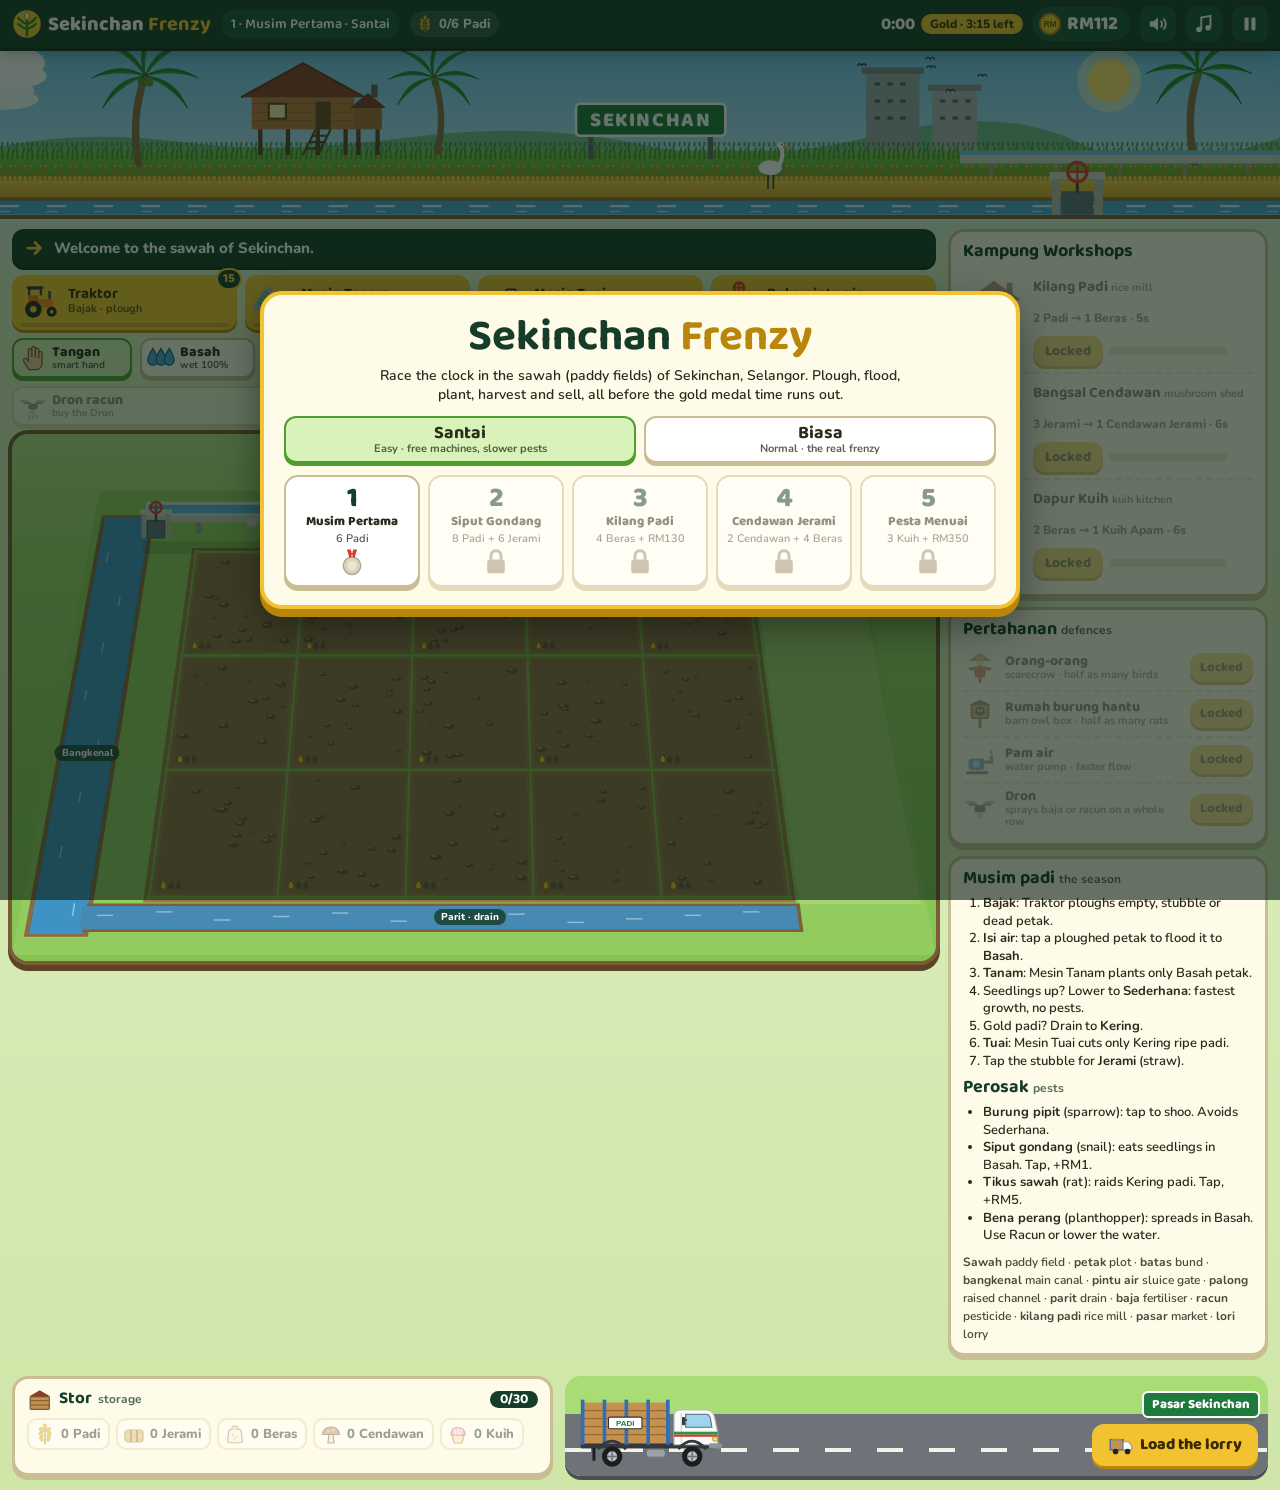
<file: index.html>
<!doctype html>
<html lang="en">
<head>
<meta charset="utf-8">
<meta name="viewport" content="width=device-width, initial-scale=1, viewport-fit=cover">
<meta name="theme-color" content="#163d29">
<title>Sekinchan Frenzy</title>
<meta name="description" content="A fast paddy-farming time-management game set in the sawah of Sekinchan, Selangor.">
<link rel="preconnect" href="https://fonts.googleapis.com">
<link rel="preconnect" href="https://fonts.gstatic.com" crossorigin>
<link href="https://fonts.googleapis.com/css2?family=Baloo+2:wght@600;800&family=Nunito:wght@600;700;800&display=swap" rel="stylesheet">
<link rel="stylesheet" href="style.css">
</head>
<body>

<header id="hud">
  <div class="brand"><i data-ic="logo"></i><span>Sekinchan <b>Frenzy</b></span></div>
  <div id="lvlName" class="lvl"></div>
  <div id="goals" class="goals" aria-label="Level goals"></div>
  <div class="timer"><span id="tClock">0:00</span><span id="medalPill" class="pill pgold">Gold</span></div>
  <div class="money" aria-label="Money"><i data-ic="coin"></i><span id="money">RM0</span></div>
  <button id="bSnd" class="ib" aria-pressed="true" aria-label="Sound effects" title="Sound"><i data-ic="sound"></i></button>
  <button id="bMus" class="ib" aria-pressed="true" aria-label="Music" title="Music"><i data-ic="music"></i></button>
  <button id="bPause" class="ib" aria-label="Pause" title="Pause"><i data-ic="pause"></i></button>
</header>

<section id="banner" aria-hidden="true">
<svg viewBox="0 0 1200 160" preserveAspectRatio="xMidYMax slice" xmlns="http://www.w3.org/2000/svg">
  <defs>
    <linearGradient id="sky" x1="0" y1="0" x2="0" y2="1"><stop offset="0" stop-color="#6ec3f0"/><stop offset="1" stop-color="#d9f1fb"/></linearGradient>
    <linearGradient id="pgreen" x1="0" y1="0" x2="0" y2="1"><stop offset="0" stop-color="#7cc64a"/><stop offset="1" stop-color="#4f9e2f"/></linearGradient>
    <linearGradient id="pgold" x1="0" y1="0" x2="0" y2="1"><stop offset="0" stop-color="#f1cf4d"/><stop offset="1" stop-color="#d1a022"/></linearGradient>
    <pattern id="blG" width="14" height="16" patternUnits="userSpaceOnUse"><path d="M2 16 Q3 6 1 0 M7 16 Q7 5 9 1 M12 16 Q11 7 13 2" stroke="#3f8a26" stroke-width="1.6" fill="none"/></pattern>
    <pattern id="blY" width="14" height="16" patternUnits="userSpaceOnUse"><path d="M2 16 Q3 6 0 1 M7 16 Q8 5 10 1 M12 16 Q11 7 14 3" stroke="#b98a12" stroke-width="1.6" fill="none"/><circle cx="0.5" cy="2" r="1.3" fill="#f7dc6a"/><circle cx="10" cy="2" r="1.3" fill="#f7dc6a"/></pattern>
    <g id="frond"><path d="M0 0 Q24 -16 50 2 Q26 -6 0 0Z" fill="#2f8f3a"/><path d="M0 0 Q24 -12 50 2" stroke="#1d6b2a" stroke-width="1" fill="none"/></g>
    <g id="swift"><path d="M-4 0 Q-2 -3 0 0 Q2 -3 4 0" stroke="#263238" stroke-width="1.3" fill="none" stroke-linecap="round"/></g>
  </defs>
  <rect width="1200" height="160" fill="url(#sky)"/>
  <circle cx="1040" cy="34" r="30" fill="#fff6c4" opacity=".55"/><circle cx="1040" cy="34" r="20" fill="#ffe36b"/>
  <g class="cloud c1" fill="#fff"><ellipse cx="0" cy="30" rx="44" ry="13"/><ellipse cx="-22" cy="22" rx="22" ry="12"/><ellipse cx="16" cy="18" rx="26" ry="15"/></g>
  <g class="cloud c2" fill="#fff" opacity=".9"><ellipse cx="0" cy="52" rx="36" ry="10"/><ellipse cx="12" cy="44" rx="20" ry="11"/></g>
  <g class="cloud c3" fill="#fff" opacity=".85"><ellipse cx="0" cy="20" rx="30" ry="9"/><ellipse cx="-10" cy="14" rx="16" ry="9"/></g>
  <path d="M0 96 Q80 80 170 92 T380 88 T600 94 T820 86 T1010 92 T1200 88 V110 H0Z" fill="#5fae6a" opacity=".75"/>
  <!-- rumah burung walet -->
  <g>
    <rect x="812" y="26" width="50" height="76" fill="#9aa3a8"/><rect x="808" y="22" width="58" height="6" fill="#7b858b"/>
    <g fill="#4d575c"><rect x="820" y="36" width="5" height="3"/><rect x="832" y="36" width="5" height="3"/><rect x="844" y="36" width="5" height="3"/><rect x="820" y="52" width="5" height="3"/><rect x="832" y="52" width="5" height="3"/><rect x="844" y="52" width="5" height="3"/><rect x="820" y="68" width="5" height="3"/><rect x="832" y="68" width="5" height="3"/><rect x="844" y="68" width="5" height="3"/></g>
    <rect x="874" y="42" width="42" height="60" fill="#aab2b6"/><rect x="870" y="38" width="50" height="6" fill="#868f95"/>
    <g fill="#566065"><rect x="881" y="52" width="5" height="3"/><rect x="893" y="52" width="5" height="3"/><rect x="905" y="52" width="5" height="3"/><rect x="881" y="68" width="5" height="3"/><rect x="893" y="68" width="5" height="3"/><rect x="905" y="68" width="5" height="3"/></g>
    <g class="orbit o1"><use href="#swift" x="34"/><use href="#swift" x="-30" y="6"/><use href="#swift" x="6" y="-16"/></g>
    <g class="orbit o2"><use href="#swift" x="26"/><use href="#swift" x="-22" y="-8"/><use href="#swift" x="-4" y="14"/></g>
  </g>
  <!-- back paddy -->
  <rect y="100" width="1200" height="30" fill="url(#pgreen)"/>
  <g class="sway"><rect x="-20" y="92" width="1240" height="16" fill="url(#blG)"/></g>
  <!-- rumah kampung -->
  <g transform="translate(236 0)">
    <g stroke="#5b3d24" stroke-width="4"><path d="M8 78V104M34 78V104M62 78V104M88 78V104"/></g>
    <rect x="0" y="48" width="96" height="32" fill="#b9773e"/><path d="M0 56H96M0 64H96M0 72H96" stroke="#9a5f2c" stroke-width="1"/>
    <path d="M-10 50 L48 18 L106 50Z" fill="#8a3d2a"/><path d="M-10 50 L48 18 L106 50" stroke="#6b2c1d" stroke-width="2" fill="none"/>
    <rect x="16" y="56" width="16" height="14" fill="#ffe9a8" stroke="#5b3d24" stroke-width="2"/><rect x="60" y="54" width="14" height="26" fill="#6b4526"/>
    <path d="M60 80 L48 104 M74 80 L62 104 M57 86H71 M54 92H68 M51 98H65" stroke="#5b3d24" stroke-width="2"/>
    <rect x="96" y="58" width="26" height="22" fill="#a86a36"/><path d="M92 60 L109 46 L126 60Z" fill="#7a3524"/><rect x="112" y="38" width="6" height="12" fill="#6b5a4a"/>
    <path d="M100 80V104M118 80V104" stroke="#5b3d24" stroke-width="4"/>
    <g fill="#f4f4f4"><circle class="smoke s1" cx="115" cy="34" r="5"/><circle class="smoke s2" cx="115" cy="34" r="5"/><circle class="smoke s3" cx="115" cy="34" r="5"/></g>
  </g>
  <!-- coconut trees -->
  <g transform="translate(130 0)"><path d="M0 112 Q-8 70 6 30" stroke="#8a6a44" stroke-width="7" fill="none" stroke-linecap="round"/><g transform="translate(6 30)"><g class="fronds"><use href="#frond"/><use href="#frond" transform="rotate(-40)"/><use href="#frond" transform="rotate(35)"/><use href="#frond" transform="scale(-1 1)"/><use href="#frond" transform="scale(-1 1) rotate(-40)"/><use href="#frond" transform="scale(-1 1) rotate(35)"/><use href="#frond" transform="rotate(-80)"/><circle cx="-3" cy="5" r="4" fill="#5b7a2a"/><circle cx="4" cy="6" r="4" fill="#6a8a30"/></g></g></g>
  <g transform="translate(410 6) scale(.85)"><path d="M0 112 Q10 70 -4 30" stroke="#8a6a44" stroke-width="7" fill="none" stroke-linecap="round"/><g transform="translate(-4 30)"><g class="fronds f2"><use href="#frond"/><use href="#frond" transform="rotate(-40)"/><use href="#frond" transform="rotate(35)"/><use href="#frond" transform="scale(-1 1)"/><use href="#frond" transform="scale(-1 1) rotate(-40)"/><use href="#frond" transform="scale(-1 1) rotate(35)"/><use href="#frond" transform="rotate(-80)"/><circle cx="2" cy="6" r="4" fill="#5b7a2a"/></g></g></g>
  <g transform="translate(1120 -4)"><path d="M0 116 Q-10 70 4 30" stroke="#8a6a44" stroke-width="7" fill="none" stroke-linecap="round"/><g transform="translate(4 30)"><g class="fronds f3"><use href="#frond"/><use href="#frond" transform="rotate(-40)"/><use href="#frond" transform="rotate(35)"/><use href="#frond" transform="scale(-1 1)"/><use href="#frond" transform="scale(-1 1) rotate(-40)"/><use href="#frond" transform="scale(-1 1) rotate(35)"/><use href="#frond" transform="rotate(-80)"/><circle cx="-2" cy="6" r="4" fill="#6a8a30"/></g></g></g>
  <!-- signboard -->
  <g transform="translate(540 0)"><path d="M14 84V108M126 84V108" stroke="#5c6b62" stroke-width="5"/><rect x="0" y="56" width="140" height="30" rx="4" fill="#1e7a3c" stroke="#fff" stroke-width="2.5"/><text x="70" y="77" text-anchor="middle" font-family="'Baloo 2',Verdana,sans-serif" font-weight="800" font-size="19" fill="#fff" letter-spacing="1.5">SEKINCHAN</text></g>
  <!-- palong -->
  <g><path d="M930 110V128M990 110V128M1050 110V128M1110 110V128M1170 110V128" stroke="#9c9c94" stroke-width="5"/><rect x="900" y="100" width="300" height="12" fill="#cfcfc6"/><rect x="900" y="100" width="300" height="4" fill="#6fc0e6"/></g>
  <!-- front paddy -->
  <rect y="124" width="1200" height="22" fill="url(#pgold)"/>
  <g class="sway sw2"><rect x="-20" y="114" width="1240" height="16" fill="url(#blY)"/></g>
  <!-- bangau -->
  <g transform="translate(720 96)"><path d="M0 26V40M5 26V40" stroke="#3a3a3a" stroke-width="1.6"/><ellipse cx="2" cy="20" rx="11" ry="7" fill="#fff"/><path d="M10 18 Q16 8 12 0" stroke="#fff" stroke-width="4" fill="none" stroke-linecap="round"/><circle cx="12" cy="-1" r="3.4" fill="#fff"/><path d="M14 -1 L24 1 L14 2Z" fill="#f2b233"/><circle cx="13" cy="-2" r=".8" fill="#222"/></g>
  <!-- tali air + pintu air -->
  <rect y="144" width="1200" height="16" fill="#4aa3d6"/><rect y="144" width="1200" height="3" fill="#8a6b42"/>
  <path class="flow" d="M0 152H1200" stroke="#d6f0fb" stroke-width="2" stroke-dasharray="18 26" fill="none"/>
  <path class="flow fl2" d="M0 157H1200" stroke="#a9dcf5" stroke-width="1.5" stroke-dasharray="10 34" fill="none"/>
  <g transform="translate(990 118)"><rect x="-4" y="6" width="8" height="38" fill="#b9b9b0"/><rect x="36" y="6" width="8" height="38" fill="#b9b9b0"/><rect x="-6" y="2" width="52" height="7" fill="#d2d2c9"/><rect x="5" y="20" width="30" height="22" fill="#5d6f7a"/><path d="M20 9V22" stroke="#444" stroke-width="3"/><g class="gwheel"><circle cx="20" cy="2" r="9" fill="none" stroke="#d93a2b" stroke-width="3"/><path d="M11 2H29M20 -7V11" stroke="#d93a2b" stroke-width="2"/></g></g>
</svg>
</section>

<main id="main">
  <section id="fieldCol">
    <div id="guide" role="status" aria-live="polite"><i data-ic="point"></i><span id="guideTxt">Welcome to the sawah.</span></div>
    <div id="ctrl">
      <div id="machines" class="row">
        <button class="mbtn" id="mTraktor" data-m="traktor"><i data-ic="traktor"></i><span class="ml"><b data-short="Traktor">Traktor</b><small>Bajak · plough</small></span><span class="badge" hidden>0</span><span class="mbar"><i></i></span><span class="mst"></span></button>
        <button class="mbtn" id="mTanam" data-m="tanam"><i data-ic="tanam"></i><span class="ml"><b data-short="Tanam">Mesin Tanam</b><small>Tanam · transplant</small></span><span class="badge" hidden>0</span><span class="mbar"><i></i></span><span class="mst"></span></button>
        <button class="mbtn" id="mTuai" data-m="tuai"><i data-ic="tuai"></i><span class="ml"><b data-short="Tuai">Mesin Tuai</b><small>Tuai · harvest</small></span><span class="badge" hidden>0</span><span class="mbar"><i></i></span><span class="mst"></span></button>
        <button class="mbtn gate" id="gateBtn" aria-pressed="false"><i data-ic="gate"></i><span class="ml"><b data-short="Buka">Buka pintu air</b><small>Open sluice gate</small></span></button>
      </div>
      <div id="tools" class="row" role="group" aria-label="Tools">
        <button class="tool" data-tool="tangan" aria-pressed="true"><i data-ic="hand"></i><span>Tangan<small>smart hand</small></span></button>
        <button class="tool" data-tool="basah" aria-pressed="false"><i data-ic="drop3"></i><span>Basah<small>wet 100%</small></span></button>
        <button class="tool" data-tool="sederhana" aria-pressed="false"><i data-ic="drop2"></i><span>Sederhana<small>medium 50%</small></span></button>
        <button class="tool" data-tool="kering" aria-pressed="false"><i data-ic="drop1"></i><span>Kering<small>dry 0%</small></span></button>
        <button class="tool" data-tool="baja" aria-pressed="false"><i data-ic="baja"></i><span>Baja<small>fertiliser RM3</small></span></button>
        <button class="tool" data-tool="racun" aria-pressed="false"><i data-ic="racun"></i><span>Racun<small>pesticide RM3</small></span></button>
        <button class="tool dr" id="drBaja" data-drone="baja" disabled><i data-ic="drone"></i><span>Dron baja<small>RM2/petak</small></span></button>
        <button class="tool dr" id="drRacun" data-drone="racun" disabled><i data-ic="drone"></i><span>Dron racun<small>RM2/petak</small></span></button>
      </div>
    </div>
    <div id="stage" aria-label="The sawah: 15 petak">
      <canvas id="cv"></canvas>
      <div id="persp"><div id="plane"><i class="mk" style="left:0;top:0"></i><i class="mk" style="left:100%;top:0"></i><i class="mk" style="left:100%;top:100%"></i><i class="mk" style="left:0;top:100%"></i></div></div>
      <div id="ov"></div>
    </div>
  </section>

  <aside id="side">
    <section class="panel" id="workshops"><h2>Kampung Workshops</h2><div id="bcards"></div></section>
    <section class="panel" id="guardsP"><h2>Pertahanan <small>defences</small></h2><div id="gcards"></div></section>
    <section class="panel notes">
      <h2>Musim padi <small>the season</small></h2>
      <ol>
        <li><b>Bajak</b>: Traktor ploughs empty, stubble or dead petak.</li>
        <li><b>Isi air</b>: tap a ploughed petak to flood it to <b>Basah</b>.</li>
        <li><b>Tanam</b>: Mesin Tanam plants only Basah petak.</li>
        <li>Seedlings up? Lower to <b>Sederhana</b>: fastest growth, no pests.</li>
        <li>Gold padi? Drain to <b>Kering</b>.</li>
        <li><b>Tuai</b>: Mesin Tuai cuts only Kering ripe padi.</li>
        <li>Tap the stubble for <b>Jerami</b> (straw).</li>
      </ol>
      <h2>Perosak <small>pests</small></h2>
      <ul>
        <li><b>Burung pipit</b> (sparrow): tap to shoo. Avoids Sederhana.</li>
        <li><b>Siput gondang</b> (snail): eats seedlings in Basah. Tap, +RM1.</li>
        <li><b>Tikus sawah</b> (rat): raids Kering padi. Tap, +RM5.</li>
        <li><b>Bena perang</b> (planthopper): spreads in Basah. Use Racun or lower the water.</li>
      </ul>
      <p class="gloss"><b>Sawah</b> paddy field · <b>petak</b> plot · <b>batas</b> bund · <b>bangkenal</b> main canal · <b>pintu air</b> sluice gate · <b>palong</b> raised channel · <b>parit</b> drain · <b>baja</b> fertiliser · <b>racun</b> pesticide · <b>kilang padi</b> rice mill · <b>pasar</b> market · <b>lori</b> lorry</p>
    </section>
  </aside>
</main>

<footer id="bottom">
  <div id="stor"><h3><i data-ic="stor"></i>Stor <small>storage</small> <span id="storCap">0/30</span></h3><div id="storChips"></div></div>
  <div id="road">
    <div id="pasar"><span>Pasar Sekinchan</span></div>
    <div id="lorry">
      <svg viewBox="0 0 206 112" xmlns="http://www.w3.org/2000/svg">
        <g class="puffs" fill="#9aa0a0"><circle cx="4" cy="84" r="4"/><circle cx="4" cy="84" r="4"/><circle cx="4" cy="84" r="4"/></g>
        <g id="heap"><path d="M12 22 Q28 4 52 8 Q70 -4 92 6 Q112 2 126 22Z" fill="#e9b824"/><path d="M20 18 Q40 6 60 12 Q80 2 100 10 Q112 8 120 18" stroke="#f7dc6a" stroke-width="3" fill="none" stroke-linecap="round" stroke-dasharray="2 5"/><path d="M30 12 Q60 2 96 9" stroke="#c98f10" stroke-width="2" fill="none" stroke-dasharray="1.5 6" stroke-linecap="round"/></g>
        <rect x="8" y="76" width="186" height="7" fill="#33383d"/>
        <rect x="10" y="20" width="118" height="56" fill="#c4914f"/>
        <path d="M10 31H128M10 42H128M10 53H128M10 64H128" stroke="#99692f" stroke-width="1.6"/>
        <g fill="#2f6fb5"><rect x="8" y="16" width="5" height="62"/><rect x="38" y="16" width="5" height="62"/><rect x="68" y="16" width="5" height="62"/><rect x="98" y="16" width="5" height="62"/><rect x="125" y="16" width="5" height="62"/></g>
        <rect x="46" y="40" width="46" height="16" rx="2" fill="#fff" stroke="#333" stroke-width="1.5"/><text x="69" y="52.5" text-anchor="middle" font-family="Verdana,sans-serif" font-weight="900" font-size="11" fill="#1e7a3c">PADI</text>
        <path d="M136 38 Q136 30 146 30H180 Q190 30 192 42 L196 62 V78 H136Z" fill="#fbfbf7" stroke="#b9bdbd" stroke-width="1.5"/>
        <path d="M152 36H180 Q185 36 186 42 L188 54 H152Z" fill="#9fd4ee" stroke="#5b6b73" stroke-width="1.5"/>
        <path d="M146 34V76" stroke="#c9cdcd" stroke-width="1.5"/>
        <rect x="136" y="60" width="60" height="4" fill="#1e9a4a"/><rect x="136" y="64" width="60" height="3" fill="#d93a2b"/>
        <rect x="147" y="40" width="4" height="11" rx="1" fill="#33383d"/><path d="M151 44H154" stroke="#33383d" stroke-width="2"/>
        <rect x="189" y="67" width="7" height="6" rx="2" fill="#ffd95a" stroke="#a37b00" stroke-width="1"/>
        <rect x="184" y="76" width="18" height="7" rx="2" fill="#8d9499"/>
        <rect x="98" y="84" width="26" height="11" rx="4" fill="#9aa2a8" stroke="#6c7378" stroke-width="1.2"/>
        <rect x="24" y="82" width="4" height="18" fill="#1d1d1d"/>
        <path d="M32 84 Q50 62 70 84" fill="none" stroke="#33383d" stroke-width="4"/><path d="M142 84 Q160 62 180 84" fill="none" stroke="#33383d" stroke-width="4"/>
        <g class="wheel" style="transform-origin:51px 94px"><circle cx="51" cy="94" r="14" fill="#1d1d1d"/><circle cx="51" cy="94" r="7" fill="#b9bfc4"/><path d="M51 87V101M44 94H58" stroke="#6c7378" stroke-width="2"/></g>
        <g class="wheel" style="transform-origin:161px 94px"><circle cx="161" cy="94" r="14" fill="#1d1d1d"/><circle cx="161" cy="94" r="7" fill="#b9bfc4"/><path d="M161 87V101M154 94H168" stroke="#6c7378" stroke-width="2"/></g>
      </svg>
    </div>
    <button id="lorryBtn" class="gold"><i data-ic="lorry"></i><span id="lorryTxt">Load the lorry</span></button>
  </div>
</footer>

<nav id="dock" hidden aria-label="Quick actions">
  <div id="dock1">
    <button class="mbtn dk" id="dockLori"><i data-ic="lorry"></i><span class="ml"><b>Lori</b></span><span class="mst" id="dockLoriTxt">0/30</span></button>
    <button class="mbtn dk" id="dockKilang"><i data-ic="mill"></i><span class="ml"><b>Kilang</b></span></button>
  </div>
  <div id="dock2"></div>
</nav>

<div id="toasts" aria-live="polite"></div>

<div class="modal" id="menu">
  <div class="card wide">
    <h1 class="title">Sekinchan <span>Frenzy</span></h1>
    <p class="sub">Race the clock in the sawah (paddy fields) of Sekinchan, Selangor. Plough, flood, plant, harvest and sell, all before the gold medal time runs out.</p>
    <div class="seg" role="group" aria-label="Difficulty">
      <button data-diff="santai" aria-pressed="true"><b>Santai</b><small>Easy · free machines, slower pests</small></button>
      <button data-diff="biasa" aria-pressed="false"><b>Biasa</b><small>Normal · the real frenzy</small></button>
    </div>
    <div id="lvlGrid"></div>
  </div>
</div>

<div class="modal" id="intro" hidden>
  <div class="card">
    <div class="eyebrow" id="inNum">Level 1</div>
    <h2 id="inName"></h2>
    <div id="inGoals" class="goalList"></div>
    <p id="inTip" class="tip"></p>
    <div class="facts"><span><i data-ic="medal" class="mg"></i><b id="inGold"></b> gold</span><span><i data-ic="medal" class="ms"></i><b id="inSilver"></b> silver</span><span><i data-ic="coin"></i><b id="inMoney"></b> to start</span></div>
    <div class="btns"><button class="ghost" id="inBack">Levels</button><button class="gold big" id="inStart">Mula! <small>Start</small></button></div>
  </div>
</div>

<div class="modal" id="win" hidden>
  <div class="card center">
    <div id="winMedal" class="bigMedal mgold"><svg viewBox="0 0 120 150"><path d="M38 0H58L70 54H50Z" fill="#d93a2b"/><path d="M82 0H62L50 54H70Z" fill="#1e9a4a"/><circle cx="60" cy="94" r="46" class="m1"/><circle cx="60" cy="94" r="36" class="m2"/><path d="M60 68 l8 17 18 2 -13 13 3 18 -16 -9 -16 9 3 -18 -13 -13 18 -2z" class="m3"/></svg><i class="shine"></i></div>
    <h2 id="winTitle">Tahniah!</h2>
    <p id="winTxt"></p>
    <div class="btns"><button class="ghost" id="winMenu">Levels</button><button class="ghost" id="winAgain">Replay</button><button class="gold big" id="winNext">Next level</button></div>
  </div>
</div>

<div class="modal" id="pauseM" hidden>
  <div class="card center">
    <h2>Rehat sekejap <small>Paused</small></h2>
    <div class="btns col"><button class="gold big" id="paResume">Resume</button><button class="ghost" id="paRestart">Restart level</button><button class="ghost" id="paMenu">Levels</button></div>
  </div>
</div>

<div class="modal sheetWrap" id="sheet" hidden>
  <div class="card sheet">
    <h2>Load the lorry <small>Lori ke Pasar Sekinchan</small></h2>
    <div id="shRows"></div>
    <div class="shSum"><span>Load <b id="shCount">0</b>/15</span><span>Worth <b id="shVal">RM0</b></span></div>
    <div class="btns"><button class="ghost" id="shClose">Cancel</button><button class="ghost" id="shBest">Load best</button><button class="gold big" id="shSend">Hantar! <small>Send · 8s</small></button></div>
  </div>
</div>

<script src="game.js"></script>
</body>
</html>
</file>
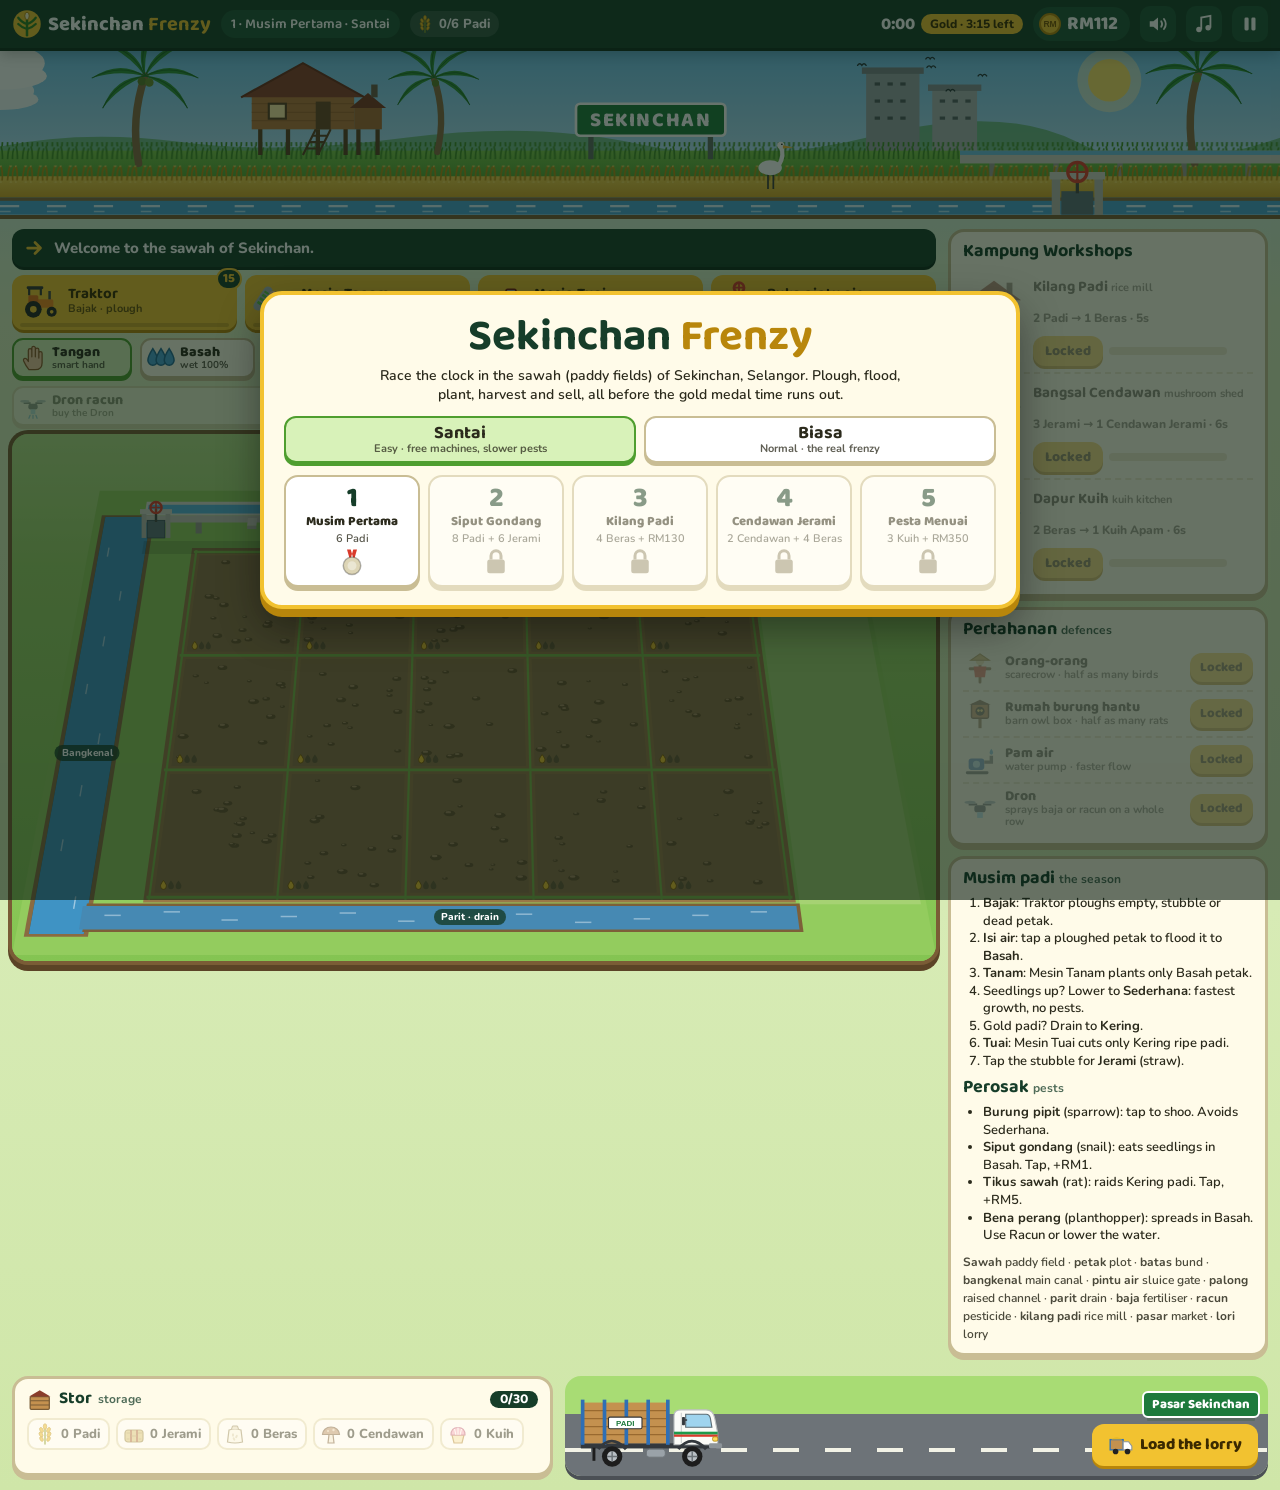
<file: sekinchan-frenzy.html>
<!doctype html>
<html lang="en">
<head>
<meta charset="utf-8">
<meta name="viewport" content="width=device-width, initial-scale=1, viewport-fit=cover">
<meta name="theme-color" content="#163d29">
<title>Sekinchan Frenzy</title>
<meta name="description" content="A fast paddy-farming time-management game set in the sawah of Sekinchan, Selangor.">
<link rel="preconnect" href="https://fonts.googleapis.com">
<link rel="preconnect" href="https://fonts.gstatic.com" crossorigin>
<link href="https://fonts.googleapis.com/css2?family=Baloo+2:wght@600;800&family=Nunito:wght@600;700;800&display=swap" rel="stylesheet">
<style>
:root{
  --hud:#163d29; --hud2:#1f5237; --gold:#f2c230; --gold-d:#b8860b; --cream:#fffbe9; --ink:#2b2a1c;
  --leaf:#4f9e2f; --meadow:#9fd46a; --earth:#8a6b42; --water:#4aa3d6; --red:#d93a2b;
  --disp:"Baloo 2","Trebuchet MS",Verdana,system-ui,sans-serif; --body:"Nunito",system-ui,-apple-system,"Segoe UI",Roboto,sans-serif;
}
*{box-sizing:border-box}
[hidden]{display:none!important}
html{-webkit-text-size-adjust:100%}
body{margin:0;font-family:var(--body);font-weight:600;color:var(--ink);background:linear-gradient(#bfe6f5 0,#dff0c2 320px,#cfe6a8);min-height:100vh;overflow-x:hidden}
button{font:inherit;color:inherit;cursor:pointer;touch-action:manipulation;-webkit-tap-highlight-color:transparent}
button:disabled{cursor:not-allowed}
:focus-visible{outline:3px solid #fff;outline-offset:2px;box-shadow:0 0 0 6px rgba(22,61,41,.85)}
h1,h2,h3{font-family:var(--disp);margin:0;line-height:1.1}
small{font-weight:700;opacity:.75}
svg.ic{width:1.5em;height:1.5em;flex:none;display:block}

/* ---------- HUD ---------- */
#hud{position:sticky;top:0;z-index:50;display:flex;align-items:center;gap:10px;padding:6px 12px;background:var(--hud);color:#fff;box-shadow:0 3px 0 #0e2a1c,0 6px 14px rgba(0,0,0,.25)}
.brand{display:flex;align-items:center;gap:6px;font-family:var(--disp);font-weight:800;font-size:20px;white-space:nowrap}
.brand b{color:var(--gold)}
.brand svg.ic{width:30px;height:30px}
.lvl{font-family:var(--disp);font-size:14px;background:var(--hud2);padding:3px 10px;border-radius:99px;white-space:nowrap}
.goals{display:flex;gap:6px;flex:1;flex-wrap:wrap;min-width:0}
.chip{display:inline-flex;align-items:center;gap:4px;background:rgba(255,255,255,.12);border-radius:99px;padding:3px 9px 3px 5px;font-weight:800;font-size:13px;white-space:nowrap}
.chip svg.ic{width:20px;height:20px}
.chip.done{background:var(--gold);color:#3b2a00}
.chip.done::after{content:"";width:10px;height:6px;border-left:3px solid #3b2a00;border-bottom:3px solid #3b2a00;transform:rotate(-45deg) translateY(-2px);margin-left:2px}
.timer{display:flex;align-items:center;gap:6px;font-family:var(--disp);font-weight:800;font-size:17px;white-space:nowrap}
.pill{font-size:12px;padding:2px 9px;border-radius:99px;font-family:var(--body);font-weight:800}
.pill.pgold{background:var(--gold);color:#3b2a00}.pill.psilver{background:#d9dee3;color:#2e3840}.pill.pbronze{background:#c98a52;color:#3b1d05}
.money{display:flex;align-items:center;gap:5px;font-family:var(--disp);font-weight:800;font-size:19px;background:var(--hud2);padding:2px 12px 2px 5px;border-radius:99px;white-space:nowrap}
.money svg.ic{width:24px;height:24px}
.money.bump{animation:bump .35s}
@keyframes bump{40%{transform:scale(1.18)}}
.ib{width:36px;height:36px;border-radius:10px;border:0;background:var(--hud2);color:#fff;display:grid;place-items:center;padding:0;flex:none}
.ib svg.ic{width:22px;height:22px}
.ib[aria-pressed=false]{opacity:.55}
.ib[aria-pressed=false] .on{display:none}
.ib[aria-pressed=true] .off{display:none}

/* ---------- banner ---------- */
#banner{aspect-ratio:1200/160;max-height:176px;overflow:hidden;border-bottom:4px solid #7a5c36}
#banner svg{width:100%;height:100%;display:block}
.cloud{animation:drift 70s linear infinite}
.cloud.c2{animation-duration:95s;animation-delay:-40s}.cloud.c3{animation-duration:120s;animation-delay:-80s}
@keyframes drift{from{transform:translateX(-80px)}to{transform:translateX(1280px)}}
.fronds{animation:frond 4s ease-in-out infinite alternate}
.fronds.f2{animation-duration:5s}.fronds.f3{animation-duration:4.4s}
@keyframes frond{from{rotate:-4deg}to{rotate:5deg}}
.sway{animation:sway 3s ease-in-out infinite alternate;transform-origin:50% 100%;transform-box:fill-box}
.sway.sw2{animation-duration:2.4s}
@keyframes sway{from{transform:skewX(-9deg)}to{transform:skewX(9deg)}}
.smoke,.sm,#lorry .puffs circle{transform-box:fill-box;transform-origin:50% 50%}
.smoke{animation:smoke 3.6s linear infinite;opacity:0}
.smoke.s2{animation-delay:1.2s}.smoke.s3{animation-delay:2.4s}
@keyframes smoke{0%{transform:translate(0,0) scale(.5);opacity:.8}100%{transform:translate(16px,-34px) scale(1.8);opacity:0}}
.orbit{transform-origin:0 0;animation:orbit 7s linear infinite}
.orbit.o1{translate:838px 14px}
.orbit.o2{translate:895px 30px;animation-duration:9s;animation-direction:reverse}
@keyframes orbit{from{transform:scaleY(.45) rotate(0)}to{transform:scaleY(.45) rotate(360deg)}}
.flow{animation:flow 1.6s linear infinite}.flow.fl2{animation-duration:2.3s}
@keyframes flow{to{stroke-dashoffset:-44}}
.gwheel{transform-origin:50% 50%;transform-box:fill-box;animation:spin 9s linear infinite}
@keyframes spin{to{transform:rotate(360deg)}}

/* ---------- main ---------- */
#main{display:grid;grid-template-columns:minmax(0,1fr) 320px;gap:12px;max-width:1380px;margin:0 auto;padding:10px 12px}
#fieldCol{min-width:0}
#guide{display:flex;align-items:center;gap:8px;background:var(--hud);color:#fff;border-radius:12px;padding:7px 12px;font-weight:800;font-size:15px;min-height:38px;box-shadow:0 3px 0 #0e2a1c}
#guide svg.ic{color:var(--gold);width:22px;height:22px}
#ctrl{margin:8px 0;display:grid;gap:8px}
.row{display:flex;gap:8px;flex-wrap:wrap}
.gold,.mbtn{background:var(--gold);color:#3b2a00;border:0;border-radius:12px;box-shadow:0 3px 0 var(--gold-d);font-family:var(--disp);font-weight:800}
.gold:active,.mbtn:active{transform:translateY(2px);box-shadow:0 1px 0 var(--gold-d)}
.gold{padding:8px 16px;font-size:16px;display:inline-flex;align-items:center;gap:6px}
.gold.big{font-size:19px;padding:9px 22px}
.gold small{font-family:var(--body);font-size:11px}
.ghost{background:#fff;border:2px solid #c9bd94;border-radius:12px;padding:7px 14px;font-family:var(--disp);font-weight:800;box-shadow:0 3px 0 #c9bd94}
.ghost:active{transform:translateY(2px);box-shadow:0 1px 0 #c9bd94}
.mbtn{position:relative;display:grid;grid-template-columns:auto 1fr;align-items:center;column-gap:8px;padding:6px 12px 9px 8px;flex:1 1 150px;min-width:0;text-align:left;font-size:15px;line-height:1.05}
.mbtn svg.ic{width:40px;height:40px;grid-row:1}
.mbtn .ml{display:flex;flex-direction:column;min-width:0}
.mbtn small{font-family:var(--body);font-size:11px}
.badge{position:absolute;top:-7px;right:-5px;min-width:22px;height:22px;border-radius:11px;background:var(--hud);color:var(--gold);font-size:13px;display:grid;place-items:center;padding:0 5px;border:2px solid var(--gold)}
.mbar{position:absolute;left:8px;right:8px;bottom:3px;height:4px;border-radius:2px;background:rgba(0,0,0,.14);overflow:hidden}
.mbar i{display:block;height:100%;width:0;background:var(--hud)}
.mst{grid-column:1/-1;font-family:var(--body);font-size:11px;font-weight:800;min-height:0;white-space:nowrap;overflow:hidden;text-overflow:ellipsis}
.mst:empty{display:none}
.mbtn.busy{background:#ffe07a}
.mbtn.gate[aria-pressed=true]{background:#8fd3f2;box-shadow:0 3px 0 #3d8fbd;color:#08324a}
.tool{display:flex;align-items:center;gap:5px;background:var(--cream);border:2px solid #c9bd94;border-radius:11px;box-shadow:0 3px 0 #c9bd94;padding:4px 9px 4px 5px;font-family:var(--disp);font-weight:800;font-size:14px;line-height:1.02;text-align:left;flex:1 1 auto;min-width:0}
.tool span{display:flex;flex-direction:column;min-width:0;white-space:nowrap}
.tool small{font-family:var(--body);font-size:10px}
.tool svg.ic{width:28px;height:28px}
.tool[aria-pressed=true]{background:#d8f2b9;border-color:var(--leaf);box-shadow:0 3px 0 var(--leaf)}
.tool:active{transform:translateY(2px);box-shadow:0 1px 0 #c9bd94}
.tool:disabled{opacity:.45}
.tool.dr.busy{background:#cfeaf8;border-color:#3d8fbd;box-shadow:0 3px 0 #3d8fbd;opacity:1}
.pulse{animation:pulse .9s ease-in-out infinite}
@keyframes pulse{0%,100%{box-shadow:0 3px 0 var(--gold-d),0 0 0 0 rgba(217,58,43,.75)}50%{box-shadow:0 3px 0 var(--gold-d),0 0 0 7px rgba(217,58,43,0)}}

/* ---------- stage ---------- */
#stage{position:relative;width:100%;min-height:120px;border-radius:16px;overflow:hidden;background:#8dc85a;box-shadow:0 0 0 4px #7a5c36,0 6px 0 4px #5b4326;touch-action:manipulation;-webkit-user-select:none;user-select:none;-webkit-touch-callout:none;cursor:pointer}
#cv{position:absolute;left:0;top:0;width:100%;height:100%;display:block}
#persp{position:absolute;left:0;right:0;bottom:6px;perspective-origin:50% 0;pointer-events:none}
#plane{position:absolute;inset:0;transform-origin:50% 100%;transform:rotateX(40deg)}
.mk{position:absolute;width:0;height:0}
.pt{position:absolute;background:none;border:0;padding:0;opacity:0;pointer-events:none;border-radius:6px}
.pt:focus-visible{opacity:1;outline:5px solid #fff;outline-offset:-5px;box-shadow:none}
#ov{position:absolute;inset:0;pointer-events:none;overflow:hidden}
.hint{position:absolute;left:0;top:0;transform:translate(-50%,-100%);font-weight:800;font-size:11px;line-height:1.1;padding:2px 7px;border-radius:99px;white-space:nowrap;background:#fff;color:#234;border:2px solid #3d8fbd;box-shadow:0 2px 0 rgba(0,0,0,.25);text-align:center}
.hint.warn{border-color:var(--red);color:#8a1509;background:#fff1ee}
.hint.ok{border-color:var(--gold-d);background:#fff6cf;color:#5a3d00}
.hint.dim{opacity:.85;border-color:#8a8f7c;color:#555}
.lab{position:absolute;left:0;top:0;transform:translate(-50%,-50%);font-weight:800;font-size:10px;color:#fff;background:rgba(22,61,41,.8);padding:1px 7px;border-radius:99px;white-space:nowrap}
.lab.inf{background:#0d5f8a}
.gateEl{position:absolute;left:0;top:0;transform:translate(-50%,-92%);background:none;border:0;padding:0;pointer-events:none}
.gateEl svg{display:block;width:100%;height:auto;overflow:visible}
.gateEl .gw{transform-origin:50% 50%;transform-box:fill-box;transition:transform .7s}
.gateEl .sh{transition:transform .7s}
.gateEl[aria-pressed=true] .gw{transform:rotate(300deg)}
.gateEl[aria-pressed=true] .sh{transform:translateY(-13px)}
.gateEl.pulseG svg{animation:bob .6s ease-in-out infinite alternate}
@keyframes bob{to{transform:translateY(-4px) scale(1.08)}}
.guard{position:absolute;left:0;top:0;transform:translate(-50%,-100%)}
.guard svg{display:block;width:100%;height:auto;overflow:visible}
.pest{position:absolute;left:0;top:0;transform:translate(-50%,-100%)}
.pest svg{display:block;width:100%;height:auto;overflow:visible}
.pest .in{animation:popin .3s ease-out both}
.pest.bird .in{animation:swoop .7s cubic-bezier(.2,.7,.3,1) both}
@keyframes swoop{from{transform:translate(-110px,-80px) rotate(-18deg);opacity:0}}
@keyframes popin{from{transform:scale(.2);opacity:0}}
.pest.bird .wg{transform-origin:14px 12px;transform-box:view-box;animation:flap .16s ease-in-out 5 alternate}
@keyframes flap{to{transform:scaleY(-.6)}}
.pest.bird .bd{transform-origin:16px 22px;transform-box:view-box;animation:peck .55s .8s ease-in-out infinite}
@keyframes peck{0%,60%,100%{transform:rotate(0)}30%{transform:rotate(22deg)}}
.pest.snail .bd{animation:crawl 1.2s ease-in-out infinite alternate}
@keyframes crawl{to{transform:translateX(3px) scaleX(1.06)}}
.pest.rat .bd{animation:scurry .35s ease-in-out infinite alternate}
@keyframes scurry{to{transform:translateX(2px) rotate(-4deg)}}
.pest.gone .in{animation:flyoff .55s ease-in forwards}
@keyframes flyoff{to{transform:translate(70px,-90px) scale(.6);opacity:0}}
.pest.caught .in{animation:caught .4s ease-in forwards}
@keyframes caught{to{transform:translateY(-26px) scale(.2);opacity:0}}
.fl{position:absolute;left:0;top:0;font-family:var(--disp);font-weight:800;font-size:16px;color:#fff;text-shadow:0 2px 0 rgba(0,0,0,.55),0 0 6px rgba(0,0,0,.35);white-space:nowrap;animation:floatUp 1.15s ease-out forwards}
.fl.neg{color:#ffd0c9}.fl.pos{color:#ffe98a}
@keyframes floatUp{from{transform:translate(-50%,-50%) scale(.6);opacity:0}15%{transform:translate(-50%,-80%) scale(1.1);opacity:1}to{transform:translate(-50%,-260%) scale(1);opacity:0}}
.droneEl{position:absolute;left:0;top:0;will-change:transform}
.droneEl svg{display:block;width:100%;height:auto;overflow:visible}
.droneEl .rt{transform-box:fill-box;transform-origin:50% 50%}
.droneEl.fly .rt{animation:rotor .09s linear infinite}
@keyframes rotor{50%{transform:scaleX(.15)}}

/* ---------- side panels ---------- */
.panel{background:var(--cream);border:3px solid #c9bd94;border-radius:16px;padding:10px 12px;margin-bottom:10px;box-shadow:0 4px 0 #c9bd94}
.panel h2{font-size:18px;color:var(--hud);margin-bottom:6px}
.panel h2 small{font-family:var(--body);font-size:12px}
.bcard{display:grid;grid-template-columns:62px 1fr;gap:4px 8px;align-items:center;padding:6px 0;border-top:2px dashed #e2d8b4}
.bcard:first-child{border-top:0}
.bcard .house{grid-row:1/3;width:62px}
.bcard .house svg{display:block;width:100%;height:auto;overflow:visible}
.bcard .house .sm{opacity:0}
.bcard.work .house .sm{animation:smoke 1.8s linear infinite}
.bcard.work .house .sm.b{animation-delay:.6s}.bcard.work .house .sm.c{animation-delay:1.2s}
.bcard h3{font-size:15px}
.bcard h3 small{font-family:var(--body);font-size:11px}
.bcard .rec{font-size:12px;font-weight:800;opacity:.8}
.bcard .act{grid-column:2;display:flex;align-items:center;gap:6px}
.bcard .act button{padding:4px 12px;font-size:14px}
.bcard .bbar{flex:1;height:8px;border-radius:4px;background:#e2d8b4;overflow:hidden}
.bcard .bbar i{display:block;height:100%;width:0;background:var(--leaf)}
.bcard .q{font-size:12px;font-weight:800;min-width:20px}
.bcard.locked{opacity:.5}
.gcard{display:flex;align-items:center;gap:8px;padding:5px 0;border-top:2px dashed #e2d8b4}
.gcard:first-child{border-top:0}
.gcard svg.ic{width:34px;height:34px}
.gcard div{flex:1;min-width:0;font-family:var(--disp);font-weight:800;font-size:14px;line-height:1.1}
.gcard small{display:block;font-family:var(--body);font-size:11px}
.gcard button{padding:4px 10px;font-size:13px}
.gcard.own button{background:#d8f2b9;box-shadow:none;color:#245c11}
.gcard.locked{opacity:.45}
.notes ol,.notes ul{margin:0 0 8px;padding-left:20px;font-size:13px;line-height:1.35}
.notes .gloss{font-size:12px;margin:0;line-height:1.5;opacity:.85}

/* ---------- bottom ---------- */
#bottom{display:grid;grid-template-columns:minmax(0,1fr) minmax(0,1.3fr);gap:12px;max-width:1380px;margin:0 auto;padding:0 12px 14px}
#stor{background:var(--cream);border:3px solid #c9bd94;border-radius:16px;padding:8px 12px;box-shadow:0 4px 0 #c9bd94}
#stor h3{display:flex;align-items:center;gap:6px;font-size:17px;color:var(--hud)}
#stor h3 small{font-family:var(--body);font-size:12px}
#storCap{margin-left:auto;background:var(--hud);color:#fff;border-radius:99px;padding:1px 10px;font-size:14px}
#storCap.full{background:var(--red)}
#storChips{display:flex;gap:6px;flex-wrap:wrap;margin-top:6px}
.sc{display:inline-flex;align-items:center;gap:4px;background:#fff;border:2px solid #e2d8b4;border-radius:10px;padding:2px 8px 2px 4px;font-weight:800;font-size:13px}
.sc svg.ic{width:24px;height:24px}
.sc.zero{opacity:.45}
#road{position:relative;height:100px;border-radius:16px;overflow:hidden;background:linear-gradient(#a8dc74 0 38%,#6d7378 38% 100%);box-shadow:0 4px 0 #4b5055}
#road::after{content:"";position:absolute;left:0;right:0;top:72%;height:4px;background:repeating-linear-gradient(90deg,#f2f2e6 0 26px,transparent 26px 52px)}
#pasar{position:absolute;right:8px;top:4px;height:38%;display:flex;align-items:flex-end}
#pasar span{background:#1e7a3c;color:#fff;border:2px solid #fff;border-radius:6px;font-family:var(--disp);font-weight:800;font-size:13px;padding:1px 8px;box-shadow:0 8px 0 -5px #5c6b62}
#lorry{position:absolute;left:0;bottom:6px;width:150px;z-index:1;will-change:transform}
#lorry svg{display:block;width:100%;height:auto;overflow:visible}
#lorry #heap{opacity:0;transition:opacity .2s}
#lorry.loaded #heap{opacity:1}
#lorry .puffs circle{opacity:0}
#lorry.moving svg{animation:bounce .28s ease-in-out infinite alternate}
#lorry.moving .wheel{animation:spin .5s linear infinite}
#lorry.moving .puffs circle{animation:puff .9s linear infinite}
#lorry.moving .puffs circle:nth-child(2){animation-delay:.3s}#lorry.moving .puffs circle:nth-child(3){animation-delay:.6s}
@keyframes bounce{to{transform:translateY(-2px)}}
@keyframes puff{0%{transform:translate(0,0) scale(.6);opacity:.8}100%{transform:translate(-22px,-16px) scale(2);opacity:0}}
#lorryBtn{position:absolute;right:10px;bottom:10px;z-index:2}
#lorryBtn svg.ic{width:26px;height:26px}

/* ---------- toasts / modals ---------- */
#toasts{position:fixed;left:50%;bottom:calc(16px + var(--dockh,0px));transform:translateX(-50%);z-index:90;display:flex;flex-direction:column;gap:6px;align-items:center;pointer-events:none;width:min(94vw,520px)}
.toast{background:var(--hud);color:#fff;border-radius:12px;padding:8px 14px;font-weight:800;font-size:14px;box-shadow:0 4px 12px rgba(0,0,0,.3);animation:toast 3.2s forwards;text-align:center}
.toast.warn{background:#8a1509}
@keyframes toast{0%{transform:translateY(12px);opacity:0}8%,85%{transform:none;opacity:1}100%{opacity:0}}
.modal{position:fixed;inset:0;z-index:100;display:grid;place-items:center;background:rgba(10,30,18,.62);padding:12px;overflow:auto}
.card{background:var(--cream);border:4px solid var(--gold);border-radius:22px;padding:18px 20px;width:min(100%,460px);box-shadow:0 8px 0 var(--gold-d),0 18px 40px rgba(0,0,0,.4);animation:cardin .28s ease-out}
@keyframes cardin{from{transform:translateY(18px) scale(.96);opacity:0}}
.card.wide{width:min(100%,760px)}
.card.center{text-align:center}
.card h2{font-size:26px;color:var(--hud)}
.card h2 small{font-family:var(--body);font-size:13px;display:block}
.title{font-size:44px;color:var(--hud);text-align:center}
.title span{color:var(--gold-d)}
.sub{text-align:center;margin:4px auto 12px;max-width:520px;font-size:14px}
.seg{display:grid;grid-template-columns:1fr 1fr;gap:8px;margin-bottom:12px}
.seg button{background:#fff;border:2px solid #c9bd94;border-radius:12px;padding:6px 10px;font-family:var(--disp);font-size:18px;box-shadow:0 3px 0 #c9bd94;line-height:1.1}
.seg button small{display:block;font-family:var(--body);font-size:11px}
.seg button[aria-pressed=true]{background:#d8f2b9;border-color:var(--leaf);box-shadow:0 3px 0 var(--leaf)}
#lvlGrid{display:grid;grid-template-columns:repeat(5,1fr);gap:8px}
.lv{background:#fff;border:2px solid #c9bd94;border-radius:14px;box-shadow:0 4px 0 #c9bd94;padding:8px 6px;text-align:center;font-family:var(--disp);display:flex;flex-direction:column;align-items:center;gap:2px;min-width:0}
.lv:not(:disabled):hover{background:#fff6cf}
.lv:active{transform:translateY(2px);box-shadow:0 2px 0 #c9bd94}
.lv .n{font-size:28px;font-weight:800;color:var(--hud);line-height:1}
.lv .t{font-size:13px;font-weight:800;line-height:1.1}
.lv .g{font-family:var(--body);font-size:11px;opacity:.8;line-height:1.2}
.lv svg.ic{width:30px;height:30px}
.lv:disabled{opacity:.5}
.mg{color:#f2c230}.ms{color:#c3cad0}.mb{color:#c98a52}.mn{color:#ddd5b6}
.eyebrow{font-weight:800;font-size:12px;letter-spacing:.08em;text-transform:uppercase;color:var(--gold-d)}
.goalList{display:flex;gap:6px;flex-wrap:wrap;margin:10px 0}
.goalList .chip{background:var(--hud);color:#fff;font-size:15px;padding:4px 12px 4px 6px}
.goalList .chip svg.ic{width:24px;height:24px}
.tip{background:#fff;border-left:5px solid var(--leaf);border-radius:8px;padding:8px 10px;margin:0 0 10px;font-size:14px;line-height:1.35}
.facts{display:flex;gap:12px;flex-wrap:wrap;font-size:13px;margin-bottom:14px}
.facts span{display:inline-flex;align-items:center;gap:4px}
.facts svg.ic{width:22px;height:22px}
.btns{display:flex;gap:8px;justify-content:flex-end;flex-wrap:wrap;align-items:center}
.card.center .btns{justify-content:center}
.btns.col{flex-direction:column;align-items:stretch;margin-top:12px}
.btns.col button{justify-content:center}
.bigMedal{position:relative;width:130px;margin:0 auto 6px;animation:medal .9s cubic-bezier(.2,1.5,.4,1) both}
.bigMedal svg{display:block;width:100%;height:auto}
@keyframes medal{from{transform:translateY(-120px) rotate(-200deg) scale(.2);opacity:0}}
.bigMedal .shine{position:absolute;left:50%;top:63%;width:190px;height:190px;margin:-95px;border-radius:50%;background:repeating-conic-gradient(rgba(242,194,48,.45) 0 10deg,transparent 10deg 20deg);z-index:-1;animation:spin 12s linear infinite;-webkit-mask:radial-gradient(#000 30%,transparent 70%);mask:radial-gradient(#000 30%,transparent 70%)}
.bigMedal.mgold .m1{fill:#b8860b}.bigMedal.mgold .m2{fill:#f2c230}.bigMedal.mgold .m3{fill:#fff3b0}
.bigMedal.msilver .m1{fill:#7f8a93}.bigMedal.msilver .m2{fill:#d9dee3}.bigMedal.msilver .m3{fill:#fff}
.bigMedal.mbronze .m1{fill:#7a4a1e}.bigMedal.mbronze .m2{fill:#c98a52}.bigMedal.mbronze .m3{fill:#f2cfa8}
#win .card{overflow:hidden;position:relative;z-index:0}
.shRow{display:grid;grid-template-columns:30px 1fr auto;align-items:center;gap:8px;padding:5px 0;border-top:2px dashed #e2d8b4;font-weight:800}
.shRow svg.ic{width:28px;height:28px}
.shRow small{display:block;font-size:11px}
.shRow .pm{display:flex;align-items:center;gap:6px}
.shRow .pm button{width:36px;height:36px;border-radius:10px;border:0;background:var(--gold);box-shadow:0 3px 0 var(--gold-d);font-family:var(--disp);font-weight:800;font-size:20px;line-height:1}
.shRow .pm button:disabled{opacity:.35}
.shRow .pm b{min-width:22px;text-align:center;font-size:17px}
.shSum{display:flex;justify-content:space-between;font-size:15px;margin:10px 0;padding-top:8px;border-top:3px solid #c9bd94}

/* ---------- dock (mobile) ---------- */
#dock{position:fixed;left:0;right:0;bottom:0;z-index:60;background:var(--hud);padding:6px 6px calc(6px + env(safe-area-inset-bottom));padding-left:calc(6px + env(safe-area-inset-left));padding-right:calc(6px + env(safe-area-inset-right));box-shadow:0 -3px 0 #0e2a1c;display:grid;gap:6px}
#dock1{display:grid;grid-template-columns:repeat(6,minmax(0,1fr));gap:5px}
#dock2{display:flex;gap:5px;overflow-x:auto;scrollbar-width:none;-webkit-overflow-scrolling:touch;padding-bottom:1px}
#dock2::-webkit-scrollbar{display:none}
#dock .mbtn{display:flex;flex-direction:column;align-items:center;gap:0;padding:4px 2px 8px;font-size:11px;text-align:center;flex:none;min-height:54px}
#dock .mbtn svg.ic{width:30px;height:30px}
#dock .mbtn small{display:none}
#dock .mbtn b{font-size:0}
#dock .mbtn b::after{content:attr(data-short);font-size:11px}
#dock .mbtn.dk b{font-size:11px}#dock .mbtn.dk b::after{content:none}
#dock .mbtn .mst{font-size:9px;line-height:1;max-width:100%}
#dock .mbtn:not(.dk) .mst{display:none}
#dock .mbar{left:5px;right:5px}
#dock .tool{flex:0 0 auto;padding:3px 8px 3px 4px;font-size:12px}
#dock .tool svg.ic{width:24px;height:24px}
#dock .tool small{font-size:9px}

@media (max-width:1000px){
  #main{grid-template-columns:1fr}
  #side{display:grid;grid-template-columns:1fr 1fr;gap:10px}
  #side .notes{grid-column:1/-1}
}
@media (max-width:600px){
  #hud{display:grid;grid-template-columns:minmax(0,1fr) auto auto auto auto;gap:5px 6px;padding:5px 8px}
  .brand{font-size:15px;overflow:hidden;min-width:0}.brand svg.ic{width:22px;height:22px}
  .lvl{display:none}
  .goals{grid-row:2;grid-column:1/2;flex-wrap:nowrap;overflow:hidden;gap:4px}
  .chip{font-size:11px;padding:2px 6px 2px 3px}.chip svg.ic{width:16px;height:16px}
  .timer{grid-row:2;grid-column:2/-1;justify-self:end;font-size:14px;gap:4px}
  .pill{font-size:10px;padding:1px 6px}
  .money{font-size:15px;padding:1px 8px 1px 3px}.money svg.ic{width:20px;height:20px}
  .ib{width:32px;height:32px}
  #banner{display:none}
  #main{padding:6px;gap:8px}
  #guide{font-size:12.5px;padding:5px 9px;min-height:44px;line-height:1.2}
  #ctrl{display:none}
  #stage{border-radius:12px;margin-top:6px}
  #side{grid-template-columns:1fr}
  .hint{font-size:8.5px;padding:1px 3px;border-width:1.5px;white-space:normal;width:max-content;max-width:64px;border-radius:8px}
  .lab{font-size:8px;padding:0 4px}
  #bottom{grid-template-columns:1fr;padding:0 6px 10px;gap:8px}
  #lvlGrid{grid-template-columns:repeat(2,1fr)}
  .title{font-size:32px}
  .card{padding:14px}
  .sheetWrap{place-items:end center;padding:0 0 var(--dockh,0px)}
  .sheet{border-radius:22px 22px 0 0;width:100%;box-shadow:0 -6px 30px rgba(0,0,0,.4)}
  .fl{font-size:13px}
}
@media (prefers-reduced-motion:reduce){
  .cloud,.fronds,.sway,.smoke,.orbit,.flow,.gwheel,.pulse,.bigMedal,.bigMedal .shine,.card,#lorry.moving svg,.pest .bd,.pest .wg{animation:none!important}
  .gateEl .gw,.gateEl .sh{transition:none}
}
</style>
</head>
<body>

<header id="hud">
  <div class="brand"><i data-ic="logo"></i><span>Sekinchan <b>Frenzy</b></span></div>
  <div id="lvlName" class="lvl"></div>
  <div id="goals" class="goals" aria-label="Level goals"></div>
  <div class="timer"><span id="tClock">0:00</span><span id="medalPill" class="pill pgold">Gold</span></div>
  <div class="money" aria-label="Money"><i data-ic="coin"></i><span id="money">RM0</span></div>
  <button id="bSnd" class="ib" aria-pressed="true" aria-label="Sound effects" title="Sound"><i data-ic="sound"></i></button>
  <button id="bMus" class="ib" aria-pressed="true" aria-label="Music" title="Music"><i data-ic="music"></i></button>
  <button id="bPause" class="ib" aria-label="Pause" title="Pause"><i data-ic="pause"></i></button>
</header>

<section id="banner" aria-hidden="true">
<svg viewBox="0 0 1200 160" preserveAspectRatio="xMidYMax slice" xmlns="http://www.w3.org/2000/svg">
  <defs>
    <linearGradient id="sky" x1="0" y1="0" x2="0" y2="1"><stop offset="0" stop-color="#6ec3f0"/><stop offset="1" stop-color="#d9f1fb"/></linearGradient>
    <linearGradient id="pgreen" x1="0" y1="0" x2="0" y2="1"><stop offset="0" stop-color="#7cc64a"/><stop offset="1" stop-color="#4f9e2f"/></linearGradient>
    <linearGradient id="pgold" x1="0" y1="0" x2="0" y2="1"><stop offset="0" stop-color="#f1cf4d"/><stop offset="1" stop-color="#d1a022"/></linearGradient>
    <pattern id="blG" width="14" height="16" patternUnits="userSpaceOnUse"><path d="M2 16 Q3 6 1 0 M7 16 Q7 5 9 1 M12 16 Q11 7 13 2" stroke="#3f8a26" stroke-width="1.6" fill="none"/></pattern>
    <pattern id="blY" width="14" height="16" patternUnits="userSpaceOnUse"><path d="M2 16 Q3 6 0 1 M7 16 Q8 5 10 1 M12 16 Q11 7 14 3" stroke="#b98a12" stroke-width="1.6" fill="none"/><circle cx="0.5" cy="2" r="1.3" fill="#f7dc6a"/><circle cx="10" cy="2" r="1.3" fill="#f7dc6a"/></pattern>
    <g id="frond"><path d="M0 0 Q24 -16 50 2 Q26 -6 0 0Z" fill="#2f8f3a"/><path d="M0 0 Q24 -12 50 2" stroke="#1d6b2a" stroke-width="1" fill="none"/></g>
    <g id="swift"><path d="M-4 0 Q-2 -3 0 0 Q2 -3 4 0" stroke="#263238" stroke-width="1.3" fill="none" stroke-linecap="round"/></g>
  </defs>
  <rect width="1200" height="160" fill="url(#sky)"/>
  <circle cx="1040" cy="34" r="30" fill="#fff6c4" opacity=".55"/><circle cx="1040" cy="34" r="20" fill="#ffe36b"/>
  <g class="cloud c1" fill="#fff"><ellipse cx="0" cy="30" rx="44" ry="13"/><ellipse cx="-22" cy="22" rx="22" ry="12"/><ellipse cx="16" cy="18" rx="26" ry="15"/></g>
  <g class="cloud c2" fill="#fff" opacity=".9"><ellipse cx="0" cy="52" rx="36" ry="10"/><ellipse cx="12" cy="44" rx="20" ry="11"/></g>
  <g class="cloud c3" fill="#fff" opacity=".85"><ellipse cx="0" cy="20" rx="30" ry="9"/><ellipse cx="-10" cy="14" rx="16" ry="9"/></g>
  <path d="M0 96 Q80 80 170 92 T380 88 T600 94 T820 86 T1010 92 T1200 88 V110 H0Z" fill="#5fae6a" opacity=".75"/>
  <!-- rumah burung walet -->
  <g>
    <rect x="812" y="26" width="50" height="76" fill="#9aa3a8"/><rect x="808" y="22" width="58" height="6" fill="#7b858b"/>
    <g fill="#4d575c"><rect x="820" y="36" width="5" height="3"/><rect x="832" y="36" width="5" height="3"/><rect x="844" y="36" width="5" height="3"/><rect x="820" y="52" width="5" height="3"/><rect x="832" y="52" width="5" height="3"/><rect x="844" y="52" width="5" height="3"/><rect x="820" y="68" width="5" height="3"/><rect x="832" y="68" width="5" height="3"/><rect x="844" y="68" width="5" height="3"/></g>
    <rect x="874" y="42" width="42" height="60" fill="#aab2b6"/><rect x="870" y="38" width="50" height="6" fill="#868f95"/>
    <g fill="#566065"><rect x="881" y="52" width="5" height="3"/><rect x="893" y="52" width="5" height="3"/><rect x="905" y="52" width="5" height="3"/><rect x="881" y="68" width="5" height="3"/><rect x="893" y="68" width="5" height="3"/><rect x="905" y="68" width="5" height="3"/></g>
    <g class="orbit o1"><use href="#swift" x="34"/><use href="#swift" x="-30" y="6"/><use href="#swift" x="6" y="-16"/></g>
    <g class="orbit o2"><use href="#swift" x="26"/><use href="#swift" x="-22" y="-8"/><use href="#swift" x="-4" y="14"/></g>
  </g>
  <!-- back paddy -->
  <rect y="100" width="1200" height="30" fill="url(#pgreen)"/>
  <g class="sway"><rect x="-20" y="92" width="1240" height="16" fill="url(#blG)"/></g>
  <!-- rumah kampung -->
  <g transform="translate(236 0)">
    <g stroke="#5b3d24" stroke-width="4"><path d="M8 78V104M34 78V104M62 78V104M88 78V104"/></g>
    <rect x="0" y="48" width="96" height="32" fill="#b9773e"/><path d="M0 56H96M0 64H96M0 72H96" stroke="#9a5f2c" stroke-width="1"/>
    <path d="M-10 50 L48 18 L106 50Z" fill="#8a3d2a"/><path d="M-10 50 L48 18 L106 50" stroke="#6b2c1d" stroke-width="2" fill="none"/>
    <rect x="16" y="56" width="16" height="14" fill="#ffe9a8" stroke="#5b3d24" stroke-width="2"/><rect x="60" y="54" width="14" height="26" fill="#6b4526"/>
    <path d="M60 80 L48 104 M74 80 L62 104 M57 86H71 M54 92H68 M51 98H65" stroke="#5b3d24" stroke-width="2"/>
    <rect x="96" y="58" width="26" height="22" fill="#a86a36"/><path d="M92 60 L109 46 L126 60Z" fill="#7a3524"/><rect x="112" y="38" width="6" height="12" fill="#6b5a4a"/>
    <path d="M100 80V104M118 80V104" stroke="#5b3d24" stroke-width="4"/>
    <g fill="#f4f4f4"><circle class="smoke s1" cx="115" cy="34" r="5"/><circle class="smoke s2" cx="115" cy="34" r="5"/><circle class="smoke s3" cx="115" cy="34" r="5"/></g>
  </g>
  <!-- coconut trees -->
  <g transform="translate(130 0)"><path d="M0 112 Q-8 70 6 30" stroke="#8a6a44" stroke-width="7" fill="none" stroke-linecap="round"/><g transform="translate(6 30)"><g class="fronds"><use href="#frond"/><use href="#frond" transform="rotate(-40)"/><use href="#frond" transform="rotate(35)"/><use href="#frond" transform="scale(-1 1)"/><use href="#frond" transform="scale(-1 1) rotate(-40)"/><use href="#frond" transform="scale(-1 1) rotate(35)"/><use href="#frond" transform="rotate(-80)"/><circle cx="-3" cy="5" r="4" fill="#5b7a2a"/><circle cx="4" cy="6" r="4" fill="#6a8a30"/></g></g></g>
  <g transform="translate(410 6) scale(.85)"><path d="M0 112 Q10 70 -4 30" stroke="#8a6a44" stroke-width="7" fill="none" stroke-linecap="round"/><g transform="translate(-4 30)"><g class="fronds f2"><use href="#frond"/><use href="#frond" transform="rotate(-40)"/><use href="#frond" transform="rotate(35)"/><use href="#frond" transform="scale(-1 1)"/><use href="#frond" transform="scale(-1 1) rotate(-40)"/><use href="#frond" transform="scale(-1 1) rotate(35)"/><use href="#frond" transform="rotate(-80)"/><circle cx="2" cy="6" r="4" fill="#5b7a2a"/></g></g></g>
  <g transform="translate(1120 -4)"><path d="M0 116 Q-10 70 4 30" stroke="#8a6a44" stroke-width="7" fill="none" stroke-linecap="round"/><g transform="translate(4 30)"><g class="fronds f3"><use href="#frond"/><use href="#frond" transform="rotate(-40)"/><use href="#frond" transform="rotate(35)"/><use href="#frond" transform="scale(-1 1)"/><use href="#frond" transform="scale(-1 1) rotate(-40)"/><use href="#frond" transform="scale(-1 1) rotate(35)"/><use href="#frond" transform="rotate(-80)"/><circle cx="-2" cy="6" r="4" fill="#6a8a30"/></g></g></g>
  <!-- signboard -->
  <g transform="translate(540 0)"><path d="M14 84V108M126 84V108" stroke="#5c6b62" stroke-width="5"/><rect x="0" y="56" width="140" height="30" rx="4" fill="#1e7a3c" stroke="#fff" stroke-width="2.5"/><text x="70" y="77" text-anchor="middle" font-family="'Baloo 2',Verdana,sans-serif" font-weight="800" font-size="19" fill="#fff" letter-spacing="1.5">SEKINCHAN</text></g>
  <!-- palong -->
  <g><path d="M930 110V128M990 110V128M1050 110V128M1110 110V128M1170 110V128" stroke="#9c9c94" stroke-width="5"/><rect x="900" y="100" width="300" height="12" fill="#cfcfc6"/><rect x="900" y="100" width="300" height="4" fill="#6fc0e6"/></g>
  <!-- front paddy -->
  <rect y="124" width="1200" height="22" fill="url(#pgold)"/>
  <g class="sway sw2"><rect x="-20" y="114" width="1240" height="16" fill="url(#blY)"/></g>
  <!-- bangau -->
  <g transform="translate(720 96)"><path d="M0 26V40M5 26V40" stroke="#3a3a3a" stroke-width="1.6"/><ellipse cx="2" cy="20" rx="11" ry="7" fill="#fff"/><path d="M10 18 Q16 8 12 0" stroke="#fff" stroke-width="4" fill="none" stroke-linecap="round"/><circle cx="12" cy="-1" r="3.4" fill="#fff"/><path d="M14 -1 L24 1 L14 2Z" fill="#f2b233"/><circle cx="13" cy="-2" r=".8" fill="#222"/></g>
  <!-- tali air + pintu air -->
  <rect y="144" width="1200" height="16" fill="#4aa3d6"/><rect y="144" width="1200" height="3" fill="#8a6b42"/>
  <path class="flow" d="M0 152H1200" stroke="#d6f0fb" stroke-width="2" stroke-dasharray="18 26" fill="none"/>
  <path class="flow fl2" d="M0 157H1200" stroke="#a9dcf5" stroke-width="1.5" stroke-dasharray="10 34" fill="none"/>
  <g transform="translate(990 118)"><rect x="-4" y="6" width="8" height="38" fill="#b9b9b0"/><rect x="36" y="6" width="8" height="38" fill="#b9b9b0"/><rect x="-6" y="2" width="52" height="7" fill="#d2d2c9"/><rect x="5" y="20" width="30" height="22" fill="#5d6f7a"/><path d="M20 9V22" stroke="#444" stroke-width="3"/><g class="gwheel"><circle cx="20" cy="2" r="9" fill="none" stroke="#d93a2b" stroke-width="3"/><path d="M11 2H29M20 -7V11" stroke="#d93a2b" stroke-width="2"/></g></g>
</svg>
</section>

<main id="main">
  <section id="fieldCol">
    <div id="guide" role="status" aria-live="polite"><i data-ic="point"></i><span id="guideTxt">Welcome to the sawah.</span></div>
    <div id="ctrl">
      <div id="machines" class="row">
        <button class="mbtn" id="mTraktor" data-m="traktor"><i data-ic="traktor"></i><span class="ml"><b data-short="Traktor">Traktor</b><small>Bajak · plough</small></span><span class="badge" hidden>0</span><span class="mbar"><i></i></span><span class="mst"></span></button>
        <button class="mbtn" id="mTanam" data-m="tanam"><i data-ic="tanam"></i><span class="ml"><b data-short="Tanam">Mesin Tanam</b><small>Tanam · transplant</small></span><span class="badge" hidden>0</span><span class="mbar"><i></i></span><span class="mst"></span></button>
        <button class="mbtn" id="mTuai" data-m="tuai"><i data-ic="tuai"></i><span class="ml"><b data-short="Tuai">Mesin Tuai</b><small>Tuai · harvest</small></span><span class="badge" hidden>0</span><span class="mbar"><i></i></span><span class="mst"></span></button>
        <button class="mbtn gate" id="gateBtn" aria-pressed="false"><i data-ic="gate"></i><span class="ml"><b data-short="Buka">Buka pintu air</b><small>Open sluice gate</small></span></button>
      </div>
      <div id="tools" class="row" role="group" aria-label="Tools">
        <button class="tool" data-tool="tangan" aria-pressed="true"><i data-ic="hand"></i><span>Tangan<small>smart hand</small></span></button>
        <button class="tool" data-tool="basah" aria-pressed="false"><i data-ic="drop3"></i><span>Basah<small>wet 100%</small></span></button>
        <button class="tool" data-tool="sederhana" aria-pressed="false"><i data-ic="drop2"></i><span>Sederhana<small>medium 50%</small></span></button>
        <button class="tool" data-tool="kering" aria-pressed="false"><i data-ic="drop1"></i><span>Kering<small>dry 0%</small></span></button>
        <button class="tool" data-tool="baja" aria-pressed="false"><i data-ic="baja"></i><span>Baja<small>fertiliser RM3</small></span></button>
        <button class="tool" data-tool="racun" aria-pressed="false"><i data-ic="racun"></i><span>Racun<small>pesticide RM3</small></span></button>
        <button class="tool dr" id="drBaja" data-drone="baja" disabled><i data-ic="drone"></i><span>Dron baja<small>RM2/petak</small></span></button>
        <button class="tool dr" id="drRacun" data-drone="racun" disabled><i data-ic="drone"></i><span>Dron racun<small>RM2/petak</small></span></button>
      </div>
    </div>
    <div id="stage" aria-label="The sawah: 15 petak">
      <canvas id="cv"></canvas>
      <div id="persp"><div id="plane"><i class="mk" style="left:0;top:0"></i><i class="mk" style="left:100%;top:0"></i><i class="mk" style="left:100%;top:100%"></i><i class="mk" style="left:0;top:100%"></i></div></div>
      <div id="ov"></div>
    </div>
  </section>

  <aside id="side">
    <section class="panel" id="workshops"><h2>Kampung Workshops</h2><div id="bcards"></div></section>
    <section class="panel" id="guardsP"><h2>Pertahanan <small>defences</small></h2><div id="gcards"></div></section>
    <section class="panel notes">
      <h2>Musim padi <small>the season</small></h2>
      <ol>
        <li><b>Bajak</b>: Traktor ploughs empty, stubble or dead petak.</li>
        <li><b>Isi air</b>: tap a ploughed petak to flood it to <b>Basah</b>.</li>
        <li><b>Tanam</b>: Mesin Tanam plants only Basah petak.</li>
        <li>Seedlings up? Lower to <b>Sederhana</b>: fastest growth, no pests.</li>
        <li>Gold padi? Drain to <b>Kering</b>.</li>
        <li><b>Tuai</b>: Mesin Tuai cuts only Kering ripe padi.</li>
        <li>Tap the stubble for <b>Jerami</b> (straw).</li>
      </ol>
      <h2>Perosak <small>pests</small></h2>
      <ul>
        <li><b>Burung pipit</b> (sparrow): tap to shoo. Avoids Sederhana.</li>
        <li><b>Siput gondang</b> (snail): eats seedlings in Basah. Tap, +RM1.</li>
        <li><b>Tikus sawah</b> (rat): raids Kering padi. Tap, +RM5.</li>
        <li><b>Bena perang</b> (planthopper): spreads in Basah. Use Racun or lower the water.</li>
      </ul>
      <p class="gloss"><b>Sawah</b> paddy field · <b>petak</b> plot · <b>batas</b> bund · <b>bangkenal</b> main canal · <b>pintu air</b> sluice gate · <b>palong</b> raised channel · <b>parit</b> drain · <b>baja</b> fertiliser · <b>racun</b> pesticide · <b>kilang padi</b> rice mill · <b>pasar</b> market · <b>lori</b> lorry</p>
    </section>
  </aside>
</main>

<footer id="bottom">
  <div id="stor"><h3><i data-ic="stor"></i>Stor <small>storage</small> <span id="storCap">0/30</span></h3><div id="storChips"></div></div>
  <div id="road">
    <div id="pasar"><span>Pasar Sekinchan</span></div>
    <div id="lorry">
      <svg viewBox="0 0 206 112" xmlns="http://www.w3.org/2000/svg">
        <g class="puffs" fill="#9aa0a0"><circle cx="4" cy="84" r="4"/><circle cx="4" cy="84" r="4"/><circle cx="4" cy="84" r="4"/></g>
        <g id="heap"><path d="M12 22 Q28 4 52 8 Q70 -4 92 6 Q112 2 126 22Z" fill="#e9b824"/><path d="M20 18 Q40 6 60 12 Q80 2 100 10 Q112 8 120 18" stroke="#f7dc6a" stroke-width="3" fill="none" stroke-linecap="round" stroke-dasharray="2 5"/><path d="M30 12 Q60 2 96 9" stroke="#c98f10" stroke-width="2" fill="none" stroke-dasharray="1.5 6" stroke-linecap="round"/></g>
        <rect x="8" y="76" width="186" height="7" fill="#33383d"/>
        <rect x="10" y="20" width="118" height="56" fill="#c4914f"/>
        <path d="M10 31H128M10 42H128M10 53H128M10 64H128" stroke="#99692f" stroke-width="1.6"/>
        <g fill="#2f6fb5"><rect x="8" y="16" width="5" height="62"/><rect x="38" y="16" width="5" height="62"/><rect x="68" y="16" width="5" height="62"/><rect x="98" y="16" width="5" height="62"/><rect x="125" y="16" width="5" height="62"/></g>
        <rect x="46" y="40" width="46" height="16" rx="2" fill="#fff" stroke="#333" stroke-width="1.5"/><text x="69" y="52.5" text-anchor="middle" font-family="Verdana,sans-serif" font-weight="900" font-size="11" fill="#1e7a3c">PADI</text>
        <path d="M136 38 Q136 30 146 30H180 Q190 30 192 42 L196 62 V78 H136Z" fill="#fbfbf7" stroke="#b9bdbd" stroke-width="1.5"/>
        <path d="M152 36H180 Q185 36 186 42 L188 54 H152Z" fill="#9fd4ee" stroke="#5b6b73" stroke-width="1.5"/>
        <path d="M146 34V76" stroke="#c9cdcd" stroke-width="1.5"/>
        <rect x="136" y="60" width="60" height="4" fill="#1e9a4a"/><rect x="136" y="64" width="60" height="3" fill="#d93a2b"/>
        <rect x="147" y="40" width="4" height="11" rx="1" fill="#33383d"/><path d="M151 44H154" stroke="#33383d" stroke-width="2"/>
        <rect x="189" y="67" width="7" height="6" rx="2" fill="#ffd95a" stroke="#a37b00" stroke-width="1"/>
        <rect x="184" y="76" width="18" height="7" rx="2" fill="#8d9499"/>
        <rect x="98" y="84" width="26" height="11" rx="4" fill="#9aa2a8" stroke="#6c7378" stroke-width="1.2"/>
        <rect x="24" y="82" width="4" height="18" fill="#1d1d1d"/>
        <path d="M32 84 Q50 62 70 84" fill="none" stroke="#33383d" stroke-width="4"/><path d="M142 84 Q160 62 180 84" fill="none" stroke="#33383d" stroke-width="4"/>
        <g class="wheel" style="transform-origin:51px 94px"><circle cx="51" cy="94" r="14" fill="#1d1d1d"/><circle cx="51" cy="94" r="7" fill="#b9bfc4"/><path d="M51 87V101M44 94H58" stroke="#6c7378" stroke-width="2"/></g>
        <g class="wheel" style="transform-origin:161px 94px"><circle cx="161" cy="94" r="14" fill="#1d1d1d"/><circle cx="161" cy="94" r="7" fill="#b9bfc4"/><path d="M161 87V101M154 94H168" stroke="#6c7378" stroke-width="2"/></g>
      </svg>
    </div>
    <button id="lorryBtn" class="gold"><i data-ic="lorry"></i><span id="lorryTxt">Load the lorry</span></button>
  </div>
</footer>

<nav id="dock" hidden aria-label="Quick actions">
  <div id="dock1">
    <button class="mbtn dk" id="dockLori"><i data-ic="lorry"></i><span class="ml"><b>Lori</b></span><span class="mst" id="dockLoriTxt">0/30</span></button>
    <button class="mbtn dk" id="dockKilang"><i data-ic="mill"></i><span class="ml"><b>Kilang</b></span></button>
  </div>
  <div id="dock2"></div>
</nav>

<div id="toasts" aria-live="polite"></div>

<div class="modal" id="menu">
  <div class="card wide">
    <h1 class="title">Sekinchan <span>Frenzy</span></h1>
    <p class="sub">Race the clock in the sawah (paddy fields) of Sekinchan, Selangor. Plough, flood, plant, harvest and sell, all before the gold medal time runs out.</p>
    <div class="seg" role="group" aria-label="Difficulty">
      <button data-diff="santai" aria-pressed="true"><b>Santai</b><small>Easy · free machines, slower pests</small></button>
      <button data-diff="biasa" aria-pressed="false"><b>Biasa</b><small>Normal · the real frenzy</small></button>
    </div>
    <div id="lvlGrid"></div>
  </div>
</div>

<div class="modal" id="intro" hidden>
  <div class="card">
    <div class="eyebrow" id="inNum">Level 1</div>
    <h2 id="inName"></h2>
    <div id="inGoals" class="goalList"></div>
    <p id="inTip" class="tip"></p>
    <div class="facts"><span><i data-ic="medal" class="mg"></i><b id="inGold"></b> gold</span><span><i data-ic="medal" class="ms"></i><b id="inSilver"></b> silver</span><span><i data-ic="coin"></i><b id="inMoney"></b> to start</span></div>
    <div class="btns"><button class="ghost" id="inBack">Levels</button><button class="gold big" id="inStart">Mula! <small>Start</small></button></div>
  </div>
</div>

<div class="modal" id="win" hidden>
  <div class="card center">
    <div id="winMedal" class="bigMedal mgold"><svg viewBox="0 0 120 150"><path d="M38 0H58L70 54H50Z" fill="#d93a2b"/><path d="M82 0H62L50 54H70Z" fill="#1e9a4a"/><circle cx="60" cy="94" r="46" class="m1"/><circle cx="60" cy="94" r="36" class="m2"/><path d="M60 68 l8 17 18 2 -13 13 3 18 -16 -9 -16 9 3 -18 -13 -13 18 -2z" class="m3"/></svg><i class="shine"></i></div>
    <h2 id="winTitle">Tahniah!</h2>
    <p id="winTxt"></p>
    <div class="btns"><button class="ghost" id="winMenu">Levels</button><button class="ghost" id="winAgain">Replay</button><button class="gold big" id="winNext">Next level</button></div>
  </div>
</div>

<div class="modal" id="pauseM" hidden>
  <div class="card center">
    <h2>Rehat sekejap <small>Paused</small></h2>
    <div class="btns col"><button class="gold big" id="paResume">Resume</button><button class="ghost" id="paRestart">Restart level</button><button class="ghost" id="paMenu">Levels</button></div>
  </div>
</div>

<div class="modal sheetWrap" id="sheet" hidden>
  <div class="card sheet">
    <h2>Load the lorry <small>Lori ke Pasar Sekinchan</small></h2>
    <div id="shRows"></div>
    <div class="shSum"><span>Load <b id="shCount">0</b>/15</span><span>Worth <b id="shVal">RM0</b></span></div>
    <div class="btns"><button class="ghost" id="shClose">Cancel</button><button class="ghost" id="shBest">Load best</button><button class="gold big" id="shSend">Hantar! <small>Send · 8s</small></button></div>
  </div>
</div>

<script>
/* Sekinchan Frenzy - game.js */
(()=>{
'use strict';
/* Sekinchan Frenzy — core: helpers, data, icons, layout, state */
const $=(s,r=document)=>r.querySelector(s), $$=(s,r=document)=>[...r.querySelectorAll(s)];
const clamp=(v,a,b)=>v<a?a:v>b?b:v, lerp=(a,b,t)=>a+(b-a)*t;
const rnd=(a=1,b)=>b===undefined?Math.random()*a:a+Math.random()*(b-a);
function mkRng(seed){let s=seed>>>0;return()=>{s=(Math.imul(s,1664525)+1013904223)>>>0;return s/4294967296;};}
const store={
  get(k,d){try{const v=localStorage.getItem('sf_'+k);return v==null?d:JSON.parse(v);}catch(e){return d;}},
  set(k,v){try{localStorage.setItem('sf_'+k,JSON.stringify(v));}catch(e){}}
};
const fmtT=s=>{s=Math.max(0,Math.ceil(s));return Math.floor(s/60)+':'+String(s%60).padStart(2,'0');};
const RM=n=>'RM'+Math.round(n);
const REDUCED=window.matchMedia&&matchMedia('(prefers-reduced-motion: reduce)').matches;

/* ---------- data ---------- */
const COLS=5,ROWS=3,NP=15,CAP=30,LORRY_CAP=15,LORRY_TIME=8;
const ITEMS={
  padi:{n:'Padi',en:'paddy grain',price:6},
  jerami:{n:'Jerami',en:'straw',price:3},
  beras:{n:'Beras',en:'milled rice',price:20},
  cendawan:{n:'Cendawan Jerami',s:'Cendawan',en:'straw mushroom',price:30},
  kuih:{n:'Kuih Apam',s:'Kuih',en:'steamed rice cake',price:55}
};
const IKEYS=['padi','jerami','beras','cendawan','kuih'];
const BUILDS={
  mill:{n:'Kilang Padi',en:'rice mill',in:'padi',nin:2,out:'beras',time:5,cost:120,roof:'#8a3d2a',wall:'#b9773e'},
  shed:{n:'Bangsal Cendawan',en:'mushroom shed',in:'jerami',nin:3,out:'cendawan',time:6,cost:150,roof:'#5d6f3a',wall:'#a98a5a'},
  kitchen:{n:'Dapur Kuih',en:'kuih kitchen',in:'beras',nin:2,out:'kuih',time:6,cost:250,roof:'#2f6fb5',wall:'#e3c9a0'}
};
const BKEYS=['mill','shed','kitchen'];
const GUARDS={
  scarecrow:{n:'Orang-orang',en:'scarecrow · half as many birds',cost:80},
  owl:{n:'Rumah burung hantu',en:'barn owl box · half as many rats',cost:100},
  pump:{n:'Pam air',en:'water pump · faster flow',cost:120},
  dron:{n:'Dron',en:'sprays baja or racun on a whole row',cost:180}
};
const GKEYS=['scarecrow','owl','pump','dron'];
const MACH={
  traktor:{n:'Traktor',verb:'Bajak',cost:1,spd:2.6,rear:true,btn:'#mTraktor',need:'Nothing to plough. The Traktor works empty, stubble or dead petak.'},
  tanam:{n:'Mesin Tanam',verb:'Tanam',cost:2,spd:2.4,rear:true,btn:'#mTanam',need:'Mesin Tanam needs ploughed petak flooded to Basah.'},
  tuai:{n:'Mesin Tuai',verb:'Tuai',cost:1,spd:2.2,rear:false,btn:'#mTuai',need:'Mesin Tuai needs ripe (gold) padi drained to Kering.'}
};
const MKEYS=['traktor','tanam','tuai'];
const PEST={
  bird:{n:'burung pipit',en:'sparrow',eat:6.5},
  snail:{n:'siput gondang',en:'golden apple snail',eat:9},
  rat:{n:'tikus sawah',en:'field rat',eat:7}
};
const ALL=['mill','shed','kitchen','scarecrow','owl','pump','dron'];
const LEVELS=[
  {name:'Musim Pertama',goals:{padi:8},money:70,gold:130,silver:210,pests:{bird:20},bk:null,unlock:[],pre:[],
   tip:'Your first season. Send the <b>Traktor</b> to plough (bajak), tap each petak to flood it <b>Basah</b>, then send the <b>Mesin Tanam</b>. Lower the water to <b>Sederhana</b> once seedlings are up, drain to <b>Kering</b> when the padi turns gold, and send the <b>Mesin Tuai</b>. The guide bar always tells you the next step.'},
  {name:'Siput Gondang',goals:{padi:12,jerami:8},money:90,gold:210,silver:320,pests:{bird:18,snail:15},bk:[.72,.28,30],unlock:['scarecrow'],pre:[],
   tip:'<b>Siput gondang</b> (golden apple snails) eat young seedlings in Basah petak. Tap them off for RM1 each. Tap stubble after harvest to collect <b>Jerami</b> (straw). The bangkenal now rises and falls: when it is low, water flows slower.'},
  {name:'Kilang Padi',goals:{beras:5,rm:180},money:230,gold:310,silver:450,pests:{bird:16,snail:17,bena:32},bk:[.65,.30,28],unlock:['mill','scarecrow','pump','dron'],pre:[],
   tip:'Build the <b>Kilang Padi</b> (rice mill): 2 Padi become 1 Beras worth RM20. Watch for <b>bena perang</b> (brown planthopper): it spreads between Basah petak. Spray <b>Racun</b>, or lower the water to Sederhana to drive it out. Sell with the lorry to reach RM180.'},
  {name:'Cendawan Jerami',goals:{cendawan:3,beras:5},money:300,gold:400,silver:560,pests:{bird:14,snail:16,rat:20,bena:28},bk:[.60,.35,26],unlock:ALL,pre:['mill'],
   tip:'Straw is money too: the <b>Bangsal Cendawan</b> grows 1 Cendawan Jerami from 3 Jerami. <b>Tikus sawah</b> (field rats) raid Kering padi, so do not leave ripe padi dry for long. Catch one for RM5, or put up a barn owl box.'},
  {name:'Pesta Menuai',goals:{kuih:4,rm:500},money:420,gold:520,silver:720,pests:{bird:11,snail:14,rat:16,bena:24},bk:[.55,.40,24],unlock:ALL,pre:['mill'],
   tip:'Harvest festival! The <b>Dapur Kuih</b> steams 2 Beras into 1 Kuih Apam worth RM55. Use <b>Baja</b> for double Padi, keep every petak busy, and keep the lorry running to Pasar Sekinchan.'}
];
const DIFF={
  santai:{n:'Santai',pest:1.9,eat:1.6,medal:1.5,money:1.6,goal:.7,grow:1.35,free:true,mspd:1.3},
  biasa:{n:'Biasa',pest:1,eat:1,medal:1,money:1,goal:1,grow:1,free:false,mspd:1}
};

/* ---------- icons (all drawn in SVG) ---------- */
const drop=(x,on)=>`<path d="M${x} 4q-4.2 6.5-4.2 10a4.2 4.2 0 0 0 8.4 0q0-3.5-4.2-10z" fill="${on?'#4aa3d6':'none'}" stroke="${on?'#236a94':'#9a927a'}" stroke-width="1.3"/>`;
const IC={
  logo:'<circle cx="12" cy="12" r="11" fill="#f2c230"/><path d="M12 21V8" stroke="#2f7d22" stroke-width="2" stroke-linecap="round"/><path d="M12 12Q8 11 5 7M12 12q4-1 7-5M12 16q-4-1-7-4M12 16q4-1 7-4" stroke="#2f7d22" stroke-width="1.8" fill="none" stroke-linecap="round"/><ellipse cx="12" cy="5.5" rx="1.8" ry="3" fill="#fff8d0" stroke="#b8860b" stroke-width=".8"/>',
  coin:'<circle cx="12" cy="12" r="10" fill="#f2c230" stroke="#b8860b" stroke-width="2"/><text x="12" y="15.4" font-size="8.5" font-weight="900" text-anchor="middle" fill="#7a5200" font-family="Verdana,sans-serif">RM</text>',
  sound:'<path d="M3 9v6h4l5 4V5L7 9z" fill="currentColor"/><path class="on" d="M15.5 9q2 3 0 6M18.5 6.5q4 5.5 0 11" stroke="currentColor" stroke-width="2" fill="none" stroke-linecap="round"/><path class="off" d="M16 9l5 6M21 9l-5 6" stroke="currentColor" stroke-width="2" stroke-linecap="round"/>',
  music:'<path d="M9 18V5l10-2v13" fill="none" stroke="currentColor" stroke-width="2"/><circle cx="6.5" cy="18" r="3" fill="currentColor"/><circle cx="16.5" cy="16" r="3" fill="currentColor"/><path class="off" d="M3 3l18 18" stroke="#ff9d8f" stroke-width="2.5" stroke-linecap="round"/>',
  pause:'<rect x="6" y="5" width="4.500" height="14" rx="1.5" fill="currentColor"/><rect x="13.5" y="5" width="4.5" height="14" rx="1.5" fill="currentColor"/>',
  point:'<path d="M4 12h13M12 6l6 6-6 6" stroke="currentColor" stroke-width="3" fill="none" stroke-linecap="round" stroke-linejoin="round"/>',
  traktor:'<rect x="9" y="11" width="11" height="5" rx="1" fill="#f28a1e"/><rect x="5" y="8.500" width="6" height="8" rx="1" fill="#e0701a"/><path d="M5.5 8.500V4.5h7v4" fill="none" stroke="#333" stroke-width="1.3"/><rect x="4" y="3.2" width="10" height="1.700" rx=".8" fill="#333"/><rect x="17" y="6" width="1.5" height="5" fill="#444"/><circle cx="8" cy="17" r="5" fill="#222"/><circle cx="8" cy="17" r="2" fill="#f2c230"/><circle cx="19" cy="18.500" r="3" fill="#222"/><circle cx="19" cy="18.5" r="1.1" fill="#f2c230"/>',
  tanam:'<rect x="8" y="12" width="12" height="5" rx="1.5" fill="#fff" stroke="#2f6fb5" stroke-width="1"/><rect x="14" y="9" width="6" height="4" rx="1" fill="#2f6fb5"/><path d="M3 15L9 6" stroke="#a9b3b8" stroke-width="5.500" stroke-linecap="round"/><path d="M3.5 14l5-7.500" stroke="#5cc04a" stroke-width="3" stroke-dasharray="1.6 1"/><circle cx="10" cy="19" r="3" fill="#222"/><circle cx="18" cy="19" r="3" fill="#222"/><circle cx="12" cy="8" r="2" fill="#f0c9a0"/>',
  tuai:'<rect x="5" y="8" width="12" height="9" rx="1.5" fill="#d93a2b"/><rect x="12" y="5" width="6" height="6" rx="1" fill="#9fd4ee" stroke="#7a1d12" stroke-width="1"/><rect x="5" y="6" width="7" height="3" fill="#f2c230"/><rect x="3" y="17" width="15" height="4.5" rx="2.2" fill="#222"/><path d="M18 14h4v5h-4z" fill="#b02a1e"/><circle cx="21.300" cy="14.500" r="2.200" fill="none" stroke="#f2c230" stroke-width="1.2"/>',
  gate:'<rect x="3" y="8" width="3" height="14" fill="#b9b9b0"/><rect x="18" y="8" width="3" height="14" fill="#b9b9b0"/><rect x="2" y="6.500" width="20" height="3" fill="#d2d2c9"/><rect x="7" y="12" width="10" height="10" fill="#5d6f7a"/><path d="M12 6v6" stroke="#444" stroke-width="1.6"/><circle cx="12" cy="4" r="3" fill="none" stroke="#d93a2b" stroke-width="1.7"/><path d="M9 4h6M12 1v6" stroke="#d93a2b" stroke-width="1.1"/>',
  hand:'<path d="M8.500 22q-2.500-3-4.500-7.500q-.6-1.800 1-2.200q1.300-.2 2 1.200l1 1.500V5.500a1.500 1.500 0 0 1 3 0V11V3.500a1.500 1.500 0 0 1 3 0V11V5a1.500 1.500 0 0 1 3 0v7V8a1.400 1.400 0 0 1 2.800 0v8q0 6-6 6z" fill="#f0c9a0" stroke="#8a5a2b" stroke-width="1.100" stroke-linejoin="round"/>',
  drop3:drop(5,1)+drop(12,1)+drop(19,1),
  drop2:drop(5,1)+drop(12,1)+drop(19,0),
  drop1:drop(5,1)+drop(12,0)+drop(19,0),
  baja:'<path d="M6 7q6-3 12 0l1.200 13q-7.200 2-14.400 0z" fill="#f4f1e4" stroke="#8a7a50" stroke-width="1.2"/><path d="M8 6q4-3.500 8 0" stroke="#8a7a50" stroke-width="1.5" fill="none"/><text x="12" y="16" font-size="5.800" font-weight="900" text-anchor="middle" fill="#2f7d22" font-family="Verdana,sans-serif">NPK</text>',
  racun:'<rect x="7" y="10" width="9" height="12" rx="2" fill="#3d8fbd"/><rect x="9" y="5" width="5" height="5" fill="#2a6a8f"/><path d="M14 6.500h4" stroke="#2a6a8f" stroke-width="2"/><path d="M19.500 4.500l2.500-1M19.500 6.500H22.500M19.500 8.500l2.500 1" stroke="#8fd3f2" stroke-width="1.3" stroke-linecap="round"/><rect x="8.500" y="13" width="6" height="5.500" fill="#fff"/><path d="M10 14.200l3 3M13 14.200l-3 3" stroke="#d93a2b" stroke-width="1.2"/>',
  drone:'<rect x="8" y="10" width="8" height="5" rx="2" fill="#39424a"/><path d="M4 9.500h6M14 9.500h6" stroke="#39424a" stroke-width="1.5"/><ellipse cx="5" cy="8" rx="4" ry="1.200" fill="#8fa3b0"/><ellipse cx="19" cy="8" rx="4" ry="1.200" fill="#8fa3b0"/><rect x="10" y="15" width="4" height="4" fill="#8fd3f2"/><path d="M9.500 20l-1 2.500M12 20v2.500M14.500 20l1 2.500" stroke="#4aa3d6" stroke-width="1.1" stroke-linecap="round"/>',
  lorry:'<rect x="2" y="7" width="12" height="9.500" fill="#c4914f" stroke="#2f6fb5" stroke-width="1.2"/><path d="M14 9h5l3 4v3.500h-8z" fill="#fff" stroke="#8d9499" stroke-width="1"/><path d="M3 7q5-4.500 10 0z" fill="#e9b824"/><circle cx="7" cy="18" r="2.600" fill="#222"/><circle cx="18" cy="18" r="2.600" fill="#222"/>',
  mill:'<path d="M3 11l9-7 9 7z" fill="#8a3d2a"/><rect x="5" y="11" width="14" height="8" fill="#b9773e"/><path d="M7 19v3M17 19v3" stroke="#5b3d24" stroke-width="2"/><rect x="10" y="13" width="4" height="6" fill="#6b4526"/>',
  stor:'<rect x="3" y="9" width="18" height="12" rx="1" fill="#c4914f" stroke="#7a5c36" stroke-width="1.2"/><path d="M3 13h18M3 17h18" stroke="#7a5c36"/><path d="M2 9l10-6 10 6z" fill="#8a3d2a"/>',
  padi:'<path d="M12 22V7" stroke="#8a9a2a" stroke-width="1.600" stroke-linecap="round"/><g fill="#e9b824" stroke="#b8860b" stroke-width=".7"><ellipse cx="12" cy="4.500" rx="1.700" ry="2.800"/><ellipse cx="8.500" cy="8" rx="1.600" ry="2.700" transform="rotate(-28 8.500 8)"/><ellipse cx="15.500" cy="8" rx="1.600" ry="2.700" transform="rotate(28 15.500 8)"/><ellipse cx="8" cy="12.500" rx="1.600" ry="2.700" transform="rotate(-28 8 12.500)"/><ellipse cx="16" cy="12.500" rx="1.600" ry="2.700" transform="rotate(28 16 12.500)"/><ellipse cx="8.500" cy="17" rx="1.500" ry="2.500" transform="rotate(-28 8.500 17)"/><ellipse cx="15.500" cy="17" rx="1.500" ry="2.500" transform="rotate(28 15.500 17)"/></g>',
  jerami:'<rect x="3" y="8" width="18" height="12" rx="3" fill="#d9c27a" stroke="#a08a48" stroke-width="1.2"/><path d="M9 8v12M15 8v12" stroke="#a0522d" stroke-width="1.5"/><path d="M5 11h3M10 14h4M17 17h2M5 17h2M16.500 11h3" stroke="#b79f58" stroke-linecap="round"/>',
  beras:'<path d="M6 8q6-2 12 0l1.500 12q-7.500 2-15 0z" fill="#fbf7ea" stroke="#9a8a60" stroke-width="1.2"/><path d="M8.500 7.300l1-3.300h5l1 3.300" fill="#e6dcc0" stroke="#9a8a60"/><g fill="#d9cfae"><ellipse cx="10" cy="13" rx="1" ry="1.800"/><ellipse cx="13.500" cy="14.500" rx="1" ry="1.800" transform="rotate(30 13.500 14.500)"/><ellipse cx="11" cy="17" rx="1" ry="1.800" transform="rotate(-30 11 17)"/></g>',
  cendawan:'<path d="M3.500 12.500a8.500 7.500 0 0 1 17 0z" fill="#b9906a" stroke="#7a5a3a" stroke-width="1.2"/><path d="M10 12.500h4l1 8.500h-6z" fill="#f4ead8" stroke="#7a5a3a" stroke-width="1.2"/><circle cx="9" cy="9" r="1" fill="#e9d3b8"/><circle cx="14.500" cy="8" r="1.200" fill="#e9d3b8"/>',
  kuih:'<path d="M6 13h12l-2 8H8z" fill="#f7e3b0" stroke="#b58a3a" stroke-width="1.2"/><path d="M5 13q0-7.500 7-7.500t7 7.500z" fill="#f6a8c0" stroke="#c0607f" stroke-width="1.2"/><path d="M12 5.500V13M8.500 7l1.500 6M15.500 7L14 13" stroke="#fff" stroke-width="1"/>',
  rm:'<circle cx="12" cy="12" r="10" fill="#f2c230" stroke="#b8860b" stroke-width="2"/><text x="12" y="15.400" font-size="8.500" font-weight="900" text-anchor="middle" fill="#7a5200" font-family="Verdana,sans-serif">RM</text>',
  scarecrow:'<path d="M12 9v13M5 12.500h14" stroke="#7a5c36" stroke-width="2" stroke-linecap="round"/><path d="M7.500 11h9l-1 7.500h-7z" fill="#d93a2b"/><circle cx="12" cy="7" r="3" fill="#f0d9a0"/><path d="M5.500 6.500L12 2l6.500 4.500z" fill="#c9a24a" stroke="#8a6a1a" stroke-width=".8"/>',
  owl:'<path d="M12 14v8" stroke="#7a5c36" stroke-width="2.2"/><rect x="6" y="5" width="12" height="10" rx="1" fill="#b9773e" stroke="#5b3d24"/><path d="M4.500 5.500L12 2l7.500 3.500z" fill="#5b3d24"/><circle cx="12" cy="10" r="3.200" fill="#2b2118"/><circle cx="10.900" cy="9.600" r=".9" fill="#ffd95a"/><circle cx="13.100" cy="9.600" r=".9" fill="#ffd95a"/>',
  pump:'<rect x="4" y="11" width="11" height="8" rx="2" fill="#2f6fb5"/><circle cx="9.500" cy="15" r="2.500" fill="#9fd4ee"/><path d="M15 13.500h5V9" stroke="#666" stroke-width="2.400" fill="none"/><path d="M20 4q-2.500 3.500 0 4.300q2.500-.8 0-4.300z" fill="#4aa3d6"/><path d="M3 21h14" stroke="#444" stroke-width="2" stroke-linecap="round"/>',
  dron:'<rect x="8" y="10" width="8" height="5" rx="2" fill="#39424a"/><path d="M4 9.500h6M14 9.500h6" stroke="#39424a" stroke-width="1.5"/><ellipse cx="5" cy="8" rx="4" ry="1.200" fill="#8fa3b0"/><ellipse cx="19" cy="8" rx="4" ry="1.200" fill="#8fa3b0"/><rect x="10" y="15" width="4" height="4" fill="#8fd3f2"/>',
  medal:'<path d="M8 2h3l2 7h-3zM16 2h-3l-2 7h3z" fill="#d93a2b"/><circle cx="12" cy="15" r="7" fill="currentColor" stroke="rgba(0,0,0,.28)" stroke-width="1.2"/><circle cx="12" cy="15" r="3.600" fill="rgba(255,255,255,.4)"/>',
  lock:'<rect x="5" y="10" width="14" height="11" rx="2" fill="#9a927a"/><path d="M8 10V7a4 4 0 0 1 8 0v3" fill="none" stroke="#9a927a" stroke-width="2.4"/>'
};
function icon(n,cls){return `<svg class="ic${cls?' '+cls:''}" viewBox="0 0 24 24" aria-hidden="true">${IC[n]||''}</svg>`;}
function hydrateIcons(root){$$('i[data-ic]',root).forEach(e=>{const t=document.createElement('template');t.innerHTML=icon(e.dataset.ic,e.className);e.replaceWith(t.content.firstChild);});}

/* ---------- layout of the sawah plane (logical units) ---------- */
const L={mobile:null,PW:1000,PH:620};
function setLayout(mobile){
  L.mobile=mobile;L.PW=1000;L.PH=mobile?900:620;
  if(mobile){L.bk0=6;L.bk1=50;L.fx0=96;L.fx1=900;L.fy0=118;L.fy1=822;L.bi=7;}
  else{L.bk0=14;L.bk1=74;L.fx0=140;L.fx1=850;L.fy0=98;L.fy1=556;L.bi=5;}
  L.pw=(L.fx1-L.fx0)/COLS;L.ph=(L.fy1-L.fy0)/ROWS;
  L.py=L.fy0-34;L.pz0=mobile?34:30;L.pz1=L.pz0+14;
  L.par0=L.fy1+10;L.par1=L.fy1+(mobile?42:36);
  L.rx0=L.fx1+12;L.rx1=L.PW-6;L.rx=(L.rx0+L.rx1)/2;L.rw=L.rx1-L.rx0;
  L.padY=L.fy0+(L.fy1-L.fy0)*.52;L.padR=Math.min(36,L.rw*.42);
  L.shedY=L.fy0+(L.fy1-L.fy0)*.2;L.owlY=L.fy0+(L.fy1-L.fy0)*.88;
  L.gx=L.bk1+10;L.gy=L.py+8;
  L.U=L.pw*.6/100;
  L.hill=Math.sqrt(L.pw*L.ph)/147;
}

/* ---------- state ---------- */
const G={lvl:0,diff:store.get('diff','santai'),D:DIFF.santai,L:LEVELS[0],running:false,paused:false,won:false,t:0,
  money:0,stor:{},made:{},goals:[],gate:false,palong:100,bk:1,tool:'tangan',petak:[],pests:[],spawnT:{},
  builds:{},guards:{},lorry:{st:'idle',t:0,load:null,val:0,n:0},drone:null,hover:-1,focus:-1,pulse:-1,filling:0,draining:0,colFill:[0,0,0,0,0]};
if(!DIFF[G.diff])G.diff='santai';
const M={};
MKEYS.forEach(id=>{M[id]={id,active:false,x:0,y:0,face:-1,seg:'',p:null,lane:0,ldir:1,pdir:1,tx:0,ty:0,sx:0,sy:0,done:0,total:0,oi:-1,wheel:0,tank:0,tray:1,alpha:0,anim:0,working:false,fin:0};});
const ORDER=[];for(let r=ROWS-1;r>=0;r--){for(let k=0;k<COLS;k++){const c=(r%2===0)?COLS-1-k:k;ORDER.push(r*COLS+c);}}
const rowDir=r=>r%2===0?-1:1;

function mkPetak(){
  const a=[];
  for(let i=0;i<NP;i++){
    const R=mkRng(1000+i*7919);
    const p={i,c:i%COLS,r:(i/COLS)|0,st:'empty',g:0,water:0,wt:0,lv:0,baja:false,racunT:0,ripeT:0,stubT:0,bena:0,benaSp:0,benaDie:0,pest:null,work:null,splT:0,hintC:'',
      x0:0,y0:0,x1:0,y1:0,ju:new Float32Array(42),jv:new Float32Array(42),hx:new Float32Array(42),hy:new Float32Array(42),hs:new Float32Array(42),hn:new Float32Array(42),hv:new Uint8Array(42),
      cu:new Float32Array(14),cv:new Float32Array(14),cs:new Float32Array(14),su:new Float32Array(16),sv:new Float32Array(16),sa:new Float32Array(16),ru:new Float32Array(4),rv:new Float32Array(4),cr:[]};
    for(let n=0;n<42;n++){p.ju[n]=(R()-.5)*.56;p.jv[n]=(R()-.5)*.44;p.hs[n]=.86+R()*.3;p.hv[n]=(R()*5)|0;}
    for(let n=0;n<14;n++){p.cu[n]=.05+R()*.9;p.cv[n]=.06+R()*.88;p.cs[n]=.6+R()*.9;}
    for(let n=0;n<16;n++){p.su[n]=.05+R()*.9;p.sv[n]=.06+R()*.88;p.sa[n]=R()*3.14;}
    for(let n=0;n<4;n++){p.ru[n]=R();p.rv[n]=.12+R()*.76;}
    for(let n=0;n<5;n++){const pts=[];let u=.1+R()*.8,v=.1+R()*.8;for(let k=0;k<4;k++){pts.push(u,v);u=clamp(u+(R()-.5)*.3,.03,.97);v=clamp(v+(R()-.5)*.3,.04,.96);}p.cr.push(pts);}
    a.push(p);
  }
  return a;
}
function geomPetak(p){
  p.x0=L.fx0+p.c*L.pw+L.bi;p.x1=L.fx0+(p.c+1)*L.pw-L.bi;p.y0=L.fy0+p.r*L.ph+L.bi;p.y1=L.fy0+(p.r+1)*L.ph-L.bi;
  const w=p.x1-p.x0,h=p.y1-p.y0;
  for(let n=0;n<42;n++){const i=n%7,j=(n/7)|0;p.hn[n]=clamp((i+.5+p.ju[n])/7,.03,.97);p.hx[n]=p.x0+p.hn[n]*w;p.hy[n]=p.y0+clamp((j+.5+p.jv[n])/6,.04,.97)*h;}
}
const storCount=()=>IKEYS.reduce((s,k)=>s+(G.stor[k]||0),0);
const levelOf=p=>p.water<.25?0:p.water<.75?1:2;
const LVN=['Kering','Sederhana','Basah'];

/* ---------- Web Audio: everything is synthesised ---------- */
const Au=(()=>{
  let ac=null,sfx,mus,nbuf,quiet=false,nextT=0,step=0,birdAt=0;
  let sOn=store.get('snd',true),mOn=store.get('mus',true);
  const loops={};
  function init(){
    if(ac){if(ac.state==='suspended')ac.resume().catch(()=>{});return;}
    const C=window.AudioContext||window.webkitAudioContext;if(!C)return;
    try{ac=new C();}catch(e){ac=null;return;}
    const comp=ac.createDynamicsCompressor();comp.connect(ac.destination);
    sfx=ac.createGain();sfx.gain.value=sOn?.8:0;sfx.connect(comp);
    mus=ac.createGain();mus.gain.value=mOn?.42:0;mus.connect(comp);
    nbuf=ac.createBuffer(1,ac.sampleRate*2,ac.sampleRate);const d=nbuf.getChannelData(0);for(let i=0;i<d.length;i++)d[i]=Math.random()*2-1;
    nextT=ac.currentTime+.2;birdAt=ac.currentTime+4;
    setInterval(sched,110);
  }
  function tone(f,d,o){
    o=o||{};if(!ac)return;const t=ac.currentTime+(o.t||0),os=ac.createOscillator(),g=ac.createGain();
    os.type=o.type||'sine';os.frequency.setValueAtTime(f,t);if(o.f2)os.frequency.exponentialRampToValueAtTime(o.f2,t+d);
    g.gain.setValueAtTime(.0001,t);g.gain.exponentialRampToValueAtTime(o.v||.2,t+(o.a||.008));g.gain.exponentialRampToValueAtTime(.0001,t+d);
    os.connect(g);g.connect(o.bus||sfx);os.start(t);os.stop(t+d+.05);
  }
  function noise(d,o){
    o=o||{};if(!ac)return;const t=ac.currentTime+(o.t||0),s=ac.createBufferSource(),f=ac.createBiquadFilter(),g=ac.createGain();
    s.buffer=nbuf;s.loop=true;f.type=o.type||'bandpass';f.frequency.setValueAtTime(o.f||1000,t);if(o.f2)f.frequency.exponentialRampToValueAtTime(o.f2,t+d);f.Q.value=o.q||1;
    g.gain.setValueAtTime(.0001,t);g.gain.exponentialRampToValueAtTime(o.v||.2,t+(o.a||.01));g.gain.exponentialRampToValueAtTime(.0001,t+d);
    s.connect(f);f.connect(g);g.connect(o.bus||sfx);s.start(t,Math.random()*1.5);s.stop(t+d+.05);
  }
  function bell(f,d,v,t,bus){tone(f,d,{v,t,bus,a:.004});tone(f*2.01,d*.6,{v:v*.35,t,bus,a:.004});tone(f*3.02,d*.3,{v:v*.12,t,bus,a:.004});}
  const S={
    click(){tone(660,.06,{type:'triangle',v:.12});},
    water(){noise(.7,{f:900,f2:2200,q:.8,v:.22,a:.08});},
    drain(){noise(.8,{f:1600,f2:400,q:1.2,v:.2,a:.05});},
    harvest(){noise(.25,{f:3500,q:.7,v:.16,type:'highpass'});tone(880,.25,{t:.08,v:.12});tone(1320,.35,{t:.16,v:.1});},
    coin(){tone(1245,.08,{type:'square',v:.06});tone(1661,.22,{type:'square',v:.06,t:.07});},
    cash(){for(let i=0;i<8;i++)tone(1100+rnd(900),.12,{type:'triangle',v:.09,t:i*.07});},
    shoo(){noise(.3,{f:2500,f2:6000,q:2,v:.14});tone(2400,.12,{f2:3400,v:.08});},
    squeak(){tone(2200,.09,{f2:3100,type:'square',v:.05});tone(2600,.1,{f2:1900,type:'square',v:.05,t:.1});},
    pluck(){tone(320,.12,{f2:640,type:'triangle',v:.2});},
    tweet(){tone(3200,.07,{f2:4200,v:.07});tone(3600,.07,{f2:2900,v:.07,t:.1});tone(3300,.09,{f2:4400,v:.06,t:.2});},
    buzz(){tone(140,.35,{type:'sawtooth',v:.16});tone(105,.4,{type:'sawtooth',v:.14,t:.12});},
    warn(){tone(520,.12,{type:'triangle',v:.1});tone(390,.18,{type:'triangle',v:.1,t:.12});},
    baja(){for(let i=0;i<6;i++)noise(.05,{f:5000+rnd(2000),q:3,v:.1,t:i*.045});},
    racun(){noise(.6,{f:6000,q:.6,v:.12,type:'highpass',a:.05});},
    build(){for(let i=0;i<4;i++){noise(.06,{f:1800,q:2,v:.25,t:i*.16});tone(180,.08,{type:'square',v:.1,t:i*.16});}},
    clunk(){tone(120,.15,{type:'square',v:.14,f2:70});noise(.1,{f:700,q:1.5,v:.15,t:.02});},
    horn(){[0,.4].forEach(t=>{tone(311,.32,{type:'sawtooth',v:.09,t});tone(392,.32,{type:'sawtooth',v:.09,t});});},
    creak(){tone(180,.5,{type:'sawtooth',v:.06,f2:320});noise(.5,{f:900,f2:1500,q:8,v:.12});},
    start(){[523,659,784,1047].forEach((f,i)=>bell(f,.9,.16,i*.13,sfx));},
    win(){[523,659,784,1047,784,1047,1319].forEach((f,i)=>bell(f,.9,.18,i*.14,sfx));for(let i=0;i<8;i++)tone(1100+rnd(900),.12,{type:'triangle',v:.07,t:1+i*.07});},
    nope(){tone(200,.12,{type:'square',v:.06});}
  };
  function play(n){if(!ac||!sOn||quiet)return;try{S[n]&&S[n]();}catch(e){}}
  function mkLoop(name){
    const g=ac.createGain();g.gain.value=0;g.connect(sfx);
    if(name.indexOf('eng_')===0){
      const pitch={eng_traktor:55,eng_tanam:82,eng_tuai:46}[name]||60;
      const o=ac.createOscillator(),o2=ac.createOscillator(),lfo=ac.createOscillator(),lg=ac.createGain(),lp=ac.createBiquadFilter();
      o.type='sawtooth';o.frequency.value=pitch;o2.type='square';o2.frequency.value=pitch*.5;lfo.frequency.value=7+pitch/20;lg.gain.value=pitch*.06;
      lfo.connect(lg);lg.connect(o.frequency);lp.type='lowpass';lp.frequency.value=420;o.connect(lp);o2.connect(lp);lp.connect(g);o.start();o2.start();lfo.start();
      return{g,v:.15,on:false};
    }
    if(name==='drone'){
      const a=ac.createOscillator(),b=ac.createOscillator(),bp=ac.createBiquadFilter();a.type=b.type='sawtooth';a.frequency.value=182;b.frequency.value=191;
      bp.type='bandpass';bp.frequency.value=900;bp.Q.value=.7;a.connect(bp);b.connect(bp);bp.connect(g);a.start();b.start();return{g,v:.07,on:false};
    }
    const s=ac.createBufferSource(),f=ac.createBiquadFilter();s.buffer=nbuf;s.loop=true;
    if(name==='spray'){f.type='highpass';f.frequency.value=5200;s.connect(f);f.connect(g);s.start();return{g,v:.06,on:false};}
    f.type='bandpass';f.frequency.value=650;f.Q.value=.5;s.connect(f);f.connect(g);s.start();return{g,v:.05,on:false};
  }
  function loop(name,on){
    if(!ac)return;let l=loops[name];if(!l){if(!on)return;l=loops[name]=mkLoop(name);}
    const want=!!(on&&sOn&&!quiet);if(l.on===want)return;l.on=want;
    l.g.gain.cancelScheduledValues(ac.currentTime);l.g.gain.setTargetAtTime(want?l.v:0,ac.currentTime,.12);
  }
  const SCALE=[261.6,293.7,329.6,392,440,523.3,587.3,659.3,784,880];
  const MEL=[4,-1,5,4,2,-1,3,-1, 4,5,7,-1,5,-1,4,-1, 2,-1,3,4,5,-1,3,-1, 2,3,1,-1,0,-1,-1,-1,
             5,-1,7,8,7,-1,5,-1, 4,5,7,-1,8,-1,7,5, 4,-1,3,4,2,-1,3,-1, 2,-1,1,2,0,-1,-1,-1];
  const BASS=[130.8,98,110,98,130.8,110,87.3,98];
  function sched(){
    if(!ac||quiet||ac.state!=='running')return;
    if(nextT<ac.currentTime-.5)nextT=ac.currentTime+.1;
    while(nextT<ac.currentTime+.4){
      const i=step%MEL.length,dt=nextT-ac.currentTime;
      if(mOn){
        const n=MEL[i];if(n>=0)bell(SCALE[n],1.2,.1,dt,mus);
        if(i%8===0)tone(BASS[(i/8)|0],1.4,{type:'triangle',v:.17,t:dt,bus:mus,a:.03});
        if(i%4===2)tone(BASS[(i/8)|0]*2,.5,{type:'triangle',v:.06,t:dt,bus:mus,a:.02});
        if(i%2===1)noise(.05,{f:7000,q:1,v:.025,type:'highpass',t:dt,bus:mus});
      }
      step++;nextT+=.27;
    }
    if(sOn&&G.running&&!G.paused&&ac.currentTime>birdAt){
      birdAt=ac.currentTime+rnd(5,11);const b=rnd(2600,3600);
      for(let k=0;k<3+((Math.random()*3)|0);k++)tone(b+rnd(-300,300),.07,{f2:b+rnd(200,900),v:.035,t:k*.11});
    }
  }
  return{
    init,play,loop,
    get sOn(){return sOn;},get mOn(){return mOn;},
    setSound(b){sOn=b;store.set('snd',b);if(ac)sfx.gain.setTargetAtTime(b?.8:0,ac.currentTime,.05);if(!b)for(const k in loops){loops[k].on=false;loops[k].g.gain.setTargetAtTime(0,ac.currentTime,.05);}},
    setMusic(b){mOn=b;store.set('mus',b);if(ac)mus.gain.setTargetAtTime(b?.42:0,ac.currentTime,.05);},
    quiet(b){quiet=b;if(!ac)return;if(b){for(const k in loops){loops[k].on=false;loops[k].g.gain.cancelScheduledValues(ac.currentTime);loops[k].g.gain.setTargetAtTime(0,ac.currentTime,.05);}}else nextT=ac.currentTime+.15;}
  };
})();

/* ---------- renderer: homography, padi sprites, ground, water, particles ---------- */
const cv=$('#cv'),ctx=cv.getContext('2d'),stage=$('#stage'),persp=$('#persp'),plane=$('#plane'),ov=$('#ov');
const mq=window.matchMedia('(max-width:600px)');
let dpr=1,CW=0,CH=0,Hver=0;
const Hm=new Float64Array(9),Hi=new Float64Array(9),ZK=.643,DK=.766,TAU=6.2832;
Hm[0]=Hm[4]=Hm[8]=1;Hi[0]=Hi[4]=Hi[8]=1;
let PX=0,PY=0,PS=1;
/* plane point (+ height z) -> canvas px; PS = local projection scale */
function PZ(x,y,z){const w=Hm[6]*x+Hm[7]*y+Hm[8];PX=(Hm[0]*x+Hm[1]*y+Hm[2])/w;PY=(Hm[3]*x+Hm[4]*y+Hm[5])/w;PS=(Hm[0]-Hm[6]*PX)/w;if(z)PY-=z*PS*ZK;}
/* canvas px -> plane point (inverse homography) */
function unP(sx,sy){const w=Hi[6]*sx+Hi[7]*sy+Hi[8];PX=(Hi[0]*sx+Hi[1]*sy+Hi[2])/w;PY=(Hi[3]*sx+Hi[4]*sy+Hi[5])/w;}
const mks=$$('.mk'),lastQ=new Float64Array(8).fill(-1);
function readH(){
  const sr=stage.getBoundingClientRect();let ch=false;
  for(let i=0;i<4;i++){const r=mks[i].getBoundingClientRect(),x=r.left+r.width/2-sr.left,y=r.top+r.height/2-sr.top;if(Math.abs(x-lastQ[i*2])>.05||Math.abs(y-lastQ[i*2+1])>.05)ch=true;lastQ[i*2]=x;lastQ[i*2+1]=y;}
  if(!ch)return false;
  const x0=lastQ[0],y0=lastQ[1],x1=lastQ[2],y1=lastQ[3],x2=lastQ[4],y2=lastQ[5],x3=lastQ[6],y3=lastQ[7];
  const dx1=x1-x2,dx2=x3-x2,sx=x0-x1+x2-x3,dy1=y1-y2,dy2=y3-y2,sy=y0-y1+y2-y3,den=dx1*dy2-dy1*dx2;
  let g=0,h=0;if(Math.abs(den)>1e-9){g=(sx*dy2-dx2*sy)/den;h=(dx1*sy-sx*dy1)/den;}
  Hm[0]=(x1-x0+g*x1)/L.PW;Hm[1]=(x3-x0+h*x3)/L.PH;Hm[2]=x0;Hm[3]=(y1-y0+g*y1)/L.PW;Hm[4]=(y3-y0+h*y3)/L.PH;Hm[5]=y0;Hm[6]=g/L.PW;Hm[7]=h/L.PH;Hm[8]=1;
  const A=Hm;
  Hi[0]=A[4]*A[8]-A[5]*A[7];Hi[1]=A[2]*A[7]-A[1]*A[8];Hi[2]=A[1]*A[5]-A[2]*A[4];
  Hi[3]=A[5]*A[6]-A[3]*A[8];Hi[4]=A[0]*A[8]-A[2]*A[6];Hi[5]=A[2]*A[3]-A[0]*A[5];
  Hi[6]=A[3]*A[7]-A[4]*A[6];Hi[7]=A[1]*A[6]-A[0]*A[7];Hi[8]=A[0]*A[4]-A[1]*A[3];
  Hver++;mkGrads();return true;
}
let bgGrad=null;const waterGrad=[null,null,null];
function mkGrads(){
  bgGrad=ctx.createLinearGradient(0,0,0,CH||1);bgGrad.addColorStop(0,'#b7e08a');bgGrad.addColorStop(.25,'#9fd46a');bgGrad.addColorStop(1,'#84c452');
  for(let r=0;r<ROWS;r++){
    PZ(L.fx0,L.fy0+r*L.ph,0);const ya=PY;PZ(L.fx0,L.fy0+(r+1)*L.ph,0);
    const g=ctx.createLinearGradient(0,ya,0,PY);g.addColorStop(0,'#d4f0fb');g.addColorStop(.45,'#8fcdea');g.addColorStop(1,'#4f9fcb');waterGrad[r]=g;
  }
}

/* ---------- padi sprites, pre-rendered once ---------- */
const SPR=[[],[],[]];
const PAL=[
  {seed:['#a8e063','#8fd14f','#7cc242'],till:['#6fbf3a','#5aa832','#4c9a2a','#7fcb48'],mat:['#3f8f2b','#347d24','#2a6b1e','#4a9c33'],ripe:['#b5b842','#9aa836','#c9c04a','#8a9a30']},
  {seed:['#86d84e','#63c23c','#52b032'],till:['#3f9e2e','#2f8a26','#278020','#4cac38'],mat:['#1f6e22','#195c1c','#257a28','#2d8530'],ripe:['#a3b03a','#869c2c','#b8ba40','#74902a']},
  {seed:['#b59a4c','#9a7b3a','#c2a85a'],till:['#9a7b3a','#7d6230','#b08d45','#8d7036'],mat:['#8a6c34','#6b5228','#a08040','#7a5f2e'],ripe:['#9a7b3a','#7d6230','#b08d45','#6b5228']}
];
function leaf(x,bx,len,ang,droop,w,col){
  const tx=bx+Math.sin(ang)*len+droop*len*.45,ty=-Math.cos(ang)*len+Math.abs(droop)*len*.4;
  const cx=bx+Math.sin(ang)*len*.5,cy=-Math.cos(ang)*len*.8;
  x.fillStyle=col;x.beginPath();x.moveTo(bx-w/2,0);x.quadraticCurveTo(cx-w*.5,cy,tx,ty);x.quadraticCurveTo(cx+w*.5,cy,bx+w/2,0);x.closePath();x.fill();
}
function mkSprite(st,v,pal){
  const c=document.createElement('canvas');c.width=80;c.height=112;
  const x=c.getContext('2d'),R=mkRng(st*977+v*131+pal*71+9),P=PAL[pal],pick=a=>a[(R()*a.length)|0];
  x.translate(40,106);
  if(st===0){for(let i=0;i<5;i++)leaf(x,(R()-.5)*5,20+R()*12,(R()-.5)*.9,(R()-.5)*.5,3.2,pick(P.seed));}
  else if(st===1){for(let i=0;i<11;i++)leaf(x,(R()-.5)*9,36+R()*20,(R()-.5)*1.25,(R()-.5)*.7,4,pick(P.till));}
  else if(st===2){for(let i=0;i<16;i++)leaf(x,(R()-.5)*11,58+R()*30,(R()-.5)*1.15,(R()-.5)*.8,4.6,pick(P.mat));}
  else if(st===3){
    for(let i=0;i<12;i++)leaf(x,(R()-.5)*11,54+R()*26,(R()-.5)*1.2,(R()-.5)*.9,4.4,pick(P.ripe));
    for(let i=0;i<6;i++){
      const bx=(R()-.5)*8,dir=R()<.5?-1:1,h=70+R()*20,sp=10+R()*14,tx=bx+dir*sp,ty=-h+18+R()*10,cx=bx+dir*sp*.35,cy=-h-6;
      x.strokeStyle='#b89a2a';x.lineWidth=1.3;x.beginPath();x.moveTo(bx,-20);x.quadraticCurveTo(cx,cy,tx,ty);x.stroke();
      for(let k=0;k<9;k++){
        const t=.45+k/9*.55,it=1-t,gx=it*it*bx+2*it*t*cx+t*t*tx,gy=it*it*-20+2*it*t*cy+t*t*ty;
        x.fillStyle=k%3===0?'#f7d658':k%3===1?'#e9b824':'#d39a14';x.beginPath();x.ellipse(gx+(k%2?1.8:-1.8),gy,1.9,3.1,dir*.5,0,TAU);x.fill();
      }
    }
  }
  else if(st===4){const cs=['#d9c27a','#c7ad62','#e5d391','#b89a52'];for(let i=0;i<8;i++){const bx=(R()-.5)*13,h=10+R()*9,lean=(R()-.5)*4;x.strokeStyle=pick(cs);x.lineWidth=2.2;x.beginPath();x.moveTo(bx,0);x.lineTo(bx+lean,-h);x.stroke();}}
  else{const cs=['#7a5a36','#644728','#8b6a42','#5a3f22'];for(let i=0;i<9;i++)leaf(x,(R()-.5)*12,22+R()*18,(R()<.5?-1:1)*(.9+R()*.6),.6,4,pick(cs));}
  return c;
}
function mkSprites(){
  for(let pal=0;pal<3;pal++)for(let st=0;st<6;st++){
    if(st>=4&&pal>0){SPR[pal][st]=SPR[0][st];continue;}
    const a=[];for(let v=0;v<5;v++)a.push(mkSprite(st,v,pal));SPR[pal][st]=a;
  }
}

/* ---------- primitives ---------- */
function quad(xa,ya,xb,yb){PZ(xa,ya,0);ctx.beginPath();ctx.moveTo(PX,PY);PZ(xb,ya,0);ctx.lineTo(PX,PY);PZ(xb,yb,0);ctx.lineTo(PX,PY);PZ(xa,yb,0);ctx.lineTo(PX,PY);ctx.closePath();}
function quadZ(xa,ya,xb,yb,z){PZ(xa,ya,z);ctx.beginPath();ctx.moveTo(PX,PY);PZ(xb,ya,z);ctx.lineTo(PX,PY);PZ(xb,yb,z);ctx.lineTo(PX,PY);PZ(xa,yb,z);ctx.lineTo(PX,PY);ctx.closePath();}
function box(xa,xb,ya,yb,z0,z1,ct,cf){
  PZ(xa,yb,0);const ax=PX,ay=PY,k=PS*ZK;PZ(xb,yb,0);const bx=PX,by=PY;
  ctx.fillStyle=cf;ctx.beginPath();ctx.moveTo(ax,ay-z0*k);ctx.lineTo(bx,by-z0*k);ctx.lineTo(bx,by-z1*k);ctx.lineTo(ax,ay-z1*k);ctx.closePath();ctx.fill();
  PZ(xa,ya,z1);const cx=PX,cy=PY;PZ(xb,ya,z1);
  ctx.fillStyle=ct;ctx.beginPath();ctx.moveTo(ax,ay-z1*k);ctx.lineTo(bx,by-z1*k);ctx.lineTo(PX,PY);ctx.lineTo(cx,cy);ctx.closePath();ctx.fill();
}
function line3(x0,y0,z0,x1,y1,z1){PZ(x0,y0,z0);ctx.beginPath();ctx.moveTo(PX,PY);PZ(x1,y1,z1);ctx.lineTo(PX,PY);ctx.stroke();}
let GE_x=0,GE_y=0,GE_rx=0,GE_ry=0;
function gEllipse(x,y,R){PZ(x,y-R,0);const ty=PY;PZ(x,y+R,0);const by=PY;PZ(x,y,0);GE_x=PX;GE_y=(ty+by)/2;GE_rx=R*PS;GE_ry=(by-ty)/2;}

/* ---------- particles (fixed pool) ---------- */
const PN=440,pX=new Float32Array(PN),pY=new Float32Array(PN),pZ=new Float32Array(PN),pVX=new Float32Array(PN),pVY=new Float32Array(PN),pVZ=new Float32Array(PN),pL=new Float32Array(PN),pM=new Float32Array(PN),pS=new Float32Array(PN),pK=new Uint8Array(PN);
let pHead=0;
const K_MUD=0,K_WATER=1,K_STRAW=2,K_DUST=3,K_SMOKE=4,K_BAJA=5,K_RACUN=6,K_GRAIN=7;
const PCOL=['#5a3d22','#c9ebfb','#e8d27a','#cbb68c','#6f6f6f','#ffffff','#bfe9ff','#f2c230'];
function emit(k,x,y,z,vx,vy,vz,life,size){const i=pHead;pHead=(pHead+1)%PN;pK[i]=k;pX[i]=x;pY[i]=y;pZ[i]=z;pVX[i]=vx;pVY[i]=vy;pVZ[i]=vz;pL[i]=life;pM[i]=life;pS[i]=size;}
function stepParticles(dt){
  for(let i=0;i<PN;i++){
    if(pL[i]<=0)continue;pL[i]-=dt;const k=pK[i];
    pX[i]+=pVX[i]*dt;pY[i]+=pVY[i]*dt;pZ[i]+=pVZ[i]*dt;
    if(k===K_DUST||k===K_SMOKE||k===K_RACUN){pVX[i]*=.97;pVZ[i]*=.985;}
    else{pVZ[i]-=260*dt;if(pZ[i]<0){pZ[i]=0;if(pL[i]>.08)pL[i]=.08;}}
  }
}
function drawParticles(){
  for(let i=0;i<PN;i++){
    if(pL[i]<=0)continue;const k=pK[i],a=pL[i]/pM[i];PZ(pX[i],pY[i],pZ[i]);let r=pS[i]*PS;
    if(k===K_DUST||k===K_SMOKE||k===K_RACUN){r*=1+(1-a)*1.7;ctx.globalAlpha=a*.42;}else ctx.globalAlpha=a>.5?1:a*2;
    ctx.fillStyle=PCOL[k];ctx.beginPath();
    if(k===K_STRAW)ctx.ellipse(PX,PY,r*2.2,r*.6,pX[i]*.3,0,TAU);else ctx.arc(PX,PY,r<.6?.6:r,0,TAU);
    ctx.fill();
  }
  ctx.globalAlpha=1;
}
function burst(k,x,y,n,sp,up,size,life){for(let i=0;i<n;i++)emit(k,x+rnd(-8,8),y+rnd(-6,6),rnd(2,10),rnd(-sp,sp),rnd(-sp,sp)*.5,rnd(up*.5,up),life*rnd(.7,1.2),size*rnd(.7,1.3));}

/* ---------- static scene ---------- */
function drawBase(t){
  ctx.fillStyle=bgGrad||'#9fd46a';ctx.fillRect(0,0,CW,CH);
  quad(0,0,L.PW,L.PH);ctx.fillStyle='#93cc5e';ctx.fill();
  // right strip: kampung yard
  quad(L.rx0-2,L.fy0-8,L.rx1,L.fy1+8);ctx.fillStyle='#a6d273';ctx.fill();
  // bangkenal (main canal)
  const by0=L.py-24,by1=L.par1+8,bw=L.bk1-L.bk0;
  quad(L.bk0-5,by0,L.bk1+5,by1);ctx.fillStyle='#8a6b42';ctx.fill();
  quad(L.bk0,by0+3,L.bk1,by1-3);ctx.fillStyle='#57452b';ctx.fill();
  const ins=bw*.5*(1-G.bk)*.6;
  quad(L.bk0+ins,by0+3,L.bk1-ins,by1-3);ctx.fillStyle='#3f93c4';ctx.fill();
  ctx.strokeStyle='rgba(255,255,255,.5)';ctx.lineWidth=1.4;
  for(let k=0;k<8;k++){const yy=by0+8+((k/8+t*.07)%1)*(by1-by0-30),xx=L.bk0+ins+(bw-2*ins)*(.2+.6*((k*37)%10)/10);line3(xx,yy,0,xx,yy+14,0);}
  // parit (drain) along the front
  quad(L.bk1-2,L.par0-3,L.fx1+10,L.par1+3);ctx.fillStyle='#7d6039';ctx.fill();
  quad(L.bk1-6,L.par0,L.fx1+6,L.par1);ctx.fillStyle=G.draining>0?'#4a9fd0':'#4689b3';ctx.fill();
  const sp=G.draining>0?.42:.05,pl=L.fx1-L.bk1;
  ctx.strokeStyle='rgba(255,255,255,'+(G.draining>0?.75:.4)+')';ctx.lineWidth=1.5;
  for(let k=0;k<12;k++){const u=1-((k/12+t*sp)%1),xx=L.bk1+u*pl,yy=L.par0+(L.par1-L.par0)*(.25+.5*((k*53)%10)/10);line3(xx,yy,0,xx+18,yy,0);}
  // field bund base
  quad(L.fx0-6,L.fy0-6,L.fx1+6,L.fy1+6);ctx.fillStyle='#9a7848';ctx.fill();
  // dron pad
  if(G.L.unlock.indexOf('dron')>=0){
    gEllipse(L.rx,L.padY,L.padR);ctx.globalAlpha=G.guards.dron?1:.4;
    ctx.fillStyle='#8f979c';ctx.beginPath();ctx.ellipse(GE_x,GE_y,GE_rx,GE_ry,0,0,TAU);ctx.fill();
    ctx.strokeStyle='#f2c230';ctx.lineWidth=2;ctx.beginPath();ctx.ellipse(GE_x,GE_y,GE_rx*.86,GE_ry*.86,0,0,TAU);ctx.stroke();
    ctx.strokeStyle='#fff';ctx.lineWidth=Math.max(1.5,3*PS);const q=L.padR*.4;
    line3(L.rx-q,L.padY-q,0,L.rx-q,L.padY+q,0);line3(L.rx+q,L.padY-q,0,L.rx+q,L.padY+q,0);line3(L.rx-q,L.padY,0,L.rx+q,L.padY,0);
    ctx.globalAlpha=1;
  }
}
function drawPalong(t){
  const y0=L.py-11,y1=L.py+11,xa=L.bk1-4,xb=L.fx1-2,z0=L.pz0,z1=L.pz1;
  quad(xa,y1+6,xb,y1+26);ctx.fillStyle='rgba(0,0,0,.12)';ctx.fill();
  for(let c=0;c<=COLS;c++){const x=L.fx0+c*L.pw;box(x-4,x+4,L.py-5,L.py+5,0,z0,'#aaa9a0','#96958c');}
  box(xa,xb,y0,y1,z0,z1,'#deded6','#c4c3ba');
  if(G.gate||G.palong>0){
    quadZ(xa+3,y0+4,xb-3,y1-4,z1-1);ctx.globalAlpha=G.gate?1:.35+.65*G.palong/100;ctx.fillStyle='#58b2e0';ctx.fill();ctx.globalAlpha=1;
    if(G.gate){ctx.strokeStyle='rgba(255,255,255,.75)';ctx.lineWidth=1.4;for(let k=0;k<10;k++){const u=(k/10+t*.35)%1,xx=xa+6+u*(xb-xa-30);line3(xx,L.py+(k%2?3:-3),z1-1,xx+16,L.py+(k%2?3:-3),z1-1);}}
  }
  for(let c=0;c<COLS;c++){
    const x=L.fx0+(c+.5)*L.pw;box(x-6,x+6,y1,y1+12,z0+2,z0+9,'#d4d3ca','#b5b4ab');
    if(G.colFill[c]>0){
      PZ(x,y1+12,z0+4);const sx=PX,sy=PY,s=PS;PZ(x,L.fy0+L.bi+8,0);
      ctx.lineCap='round';ctx.strokeStyle='rgba(110,195,238,.9)';ctx.lineWidth=5.5*s;ctx.beginPath();ctx.moveTo(sx,sy);ctx.quadraticCurveTo(sx,sy-2*s,PX,PY);ctx.stroke();
      ctx.strokeStyle='rgba(255,255,255,.8)';ctx.lineWidth=1.6*s;ctx.setLineDash([5*s,6*s]);ctx.lineDashOffset=-t*60;ctx.beginPath();ctx.moveTo(sx,sy);ctx.lineTo(PX,PY);ctx.stroke();ctx.setLineDash([]);ctx.lineCap='butt';
    }
  }
}

/* ---------- petak ground + water ---------- */
const GCOL=['#8f6f47','#7c5937','#6e5a3c','#a88d58','#6a5136'];
const groundType=st=>st==='ploughed'?1:(st==='grow'||st==='ripe')?2:st==='stubble'?3:st==='dead'?4:0;
function drawGround(p,type,xa,ya,xb,yb){
  if(xb-xa<.5||yb-ya<.5)return;
  ctx.fillStyle=GCOL[type];quad(xa,ya,xb,yb);ctx.fill();
  const w=p.x1-p.x0,h=p.y1-p.y0;
  if(type===1){
    const n=9,sp=h/n;
    for(let i=0;i<n;i++){
      const y=p.y0+(i+.62)*sp;if(y<ya||y>yb)continue;
      PZ(xa,y,0);const ax=PX,ay=PY,s=PS;PZ(xb,y,0);
      ctx.strokeStyle='#553a20';ctx.lineWidth=Math.max(1,sp*.4*s*DK);ctx.beginPath();ctx.moveTo(ax,ay);ctx.lineTo(PX,PY);ctx.stroke();
      const y2=y-sp*.5;if(y2<ya)continue;PZ(xa,y2,0);const cx=PX,cy=PY;PZ(xb,y2,0);
      ctx.strokeStyle='#a17c52';ctx.lineWidth=Math.max(.8,1.3*s);ctx.beginPath();ctx.moveTo(cx,cy);ctx.lineTo(PX,PY);ctx.stroke();
    }
  }else if(type===3){
    ctx.strokeStyle='#e6d290';ctx.lineWidth=1.3;
    for(let k=0;k<16;k++){const x=p.x0+p.su[k]*w,y=p.y0+p.sv[k]*h;if(x<xa+3||x>xb-3||y<ya||y>yb)continue;const dx=Math.cos(p.sa[k])*5,dy=Math.sin(p.sa[k])*3;line3(x-dx,y-dy,0,x+dx,y+dy,0);}
  }else{
    const n=type===2?6:14;
    for(let k=0;k<n;k++){
      const x=p.x0+p.cu[k]*w,y=p.y0+p.cv[k]*h;if(x<xa+2||x>xb-2||y<ya+1||y>yb-1)continue;
      PZ(x,y,0);const r=p.cs[k]*3.2*PS*L.hill;
      ctx.fillStyle=type===2?'rgba(40,30,15,.25)':'#6a4f2f';ctx.beginPath();ctx.ellipse(PX,PY,r*1.4,r*.7,0,0,TAU);ctx.fill();
      if(type!==2){ctx.fillStyle='#a58560';ctx.beginPath();ctx.ellipse(PX-r*.3,PY-r*.3,r*.7,r*.3,0,0,TAU);ctx.fill();}
    }
  }
}
function drawPetakGround(p,t){
  const wk=p.work,gt=groundType(p.st);
  drawGround(p,gt,p.x0,p.y0,p.x1,p.y1);
  if(wk&&wk.lane>=0&&wk.id!=='tanam'){
    const at=wk.id==='traktor'?1:3,h=p.y1-p.y0,w=p.x1-p.x0;
    for(let k=0;k<3;k++){
      const f=clamp(wk.lt[k],0,1);if(f<=0)continue;
      const ya=p.y0+h*(2-k)/3,yb=ya+h/3,d=wk.pdir*(k%2?-1:1);
      if(d>0)drawGround(p,at,p.x0,ya,p.x0+w*f,yb);else drawGround(p,at,p.x1-w*f,ya,p.x1,yb);
    }
  }
  // dry cracks under thirsty growing padi
  if(p.st==='grow'&&p.water<.12){
    ctx.strokeStyle='rgba(50,35,18,.55)';ctx.lineWidth=1.1;const w=p.x1-p.x0,h=p.y1-p.y0;
    for(let n=0;n<p.cr.length;n++){const a=p.cr[n];PZ(p.x0+a[0]*w,p.y0+a[1]*h,0);ctx.beginPath();ctx.moveTo(PX,PY);for(let k=2;k<a.length;k+=2){PZ(p.x0+a[k]*w,p.y0+a[k+1]*h,0);ctx.lineTo(PX,PY);}ctx.stroke();}
  }
  // water: sky-reflecting gradient, opacity by level, drifting ripples
  if(p.water>.02){
    quad(p.x0,p.y0,p.x1,p.y1);ctx.globalAlpha=.2+.62*p.water;ctx.fillStyle=waterGrad[p.r]||'#7cc4e6';ctx.fill();
    ctx.globalAlpha=.55*p.water;ctx.strokeStyle='#fff';ctx.lineWidth=1.2;const w=p.x1-p.x0,h=p.y1-p.y0;
    for(let k=0;k<4;k++){const u=(p.ru[k]+t*.035*(1+k*.4))%1,x=p.x0+6+u*(w-26),y=p.y0+p.rv[k]*h;line3(x,y,0,x+12,y,0);}
    ctx.globalAlpha=1;
  }
}
function drawBatas(){
  ctx.strokeStyle='#7fb548';
  for(let r=0;r<=ROWS;r++){const y=L.fy0+r*L.ph;PZ(L.fx0-3,y,0);const ax=PX,ay=PY;ctx.lineWidth=Math.max(1.5,3.2*PS);PZ(L.fx1+3,y,0);ctx.beginPath();ctx.moveTo(ax,ay);ctx.lineTo(PX,PY);ctx.stroke();}
  ctx.lineWidth=2.2;
  for(let c=0;c<=COLS;c++){const x=L.fx0+c*L.pw;line3(x,L.fy0-3,0,x,L.fy1+3,0);}
}

/* ---------- padi hills ---------- */
const lkStage=new Int8Array(NP),lkPal=new Uint8Array(NP),lkSc=new Float32Array(NP);
function computeLooks(){
  for(let i=0;i<NP;i++){
    const p=G.petak[i];let st=-1,sc=1,pal=0;
    if(p.st==='grow'){const g=p.g;if(g<.34){st=0;sc=.62+.4*(g/.34);}else if(g<.67){st=1;sc=.74+.3*((g-.34)/.33);}else{st=2;sc=.82+.18*((g-.67)/.33);}pal=p.bena>0?2:p.baja?1:0;}
    else if(p.st==='ripe'){st=3;pal=p.baja?1:0;}
    else if(p.st==='stubble')st=4;
    else if(p.st==='dead')st=5;
    lkStage[i]=st;lkPal[i]=pal;lkSc[i]=sc;
  }
}
function drawHillRow(p,j,t){
  const base=j*7,wk=p.work,k=2-(j>>1),hsc=L.hill*.5;
  let st0=lkStage[p.i],pal0=lkPal[p.i],sc0=lkSc[p.i],d=1,lim=0,mx=-1e9,as=-1,asc=1;
  if(wk){
    if(wk.id==='traktor'&&st0<4)st0=-1;
    if(wk.lane>=0){d=wk.pdir*(k%2?-1:1);lim=wk.lt[k];if(wk.lane===k)mx=M[wk.id].x;as=wk.id==='tanam'?0:wk.id==='tuai'?4:-1;asc=.62;}
  }
  const half=L.pw*.3;
  for(let i=0;i<7;i++){
    const n=base+i;let st=st0,pal=pal0,sc=sc0;
    if(wk&&wk.lane>=0){
      if(Math.abs(p.hx[n]-mx)<half)continue;
      const hn=d>0?p.hn[n]:1-p.hn[n];if(hn<lim){st=as;pal=0;sc=asc;}
    }
    if(st<0)continue;
    PZ(p.hx[n],p.hy[n],0);const s=PS*p.hs[n]*sc*hsc*dpr;
    let kx=0;if(st<4){kx=Math.sin(t*1.7+p.hx[n]*.013+p.hy[n]*.004)*.1+Math.sin(t*2.9+p.hx[n]*.031)*.04;if(st===0)kx*=.6;}
    ctx.setTransform(s,0,-s*kx,s,PX*dpr,PY*dpr);ctx.drawImage(SPR[pal][st][p.hv[n]],-40,-106);
  }
}
const dyn=[];const dynCmp=(a,b)=>a.y-b.y;
function drawStanding(t){
  dyn.sort(dynCmp);let di=0;const nd=dyn.length,ih=L.ph-2*L.bi;
  for(let r=0;r<ROWS;r++)for(let j=0;j<6;j++){
    const by=L.fy0+r*L.ph+L.bi+(j+.5)/6*ih;
    while(di<nd&&dyn[di].y<=by){dyn[di].draw(t);di++;}
    for(let c=0;c<COLS;c++)drawHillRow(G.petak[r*COLS+c],j,t);
    ctx.setTransform(dpr,0,0,dpr,0,0);
  }
  while(di<nd){dyn[di].draw(t);di++;}
}

/* ---------- marks drawn over the padi ---------- */
function outline(p,col,lw,fill){quad(p.x0,p.y0,p.x1,p.y1);if(fill){ctx.fillStyle=fill;ctx.fill();}ctx.strokeStyle=col;ctx.lineWidth=lw;ctx.lineJoin='round';ctx.stroke();}
function drawMarks(t){
  for(let i=0;i<NP;i++){
    const p=G.petak[i],w=p.x1-p.x0,h=p.y1-p.y0;
    if(p.racunT>0){quad(p.x0,p.y0,p.x1,p.y1);ctx.fillStyle='rgba(170,225,255,'+(.17+.06*Math.sin(t*4+i)).toFixed(3)+')';ctx.fill();}
    if(p.bena>0){ctx.fillStyle='#2e1b0c';for(let k=0;k<9;k++){PZ(p.x0+(p.cu[k]+Math.sin(t*1.3+k)*.05)*w,p.y0+p.cv[k]*h,12+7*Math.sin(t*2+k*2));ctx.fillRect(PX-1.6*PS,PY-1*PS,3.2*PS,2*PS);}}
    const q=p.pest;
    if(q&&!q.gone){
      gEllipse((p.x0+p.x1)/2,(p.y0+p.y1)/2,Math.min(w,h)*.36);
      ctx.lineWidth=Math.max(3,5*PS);ctx.strokeStyle='rgba(0,0,0,.28)';ctx.beginPath();ctx.ellipse(GE_x,GE_y,GE_rx,GE_ry,0,0,TAU);ctx.stroke();
      ctx.strokeStyle='#e5342a';ctx.beginPath();ctx.ellipse(GE_x,GE_y,GE_rx,GE_ry,0,-1.5708,-1.5708+TAU*clamp(q.t/q.max,0,1));ctx.stroke();
    }
    // water-level drops: 3 = Basah, 2 = Sederhana, 1 = Kering
    const n=p.lv+1,dr=3.1*L.hill;
    for(let k=0;k<3;k++){
      PZ(p.x0+6+dr+k*dr*2.7,p.y1-5-dr,0);const r=dr*PS;
      ctx.fillStyle=k<n?'#f2c230':'rgba(20,30,20,.3)';ctx.beginPath();ctx.moveTo(PX,PY-r*1.9);ctx.quadraticCurveTo(PX+r*1.3,PY-r*.2,PX+r,PY+r*.3);ctx.arc(PX,PY+r*.3,r,0,Math.PI);ctx.quadraticCurveTo(PX-r*1.3,PY-r*.2,PX,PY-r*1.9);ctx.fill();
      if(k<n){ctx.strokeStyle='#7a5200';ctx.lineWidth=.8;ctx.stroke();}
    }
  }
  if(G.pulse>=0){const a=.5+.5*Math.sin(t*6);outline(G.petak[G.pulse],'rgba(255,214,60,'+(.55+.45*a).toFixed(2)+')',2.5+2.5*a,'rgba(255,214,60,'+(.1+.12*a).toFixed(2)+')');}
  if(G.hover>=0)outline(G.petak[G.hover],'rgba(255,255,255,.9)',2.2,'rgba(255,255,255,.1)');
  if(G.focus>=0&&G.focus!==G.hover)outline(G.petak[G.focus],'#fff',3,null);
}

/* ---------- machines, egrets, dron station: drawn as simple 3D boxes, wheels and discs ---------- */
let mX=0,mY=0,mF=1,mU=1;
function mb(l0,l1,w0,w1,z0,z1,ct,cf){box(mX+mF*l0*mU,mX+mF*l1*mU,mY+w0*mU,mY+w1*mU,z0*mU,z1*mU,ct,cf);}
function mp(l,w,z){PZ(mX+mF*l*mU,mY+w*mU,z*mU);}
function mline(l0,w0,z0,l1,w1,z1){mp(l0,w0,z0);ctx.beginPath();ctx.moveTo(PX,PY);mp(l1,w1,z1);ctx.lineTo(PX,PY);ctx.stroke();}
function mwheel(l,w,r,rot,tire,hub,n){
  mp(l,w,r);const rx=r*mU*PS,ry=rx*ZK,x=PX,y=PY;
  ctx.fillStyle=tire;ctx.beginPath();ctx.ellipse(x,y,rx,ry,0,0,TAU);ctx.fill();
  ctx.fillStyle=hub;ctx.beginPath();ctx.ellipse(x,y,rx*.52,ry*.52,0,0,TAU);ctx.fill();
  ctx.strokeStyle=tire;ctx.lineWidth=Math.max(.8,rx*.11);ctx.beginPath();
  for(let i=0;i<n;i++){const a=rot*mF+i*TAU/n;ctx.moveTo(x,y);ctx.lineTo(x+Math.cos(a)*rx*.52,y+Math.sin(a)*ry*.52);}
  ctx.stroke();
}
function mshadow(len,wid){PZ(mX,mY+5*mU,0);ctx.fillStyle='rgba(0,0,0,.22)';ctx.beginPath();ctx.ellipse(PX,PY,len*mU*PS,wid*mU*PS*DK,0,0,TAU);ctx.fill();}
function driver(l,w,z,shirt,hat){
  mb(l-5,l+5,w-6,w+6,z,z+15,shirt,shirt);
  mp(l,w+2,z+21);const r=5.2*mU*PS;ctx.fillStyle='#e8b98a';ctx.beginPath();ctx.arc(PX,PY,r,0,TAU);ctx.fill();
  mp(l,w+2,z+25);ctx.fillStyle=hat;ctx.beginPath();ctx.ellipse(PX,PY,r*1.9,r*.75,0,0,TAU);ctx.fill();
  ctx.beginPath();ctx.ellipse(PX,PY-r*.5,r*.95,r*.7,0,0,TAU);ctx.fill();
}
function drawTraktor(m,t){
  const wk=m.working,rot=m.wheel;
  mshadow(62,30);
  mwheel(-20,-19,24,rot/24,'#1c1c1c','#f2a23a',6);mwheel(32,-17,13,rot/13,'#1c1c1c','#f2a23a',5);
  // rotavator with spinning tines
  ctx.strokeStyle='#3a3a3a';ctx.lineWidth=Math.max(1,1.8*PS*mU);
  for(let i=0;i<6;i++){const w=-20+i*8,a=(wk?m.anim*16:0)+i*1.1;mline(-46,w,8,-46+Math.cos(a)*8,w,8+Math.sin(a)*7);mline(-46,w,8,-46-Math.cos(a)*8,w,8-Math.sin(a)*7);}
  mb(-58,-36,-23,23,9,21,'#f59a2e','#d9761a');
  ctx.strokeStyle='#555';ctx.lineWidth=Math.max(1,2.2*PS*mU);mline(-36,-8,18,-30,-8,22);mline(-36,8,18,-30,8,22);
  mb(-34,42,-11,11,12,26,'#f28a1e','#d86e12');
  mb(6,44,-10,10,26,40,'#f7982c','#e07a18');
  mb(41,44,-9,9,14,38,'#3a3a3a','#2a2a2a');
  mb(20,23,-2,2,40,58,'#4a4a4a','#2c2c2c');
  mb(-30,-22,-9,9,26,34,'#333','#222');
  driver(-16,0,27,'#3d7dd9','#e9d9a0');
  ctx.strokeStyle='#2e2e2e';ctx.lineWidth=Math.max(1.2,2.4*PS*mU);
  mline(-30,-12,26,-30,-12,66);mline(2,-12,36,2,-12,66);mline(-30,12,26,-30,12,66);mline(2,12,36,2,12,66);
  mb(-34,6,-14,14,66,70,'#444','#262626');
  mwheel(-20,19,24,rot/24,'#1c1c1c','#f2a23a',6);mwheel(32,17,13,rot/13,'#1c1c1c','#f2a23a',5);
}
function drawTanam(m,t){
  const wk=m.working,rot=m.wheel;
  mshadow(54,30);
  mb(-44,14,-24,24,0,5,'#4a90d9','#2f6fb5');
  mwheel(22,-18,13,rot/13,'#222','#e3e3e3',8);mwheel(-12,-18,16,rot/16,'#222','#e3e3e3',8);
  mb(-16,36,-11,11,10,24,'#fbfbf7','#dfe3e6');
  mb(12,38,-10,10,24,34,'#4a90d9','#2f6fb5');
  driver(-4,0,25,'#e9a13a','#f4f1e4');
  mp(10,0,42);ctx.strokeStyle='#222';ctx.lineWidth=Math.max(1,1.8*PS*mU);ctx.beginPath();ctx.ellipse(PX,PY,5*mU*PS,3*mU*PS,0,0,TAU);ctx.stroke();mline(10,0,42,12,0,34);
  // seedling mat tray (empties as it plants)
  const tl=-16,tz=46,bl=-42,bz=12;
  mp(tl,-24,tz);ctx.beginPath();ctx.moveTo(PX,PY);mp(tl,24,tz);ctx.lineTo(PX,PY);mp(bl,24,bz);ctx.lineTo(PX,PY);mp(bl,-24,bz);ctx.lineTo(PX,PY);ctx.closePath();
  ctx.fillStyle='#e8ecef';ctx.fill();ctx.strokeStyle='#8f9aa1';ctx.lineWidth=1;ctx.stroke();
  const f=clamp(m.tray,0,1);
  if(f>.02){const ml=lerp(bl,tl,f),mz=lerp(bz,tz,f);
    for(let c=0;c<4;c++){const w0=-22+c*11.5,w1=w0+9.5;mp(ml,w0,mz);ctx.beginPath();ctx.moveTo(PX,PY);mp(ml,w1,mz);ctx.lineTo(PX,PY);mp(bl,w1,bz);ctx.lineTo(PX,PY);mp(bl,w0,bz);ctx.lineTo(PX,PY);ctx.closePath();ctx.fillStyle=c%2?'#63c53f':'#7bd653';ctx.fill();}
  }
  // planting arms dip up and down
  ctx.strokeStyle='#555';ctx.lineWidth=Math.max(1,2*PS*mU);
  for(let i=0;i<4;i++){const w=-18+i*12,dz=wk?6+6*Math.sin(m.anim*20+i*1.6):9;mline(-42,w,12,-51,w,dz);if(wk&&dz<4){mp(-51,w,dz);ctx.fillStyle='#8fd14f';ctx.fillRect(PX-1.5,PY-3,3,4);}}
  mwheel(22,18,13,rot/13,'#222','#e3e3e3',8);mwheel(-12,18,16,rot/16,'#222','#e3e3e3',8);
}
function drawTuai(m,t){
  const wk=m.working;
  mshadow(66,36);
  mb(-34,30,-22,-12,0,14,'#2c2c2c','#1b1b1b');
  // header + cutter bar + turning reel
  mb(32,50,-30,30,2,14,'#c9302a','#a3241c');
  ctx.strokeStyle='#e6e6e6';ctx.lineWidth=Math.max(1,2*PS*mU);mline(52,-30,3,52,30,3);
  const ra=wk?m.anim*9:0;
  ctx.strokeStyle='#7a1d12';ctx.lineWidth=Math.max(1,1.6*PS*mU);mline(46,-30,14,46,-30,24);mline(46,30,14,46,30,24);
  for(let i=0;i<5;i++){const a=ra+i*TAU/5,l=46+Math.cos(a)*11,z=24+Math.sin(a)*11;
    ctx.strokeStyle='#f2c230';ctx.lineWidth=Math.max(1,2.2*PS*mU);mline(l,-30,z,l,30,z);
    ctx.strokeStyle='#b8860b';ctx.lineWidth=1;mline(46,30,24,l,30,z);mline(46,-30,24,l,-30,z);}
  mb(22,34,-8,8,8,22,'#b02a1e','#8f2018');
  mb(-40,22,-18,18,14,44,'#e0453a','#bf2f25');
  ctx.strokeStyle='#fff';ctx.lineWidth=Math.max(1,2*PS*mU);mline(-36,18,24,16,18,24);
  // grain tank: top fills with gold
  mb(-36,2,-15,15,44,58,'#8f2018','#a3241c');
  if(m.tank>.02){const f=clamp(m.tank,0,1),zz=(52+f*8)*mU;quadZ(mX+mF*-34*mU,mY-13*mU,mX+mF*0*mU,mY+13*mU,zz);ctx.fillStyle='#f2c230';ctx.fill();
    mp(-17,0,60+f*10);ctx.fillStyle='#f7dc6a';ctx.beginPath();ctx.ellipse(PX,PY,12*f*mU*PS,5*f*mU*PS,0,0,TAU);ctx.fill();}
  // glass cabin with driver
  mb(4,26,-13,13,44,66,'rgba(205,232,246,.95)','rgba(150,205,238,.9)');
  mp(15,13,55);const r=4.6*mU*PS;ctx.fillStyle='#e8b98a';ctx.beginPath();ctx.arc(PX,PY,r,0,TAU);ctx.fill();ctx.fillStyle='#f2c230';ctx.beginPath();ctx.ellipse(PX,PY-r*.8,r*1.5,r*.55,0,0,TAU);ctx.fill();
  ctx.strokeStyle='#7a1d12';ctx.lineWidth=Math.max(1,1.6*PS*mU);mline(4,13,44,4,13,66);mline(26,13,44,26,13,66);
  mb(2,28,-14,14,66,69,'#f1f1f1','#c2c2c2');
  // unloading auger
  ctx.lineCap='round';ctx.strokeStyle='#ececec';ctx.lineWidth=Math.max(2,5*PS*mU);mline(-18,-4,60,-58,-8,76);ctx.strokeStyle='#8f2018';ctx.lineWidth=Math.max(2,5.5*PS*mU);mline(-55,-8,75,-58,-8,76);ctx.lineCap='butt';
  // near track with rolling tread
  mb(-34,30,12,22,0,14,'#333','#1b1b1b');
  ctx.strokeStyle='#5a5a5a';ctx.lineWidth=Math.max(1,1.6*PS*mU);
  const off=((m.wheel%8)+8)%8;for(let i=0;i<8;i++){const l=-34+((i*8+off)%64);mline(l,22,1,l,22,13);}
  mp(-26,22,7);ctx.fillStyle='#777';ctx.beginPath();ctx.ellipse(PX,PY,5*mU*PS,5*mU*PS*ZK,0,0,TAU);ctx.fill();
  mp(22,22,7);ctx.beginPath();ctx.ellipse(PX,PY,5*mU*PS,5*mU*PS*ZK,0,0,TAU);ctx.fill();
}
const MDRAW={traktor:drawTraktor,tanam:drawTanam,tuai:drawTuai};
function drawMachine(m,t){mX=m.x;mY=m.y;mF=m.face;mU=L.U;ctx.globalAlpha=clamp(m.alpha,0,1);MDRAW[m.id](m,t);ctx.globalAlpha=1;}

/* ---------- egrets (bangau) that follow the traktor ---------- */
const EG=[0,1,2].map(i=>({on:false,x:0,y:0,z:0,f:1,ph:i*2.1,fly:false,vx:0,y_:0,draw:null}));
EG.forEach(e=>{e.draw=t=>drawEgret(e,t);});
function drawEgret(e,t){
  PZ(e.x,e.y,0);if(e.z<3){ctx.fillStyle='rgba(0,0,0,.18)';ctx.beginPath();ctx.ellipse(PX,PY,7*PS,2.5*PS,0,0,TAU);ctx.fill();}
  PZ(e.x,e.y,e.z);const s=PS*L.hill*1.15;
  ctx.save();ctx.translate(PX,PY);ctx.scale(s*e.f,s);
  if(e.z<3){ctx.strokeStyle='#3a3a3a';ctx.lineWidth=1;ctx.beginPath();ctx.moveTo(-2,0);ctx.lineTo(-2,-9);ctx.moveTo(2,0);ctx.lineTo(2,-9);ctx.stroke();}
  ctx.fillStyle='#fff';ctx.beginPath();ctx.ellipse(0,-12,8,4.6,-.15,0,TAU);ctx.fill();
  if(e.z>=3){const a=Math.sin(t*14+e.ph);ctx.beginPath();ctx.moveTo(-5,-13);ctx.quadraticCurveTo(-2,-13-16*a,9,-13-10*a);ctx.lineTo(5,-11);ctx.closePath();ctx.fill();}
  const pk=e.z<3?Math.max(0,Math.sin(t*5+e.ph)):0,hx=9+3*pk,hy=-22+17*pk;
  ctx.strokeStyle='#fff';ctx.lineWidth=2.6;ctx.lineCap='round';ctx.beginPath();ctx.moveTo(6,-13);ctx.quadraticCurveTo(11,-18+6*pk,hx,hy);ctx.stroke();
  ctx.beginPath();ctx.arc(hx,hy,2.4,0,TAU);ctx.fill();
  ctx.fillStyle='#f2b233';ctx.beginPath();ctx.moveTo(hx+1.5,hy-1);ctx.lineTo(hx+8.5,hy+1+2*pk);ctx.lineTo(hx+1.5,hy+1.5);ctx.closePath();ctx.fill();
  ctx.restore();ctx.lineCap='butt';
}
function updateEgrets(dt){
  const m=M.traktor;
  for(let i=0;i<3;i++){
    const e=EG[i];
    if(m.active&&m.seg!=='leave'&&m.seg!=='enter'){
      const tx=m.x-m.face*(78+i*20)*L.U,ty=m.y+(i-1)*13*L.U+6;
      if(!e.on||e.fly){e.on=true;e.fly=false;e.x=tx-m.face*160;e.y=ty;e.z=70;}
      e.x=lerp(e.x,tx,Math.min(1,dt*3.2));e.y=lerp(e.y,ty,Math.min(1,dt*3.2));e.z=Math.max(0,e.z-dt*110);e.f=m.face;
    }else if(e.on){
      if(!e.fly){e.fly=true;e.vx=rnd(60,130)*(i%2?1:-1);e.f=e.vx>0?1:-1;}
      e.z+=dt*(70+i*12);e.x+=e.vx*dt;e.y-=dt*26;if(e.z>300)e.on=false;
    }
  }
}

/* ---------- Stesen dron: shed with NPK sacks and racun drums ---------- */
function drawShed(){
  const x=L.rx,y=L.shedY,hw=Math.min(40,L.rw*.44);
  ctx.globalAlpha=G.guards.dron?1:.45;
  box(x-hw,x+hw,y-24,y,0,34,'#8a4a2a','#c9965a');
  PZ(x-hw*.45,y,0);const ax=PX,ay=PY,k=PS*ZK;PZ(x+hw*.45,y,0);ctx.fillStyle='#4a3020';ctx.fillRect(ax,ay-24*k,PX-ax,24*k);
  box(x-hw-4,x+hw+4,y-28,y+3,34,39,'#b3543a','#7d3524');
  box(x-hw+1,x-hw+19,y+5,y+15,0,9,'#f4f1e4','#d9d3bd');box(x-hw+4,x-hw+18,y+6,y+14,9,17,'#fbf9ee','#e3ddc8');
  PZ(x-hw+11,y+15,5);ctx.fillStyle='#2f7d22';ctx.fillRect(PX-4*PS,PY-1.5*PS,8*PS,3*PS);
  box(x+hw-21,x+hw-9,y+5,y+15,0,16,'#58b2e0','#2f6fb5');box(x+hw-10,x+hw+1,y+9,y+18,0,16,'#6ec3ee','#3579bd');
  ctx.globalAlpha=1;
}
const shedObj={y:0,draw:drawShed};
const dynM={};MKEYS.forEach(id=>{dynM[id]={y:0,draw:t=>drawMachine(M[id],t)};});
function collectDyn(){
  dyn.length=0;
  for(let i=0;i<3;i++){const m=M[MKEYS[i]];if(m.active){const o=dynM[m.id];o.y=m.y+2;dyn.push(o);}}
  for(let i=0;i<3;i++)if(EG[i].on){EG[i].y_=EG[i].y;dyn.push(EG[i]);}
  if(G.L.unlock.indexOf('dron')>=0){shedObj.y=L.shedY+16;dyn.push(shedObj);}
}
/* dron: ground shadow, filling hose, spray cone (the dron body itself is an upright DOM overlay) */
function drawDroneFx(t){
  const d=G.drone;if(!d||!G.guards.dron)return;
  PZ(d.x,d.y,0);ctx.fillStyle='rgba(0,0,0,'+(.24-Math.min(.14,d.z*.002)).toFixed(3)+')';ctx.beginPath();ctx.ellipse(PX,PY,(16+d.z*.05)*PS*L.hill,(6+d.z*.02)*PS*L.hill,0,0,TAU);ctx.fill();
  if(d.st==='fill'){
    const hw=Math.min(40,L.rw*.44),sx=d.kind==='baja'?L.rx-hw+10:L.rx+hw-10;
    PZ(sx,L.shedY+12,14);const ax=PX,ay=PY;PZ(d.x,d.y,9);
    ctx.strokeStyle='#2b2b2b';ctx.lineWidth=Math.max(1.5,3*PS);ctx.lineCap='round';ctx.beginPath();ctx.moveTo(ax,ay);ctx.quadraticCurveTo((ax+PX)/2+10*PS,Math.max(ay,PY)+16*PS,PX,PY);ctx.stroke();
    ctx.strokeStyle=d.kind==='baja'?'#fff':'#58b2e0';ctx.lineWidth=Math.max(.8,1.2*PS);ctx.setLineDash([4,6]);ctx.lineDashOffset=-t*40;ctx.stroke();ctx.setLineDash([]);ctx.lineCap='butt';
  }
  if(d.st==='spray'){
    PZ(d.x,d.y,d.z-5);const tx=PX,ty=PY;PZ(d.x-36,d.y+8,0);const ax=PX,ay=PY;PZ(d.x+36,d.y+8,0);
    const g=ctx.createLinearGradient(0,ty,0,ay);const c=d.kind==='baja'?'255,255,255':'150,215,255';g.addColorStop(0,'rgba('+c+',.55)');g.addColorStop(1,'rgba('+c+',.08)');
    ctx.fillStyle=g;ctx.beginPath();ctx.moveTo(tx,ty);ctx.lineTo(ax,ay);ctx.lineTo(PX,PY);ctx.closePath();ctx.fill();
  }
}
// EG objects are sorted by .y: keep it as the plane y

/* ---------- game logic ---------- */
let uiDirty=true;
const toastSeen={};
function toast(msg,warn){
  const now=performance.now();if(toastSeen[msg]&&now-toastSeen[msg]<2600)return;toastSeen[msg]=now;
  const box=$('#toasts'),el=document.createElement('div');el.className='toast'+(warn?' warn':'');el.textContent=msg;box.appendChild(el);
  while(box.children.length>3)box.firstChild.remove();setTimeout(()=>el.remove(),3300);if(warn)Au.play('warn');
}
function floatAt(txt,x,y,z,cls){PZ(x,y,z||0);const el=document.createElement('div');el.className='fl '+(cls||'');el.textContent=txt;el.style.left=PX.toFixed(1)+'px';el.style.top=PY.toFixed(1)+'px';ov.appendChild(el);setTimeout(()=>el.remove(),1200);}
const pcx=p=>(p.x0+p.x1)/2,pcy=p=>(p.y0+p.y1)/2;
function addMoney(n,p){
  G.money+=n;uiDirty=true;if(p)floatAt((n<0?'-':'+')+'RM'+Math.abs(n),pcx(p),pcy(p),30,n<0?'neg':'pos');
  if(n>0){const el=$('.money');el.classList.remove('bump');void el.offsetWidth;el.classList.add('bump');}
}
function spend(n,p){if(n<=0)return true;if(G.money<n)return false;addMoney(-n,p);return true;}
function addItem(k,n,p){G.stor[k]+=n;G.made[k]+=n;uiDirty=true;if(p)floatAt('+'+n+' '+(ITEMS[k].s||ITEMS[k].n),pcx(p),pcy(p),44,'pos');}
const unlocked=k=>G.L.unlock.indexOf(k)>=0||G.L.pre.indexOf(k)>=0;

function startLevel(i){
  G.lvl=i;G.L=LEVELS[i];G.D=DIFF[G.diff];const D=G.D,Lv=G.L;
  G.running=false;G.paused=false;G.won=false;G.t=0;
  G.money=Math.round(Lv.money*D.money);
  IKEYS.forEach(k=>{G.stor[k]=0;G.made[k]=0;});
  G.goals=Object.keys(Lv.goals).map(k=>{const n=Lv.goals[k];return{k,need:k==='rm'?Math.max(10,Math.round(n*D.goal/10)*10):Math.max(2,Math.round(n*D.goal))};});
  G.goldT=Math.round(Lv.gold*D.medal);G.silverT=Math.round(Lv.silver*D.medal);
  G.gate=false;G.palong=100;G.bk=1;G.tool='tangan';
  G.pests.forEach(q=>{if(q.el)q.el.remove();});G.pests=[];G.spawnT={};
  for(const k in Lv.pests)G.spawnT[k]=Lv.pests[k]*D.pest*.6+8;
  G.petak.forEach(p=>{p.st='empty';p.g=0;p.water=0;p.wt=0;p.lv=0;p.baja=false;p.racunT=0;p.ripeT=0;p.stubT=0;p.bena=0;p.benaSp=0;p.benaDie=0;p.pest=null;p.work=null;p.hintC='';});
  BKEYS.forEach(k=>{G.builds[k]={built:Lv.pre.indexOf(k)>=0,t:0,pending:0,hold:false};});
  GKEYS.forEach(k=>{G.guards[k]=false;});
  G.lorry={st:'idle',t:0,load:null,val:0,n:0};
  G.drone={st:'idle',kind:'baja',t:0,x:L.rx,y:L.padY,z:0,tank:0,row:0,lean:0,done:[0,0,0,0,0]};
  MKEYS.forEach(id=>{const m=M[id];m.active=false;m.p=null;m.alpha=0;m.working=false;m.seg='';});
  EG.forEach(e=>{e.on=false;});pL.fill(0);
  G.hover=-1;G.pulse=-1;G.filling=0;G.draining=0;G.colFill.fill(0);
  $$('.fl',ov).forEach(e=>e.remove());
  uiDirty=true;
}

/* ---------- water + growth ---------- */
function killPetak(p,why){
  if(p.pest)removePest(p.pest,'gone');
  p.st='dead';p.g=0;p.bena=0;p.baja=false;p.ripeT=0;uiDirty=true;
  toast('Petak '+(p.i+1)+' rosak (lost): '+why+'. Plough it again.',true);Au.play('buzz');burst(K_DUST,pcx(p),pcy(p),8,40,30,6,1);
}
function spreadBena(p){
  const nb=[];if(p.c>0)nb.push(p.i-1);if(p.c<COLS-1)nb.push(p.i+1);if(p.r>0)nb.push(p.i-COLS);if(p.r<ROWS-1)nb.push(p.i+COLS);
  const ok=nb.map(i=>G.petak[i]).filter(q=>q.st==='grow'&&q.lv===2&&q.bena<=0&&q.racunT<=0&&!q.work);
  if(ok.length){const q=ok[(Math.random()*ok.length)|0];q.bena=.01;q.benaSp=0;q.benaDie=0;Au.play('warn');uiDirty=true;}
}
function updatePetak(p,dt,flow,drainR){
  if(p.water<p.wt-.001){
    if(G.gate||G.palong>0){
      const d=Math.min(flow*dt,p.wt-p.water);p.water+=d;if(!G.gate)G.palong=Math.max(0,G.palong-d*12);G.filling++;G.colFill[p.c]++;
      if(Math.random()<dt*14)emit(K_WATER,pcx(p)+rnd(-8,8),p.y0+rnd(4,14),2,rnd(-30,30),rnd(0,30),rnd(40,90),.4,rnd(1.2,2.2));
    }
  }else if(p.water>p.wt+.001){p.water=Math.max(p.wt,p.water-drainR*dt);G.draining++;}
  const lv=levelOf(p);if(lv!==p.lv){p.lv=lv;uiDirty=true;}
  if(p.racunT>0)p.racunT-=dt;
  if(p.work)return;
  if(p.st==='grow'){
    if(p.bena>0){
      if(lv!==2){p.benaDie+=dt;if(p.benaDie>1.4){p.bena=0;floatAt('Bena perang gone',pcx(p),pcy(p),40,'pos');uiDirty=true;}}
      else{p.benaDie=0;p.bena+=dt;p.benaSp+=dt;if(p.benaSp>=12){p.benaSp=0;spreadBena(p);}if(p.bena>20*G.D.eat)killPetak(p,'bena perang');}
    }else{
      const m=p.g<.34?(lv===0?.45:lv===1?.75:1):(lv===0?.6:lv===1?1:.9);
      p.g+=dt/9*m*(p.baja?1.5:1)*G.D.grow;
      if(p.g>=1){p.g=1;p.st='ripe';p.ripeT=0;uiDirty=true;}
    }
  }else if(p.st==='ripe'){
    if(!(M.tuai.active&&lv===0))p.ripeT+=dt;
    if(p.ripeT>40*G.D.eat)killPetak(p,'left too long, the padi spoiled');
  }else if(p.st==='stubble'){p.stubT+=dt;if(p.stubT>18){p.st='empty';uiDirty=true;}}
}

/* ---------- tools ---------- */
function setWater(p,lv){
  const wt=lv/2;
  if(Math.abs(p.wt-wt)<.01){if(Math.abs(p.water-wt)<.02)toast('Petak '+(p.i+1)+' is already '+LVN[lv]+'.');return false;}
  if(wt>p.water&&!G.gate&&G.palong<=0){toast('The palong is empty. Open the pintu air (sluice gate)!',true);return false;}
  p.wt=wt;Au.play(wt>p.water?'water':'drain');uiDirty=true;return true;
}
function collectJerami(p){
  if(storCount()>=CAP){toast('Stor penuh (storage full). Send the lorry!',true);return false;}
  addItem('jerami',1,p);p.st='empty';p.stubT=0;burst(K_STRAW,pcx(p),pcy(p),REDUCED?3:10,60,120,1.8,.7);Au.play('pluck');return true;
}
function smart(p){
  if(p.st==='stubble')return collectJerami(p);
  if(p.st==='ploughed')return setWater(p,2);
  if(p.st==='grow')return setWater(p,p.g<.34?2:1);
  if(p.st==='ripe')return setWater(p,0);
  toast(p.st==='dead'?'This petak is rosak (dead). Send the Traktor to plough it.':'Empty petak. Send the Traktor to bajak (plough) first.');return false;
}
function doBaja(p,free){
  if(!(p.st==='grow'||(p.st==='ploughed'&&p.lv===2))){if(!free)toast('Baja works on growing padi or a Basah petak.');return false;}
  if(p.baja){if(!free)toast('This petak already has baja.');return false;}
  if(!free&&!spend(3,p)){toast('Baja costs RM3.',true);return false;}
  p.baja=true;uiDirty=true;if(!free)Au.play('baja');
  const n=REDUCED?4:16;for(let i=0;i<n;i++)emit(K_BAJA,rnd(p.x0+6,p.x1-6),rnd(p.y0+6,p.y1-6),rnd(30,60),rnd(-10,10),rnd(-6,6),rnd(-20,20),.9,1.6);
  return true;
}
function doRacun(p,free){
  if(p.st==='empty'||p.st==='stubble'||p.st==='dead'){if(!free)toast('Nothing to protect on this petak.');return false;}
  if(!free&&!spend(3,p)){toast('Racun costs RM3.',true);return false;}
  if(p.pest&&p.pest.type==='snail')removePest(p.pest,'caught');
  if(p.bena>0){p.bena=0;floatAt('Bena perang mati!',pcx(p),pcy(p),40,'pos');}
  p.racunT=20;uiDirty=true;if(!free)Au.play('racun');
  const n=REDUCED?3:10;for(let i=0;i<n;i++)emit(K_RACUN,rnd(p.x0+8,p.x1-8),rnd(p.y0+8,p.y1-8),rnd(10,30),rnd(-12,12),rnd(-6,6),rnd(8,24),1.2,rnd(5,8));
  return true;
}
function applyTool(p){
  if(!G.running||G.paused)return;
  if(p.work){toast('A machine is working on this petak.');return;}
  const t=G.tool;
  if(t==='tangan')smart(p);else if(t==='basah')setWater(p,2);else if(t==='sederhana')setWater(p,1);else if(t==='kering')setWater(p,0);else if(t==='baja')doBaja(p,false);else if(t==='racun')doRacun(p,false);
}
function toggleGate(){if(!G.running||G.paused)return;G.gate=!G.gate;Au.play('creak');uiDirty=true;}

/* ---------- pests ---------- */
function pestOk(type,p){
  if(p.work||p.pest)return false;
  if(type==='bird')return(p.st==='grow'||p.st==='ripe')&&p.lv!==1;
  if(type==='snail')return p.st==='grow'&&p.g<.34&&p.lv===2&&p.racunT<=0;
  if(type==='rat')return(p.st==='grow'||p.st==='ripe')&&p.lv===0;
  return p.st==='grow'&&p.lv===2&&p.bena<=0&&p.racunT<=0&&p.g>.08&&p.g<.95;
}
function pestStays(q){
  const p=q.p;if(p.work)return false;
  if(q.type==='bird')return(p.st==='grow'||p.st==='ripe')&&p.lv!==1;
  if(q.type==='snail')return p.st==='grow'&&p.lv===2&&p.g<.6;
  return(p.st==='grow'||p.st==='ripe')&&p.lv===0;
}
function spawnPest(type){
  const c=G.petak.filter(p=>pestOk(type,p));if(!c.length)return;
  const p=c[(Math.random()*c.length)|0];
  if(type==='bena'){p.bena=.01;p.benaSp=0;p.benaDie=0;uiDirty=true;toast('Bena perang (planthopper)! Spray Racun or lower the water to Sederhana.',true);return;}
  const q={type,p,t:0,max:PEST[type].eat*G.D.eat,gone:false,el:null,sx:0,sy:0,hw:0,hh:0,hv:-1};
  p.pest=q;G.pests.push(q);mkPestEl(q);if(type==='bird')Au.play('tweet');uiDirty=true;
}
let pestsDirty=false;
function removePest(q,how){
  if(q.gone)return;q.gone=true;pestsDirty=true;if(q.p.pest===q)q.p.pest=null;uiDirty=true;
  if(q.el){const el=q.el;el.classList.add(how==='caught'?'caught':'gone');setTimeout(()=>el.remove(),620);}
}
function hitPest(q){
  const p=q.p;
  if(q.type==='bird'){Au.play('shoo');floatAt('Shoo!',pcx(p),pcy(p),50,'pos');removePest(q,'gone');}
  else if(q.type==='snail'){Au.play('pluck');removePest(q,'caught');addMoney(1,p);}
  else{Au.play('squeak');removePest(q,'caught');addMoney(5,p);}
}
function updatePests(dt){
  for(const type in G.spawnT){
    G.spawnT[type]-=dt;
    if(G.spawnT[type]<=0){
      let iv=G.L.pests[type]*G.D.pest;if(type==='bird'&&G.guards.scarecrow)iv*=2;if(type==='rat'&&G.guards.owl)iv*=2;
      G.spawnT[type]=iv*rnd(.7,1.3);spawnPest(type);
    }
  }
  for(let i=0;i<G.pests.length;i++){
    const q=G.pests[i];if(q.gone)continue;
    if(!pestStays(q)){removePest(q,'gone');continue;}
    q.t+=dt;if(q.t>=q.max){const p=q.p;removePest(q,'gone');killPetak(p,'the '+PEST[q.type].n+' ate the padi');}
  }
  if(pestsDirty){G.pests=G.pests.filter(q=>!q.gone);pestsDirty=false;}
}

/* ---------- machines: lane by lane inside every petak ---------- */
const LANEY=[5/6,.5,1/6];
function eligible(id,p){
  if(p.work)return false;
  if(id==='traktor')return p.st==='empty'||p.st==='stubble'||p.st==='dead';
  if(id==='tanam')return p.st==='ploughed'&&p.water>=.95;
  return p.st==='ripe'&&p.water<=.05;
}
function countEligible(id){let n=0;for(let i=0;i<NP;i++)if(eligible(id,G.petak[i]))n++;return n;}
function nextIdx(m){
  for(let i=m.oi+1;i<NP;i++)if(eligible(m.id,G.petak[ORDER[i]]))return i;
  for(let i=0;i<=m.oi&&i<NP;i++)if(eligible(m.id,G.petak[ORDER[i]]))return i;
  return -1;
}
const laneX=(p,dir,n)=>dir>0?p.x0+n*(p.x1-p.x0):p.x1-n*(p.x1-p.x0);
function claimNext(m){
  const i=nextIdx(m);
  if(i<0){m.seg='leave';m.p=null;m.working=false;return false;}
  m.oi=i;const p=G.petak[ORDER[i]],cost=G.D.free?0:MACH[m.id].cost;
  if(cost>0&&G.money>=cost)addMoney(-cost,p);
  if(m.id!=='tanam'&&p.pest)removePest(p.pest,'gone');
  m.p=p;m.pdir=rowDir(p.r);m.lane=0;m.ldir=m.pdir;
  p.work={id:m.id,lane:-1,pdir:m.pdir,lt:[0,0,0]};
  if(m.id==='tanam')m.tray=1;
  m.tx=laneX(p,m.ldir,MACH[m.id].rear?.2:-.1);m.ty=p.y0+(p.y1-p.y0)*LANEY[0];m.seg='travel';
  return true;
}
function startMachine(id){
  const m=M[id];if(!G.running||G.paused)return;
  if(m.active){toast(MACH[id].n+' is already working.');return;}
  const n=countEligible(id);
  if(!n){toast(MACH[id].need);Au.play('nope');return;}
  m.active=true;m.oi=-1;m.done=0;m.total=n;m.alpha=0;m.tank=0;m.tray=1;m.wheel=0;m.anim=0;m.working=false;
  claimNext(m);m.x=m.tx-m.ldir*L.pw*.9;m.y=m.ty;m.face=m.ldir;
  Au.play('click');uiDirty=true;
}
function finalize(m,p){
  if(m.id==='traktor'){p.st='ploughed';p.g=0;p.baja=false;p.bena=0;p.stubT=0;}
  else if(m.id==='tanam'){p.st='grow';p.g=0;p.ripeT=0;p.bena=0;}
  else{
    addItem('padi',p.baja?2:1,p);p.st='stubble';p.stubT=0;p.baja=false;p.g=0;p.ripeT=0;m.tank=0;
    burst(K_GRAIN,pcx(p),pcy(p),REDUCED?4:14,70,150,2.2,.8);Au.play('harvest');
  }
  p.work=null;uiDirty=true;
}
function machineFx(m,dt){
  if(REDUCED&&Math.random()<.75)return;
  const U=L.U,f=m.face;
  if(m.id==='traktor'){
    if(Math.random()<dt*42)emit(K_MUD,m.x-f*50*U+rnd(-6,6),m.y+rnd(-18,18)*U,rnd(2,8),-f*rnd(20,90),rnd(-20,20),rnd(60,140),.6,rnd(1.5,3));
    if(Math.random()<dt*11)emit(K_SMOKE,m.x+f*21*U,m.y,58*U,-f*rnd(10,30),0,rnd(30,50),1,rnd(3,5));
  }else if(m.id==='tanam'){
    if(Math.random()<dt*30)emit(K_WATER,m.x-f*50*U,m.y+rnd(-20,20)*U,2,-f*rnd(10,60),rnd(-15,15),rnd(50,110),.45,rnd(1.2,2.4));
  }else{
    if(Math.random()<dt*38)emit(K_STRAW,m.x-f*42*U,m.y+rnd(-10,10)*U,rnd(20,40)*U,-f*rnd(40,120),rnd(-25,25),rnd(20,90),.7,rnd(1.3,2.2));
    if(Math.random()<dt*14)emit(K_DUST,m.x-f*46*U,m.y,26*U,-f*rnd(20,50),rnd(-8,8),rnd(10,30),.9,rnd(4,7));
  }
}
function updateMachines(dt){
  for(let k=0;k<3;k++){
    const m=M[MKEYS[k]];
    if(!m.active){Au.loop('eng_'+m.id,false);continue;}
    Au.loop('eng_'+m.id,true);
    const C=MACH[m.id],v=C.spd*L.pw*G.D.mspd,p=m.p;m.anim+=dt;
    if(m.seg==='leave'){
      const d=v*.5*dt;m.x+=m.face*d;m.wheel+=d/L.U;m.alpha-=dt*2.6;
      if(m.alpha<=0){m.active=false;m.alpha=0;uiDirty=true;}
      continue;
    }
    m.alpha=Math.min(1,m.alpha+dt*4);
    if(m.seg==='travel'||m.seg==='turn'){
      const turn=m.seg==='turn',sp=v*(turn?.6:1.3),dx=m.tx-m.x,dy=m.ty-m.y,dist=Math.hypot(dx,dy),stp=sp*dt;
      if(turn){const lt=p.work.lt;lt[m.lane-1]=Math.min(1.02,lt[m.lane-1]+dt*4);if(dist<m.turnD*.5)m.face=m.ldir;}
      else if(Math.abs(dx)>4)m.face=dx>0?1:-1;
      if(dist<=stp){m.x=m.tx;m.y=m.ty;m.seg='lane';m.face=m.ldir;p.work.lane=m.lane;}
      else{m.x+=dx/dist*stp;m.y+=dy/dist*stp;m.wheel+=stp/L.U;}
      m.working=turn||m.seg==='lane';
    }else if(m.seg==='lane'){
      const w=p.x1-p.x0,r0=C.rear?.2:-.1,r1=C.rear?1.05:.8,stp=v*dt;
      m.x+=m.ldir*stp;m.wheel+=stp/L.U;m.working=true;
      const n=m.ldir>0?(m.x-p.x0)/w:(p.x1-m.x)/w,lt=p.work.lt,pr=clamp((n-r0)/(r1-r0),0,1);
      lt[m.lane]=clamp(n+(C.rear?-.2:.2),lt[m.lane],1.02);
      if(m.id==='tanam')m.tray=1-(m.lane+pr)/3;else if(m.id==='tuai')m.tank=(m.lane+pr)/3;
      machineFx(m,dt);
      if(n>=r1){
        if(m.lane<2){m.lane++;m.ldir=-m.ldir;m.tx=laneX(p,m.ldir,r0);m.ty=p.y0+(p.y1-p.y0)*LANEY[m.lane];m.turnD=Math.hypot(m.tx-m.x,m.ty-m.y);m.seg='turn';}
        else m.seg='finish';
      }
    }else if(m.seg==='finish'){
      const lt=p.work.lt;lt[0]=lt[1]=1.02;lt[2]=Math.min(1.02,lt[2]+dt*5);
      if(lt[2]>=1.02){finalize(m,p);m.done++;claimNext(m);}
    }
  }
}

/* ---------- workshops, defences, lorry ---------- */
function buildOrProcess(k){
  if(!G.running||G.paused)return;const b=G.builds[k],B=BUILDS[k];
  if(!unlocked(k)){toast(B.n+' unlocks in a later level.');return;}
  if(!b.built){
    if(G.money<B.cost){toast('You need '+RM(B.cost)+' to build the '+B.n+'. Sell with the lorry.',true);return;}
    addMoney(-B.cost);b.built=true;Au.play('build');toast(B.n+' built! '+B.nin+' '+ITEMS[B.in].n+' → 1 '+ITEMS[B.out].n+'.');uiDirty=true;return;
  }
  if(G.stor[B.in]<B.nin){toast(B.n+' needs '+B.nin+' '+ITEMS[B.in].n+' (you have '+G.stor[B.in]+').');Au.play('nope');return;}
  if(b.pending>=6){toast(B.n+' is busy.');return;}
  G.stor[B.in]-=B.nin;b.pending++;Au.play('clunk');uiDirty=true;
}
function updateBuilds(dt){
  for(let i=0;i<3;i++){
    const k=BKEYS[i],b=G.builds[k],B=BUILDS[k];if(!b.pending)continue;
    if(!b.hold){b.t+=dt;if(b.t>=B.time)b.hold=true;}
    if(b.hold&&storCount()<CAP){b.hold=false;b.t=0;b.pending--;addItem(B.out,1);Au.play('coin');toast('+1 '+ITEMS[B.out].n+' from the '+B.n+'.');}
  }
}
function buyGuard(k){
  if(!G.running||G.paused)return;const g=GUARDS[k];
  if(!unlocked(k)){toast(g.n+' unlocks in a later level.');return;}
  if(G.guards[k])return;
  if(G.money<g.cost){toast('You need '+RM(g.cost)+' for the '+g.n+'.',true);return;}
  addMoney(-g.cost);G.guards[k]=true;Au.play('build');toast(g.n+' is ready: '+g.en+'.');uiDirty=true;layoutOverlays();
}
function sendLorry(load){
  const lo=G.lorry;if(lo.st!=='idle')return false;let n=0,val=0;
  IKEYS.forEach(k=>{const c=Math.min(load[k]||0,G.stor[k]);load[k]=c;n+=c;val+=c*ITEMS[k].price;});
  if(!n){toast('Load something first.');return false;}
  IKEYS.forEach(k=>{G.stor[k]-=load[k];});
  lo.st='out';lo.t=0;lo.load=load;lo.val=val;lo.n=n;Au.play('horn');uiDirty=true;return true;
}
function updateLorry(dt){
  const lo=G.lorry;if(lo.st==='idle')return;lo.t+=dt;
  if(lo.t>=LORRY_TIME){lo.st='idle';lo.t=0;addMoney(lo.val);Au.play('cash');toast('Lori pulang: +'+RM(lo.val)+' from Pasar Sekinchan.');uiDirty=true;}
}

/* ---------- dron ---------- */
function droneRow(kind){
  let best=-1,bs=0;
  for(let r=0;r<ROWS;r++){
    let s=0;
    for(let c=0;c<COLS;c++){
      const p=G.petak[r*COLS+c];if(p.work)continue;
      if(kind==='baja'){if(!p.baja&&(p.st==='grow'||(p.st==='ploughed'&&p.lv===2)))s+=1;}
      else{if(p.bena>0)s+=4;if(p.pest&&p.pest.type==='snail')s+=3;if((p.st==='grow'||p.st==='ripe')&&p.racunT<=0)s+=p.lv===2?1:.3;}
    }
    if(s>bs){bs=s;best=r;}
  }
  return best;
}
function startDrone(kind){
  if(!G.running||G.paused)return;
  if(!G.guards.dron){toast('Buy the Dron first (RM180, in Pertahanan).');return;}
  const d=G.drone;if(d.st!=='idle'){toast('The dron is busy.');return;}
  const r=droneRow(kind);if(r<0){toast(kind==='baja'?'No row needs baja right now.':'No row needs racun right now.');return;}
  if(G.money<2){toast('The dron spray costs RM2 per petak.',true);return;}
  d.kind=kind;d.row=r;d.st='fill';d.t=0;d.tank=0;d.done.fill(0);Au.play('click');uiDirty=true;
}
function flyTo(d,x,y,stp){const dx=x-d.x,dy=y-d.y,dist=Math.hypot(dx,dy);if(dist<=stp){d.x=x;d.y=y;return true;}d.x+=dx/dist*stp;d.y+=dy/dist*stp;return false;}
function droneMsg(){const d=G.drone;return d.st==='fill'?'Filling tank…':d.st==='takeoff'?'Taking off…':d.st==='go'||d.st==='spray'?'Spraying row '+(d.row+1):d.st==='home'?'Flying home':d.st==='land'?'Landing':'';}
function updateDrone(dt){
  const d=G.drone;if(!d)return;
  Au.loop('drone',d.st!=='idle'&&d.st!=='fill');Au.loop('spray',d.st==='spray');
  if(d.st==='idle')return;
  const st0=d.st,ry=L.fy0+(d.row+.5)*L.ph;d.t+=dt;
  if(d.st==='fill'){d.tank=Math.min(1,d.t/1.6);d.lean=0;if(d.t>=1.6)d.st='takeoff';}
  else if(d.st==='takeoff'){d.z=Math.min(64,d.z+dt*90);if(d.z>=64)d.st='go';}
  else if(d.st==='go'){d.lean=-.24;if(flyTo(d,L.fx1-4,ry,480*dt))d.st='spray';}
  else if(d.st==='spray'){
    d.x-=250*dt;d.lean=-.13;d.tank=clamp((d.x-L.fx0)/(L.fx1-L.fx0),0,1);
    if(Math.random()<dt*(REDUCED?12:50)){if(d.kind==='baja')emit(K_BAJA,d.x+rnd(-20,20),d.y+rnd(-14,14),d.z-10,rnd(-15,15),rnd(-8,8),-60,.7,1.6);else emit(K_RACUN,d.x+rnd(-20,20),d.y+rnd(-14,14),d.z-14,rnd(-15,15),rnd(-8,8),-40,1,5);}
    for(let c=0;c<COLS;c++){
      const p=G.petak[d.row*COLS+c];
      if(!d.done[c]&&d.x<pcx(p)){
        d.done[c]=1;if(p.work)continue;
        if(G.money<2){toast('Not enough RM for the dron spray.',true);continue;}
        if(d.kind==='baja'?doBaja(p,true):doRacun(p,true))addMoney(-2,p);
      }
    }
    if(d.x<=L.fx0+4)d.st='home';
  }
  else if(d.st==='home'){d.lean=.24;if(flyTo(d,L.rx,L.padY,480*dt)){d.st='land';d.lean=0;}}
  else if(d.st==='land'){d.z=Math.max(0,d.z-dt*80);if(d.z<=0){d.st='idle';d.tank=0;}}
  if(d.st!==st0)uiDirty=true;
}

/* ---------- goals + medals ---------- */
const goalProg=g=>g.k==='rm'?G.money:G.made[g.k];
function medalNow(){return G.t<=G.goldT?'gold':G.t<=G.silverT?'silver':'bronze';}
function checkGoals(){
  if(G.won||!G.running)return;
  for(let i=0;i<G.goals.length;i++)if(goalProg(G.goals[i])<G.goals[i].need)return;
  G.won=true;G.running=false;
  const medal=medalNow(),rank={bronze:1,silver:2,gold:3},best=store.get('best',{}),un=store.get('unlocked',1);
  if(!best[G.lvl]||rank[medal]>rank[best[G.lvl]]){best[G.lvl]=medal;store.set('best',best);}
  if(G.lvl+2>un)store.set('unlocked',Math.min(LEVELS.length,G.lvl+2));
  showWin(medal);
}

/* ---------- the step-by-step guide ---------- */
let gTxt='',gPetak=-1,gBtn='';
function guide(txt,petak,btn){gTxt=txt;gPetak=petak===undefined?-1:petak;gBtn=btn||'';}
function findP(f){for(let i=0;i<NP;i++){const p=G.petak[ORDER[i]];if(f(p))return p;}return null;}
function computeGuide(){
  let p;
  for(let i=0;i<G.pests.length;i++){const q=G.pests[i];if(!q.gone)return guide('Tap the '+PEST[q.type].n+' ('+PEST[q.type].en+') before it eats the padi!',q.p.i);}
  if((p=findP(p=>p.bena>0&&p.lv===2)))return guide('Bena perang! Spray Racun on it, or lower that petak to Sederhana.',p.i,'[data-tool=racun]');
  if((p=findP(p=>p.st==='ripe'&&!p.work&&p.wt!==0)))return guide('The padi is gold and ripe. Tap it to drain the petak to Kering.',p.i);
  if(!M.tuai.active&&countEligible('tuai'))return guide('Ripe padi is dry. Send the Mesin Tuai to harvest it!',-1,'#mTuai');
  if((p=findP(p=>p.st==='grow'&&p.g<.34&&p.wt<1&&p.bena<=0)))return guide('Seedlings need water. Tap to flood the petak back to Basah.',p.i);
  if((p=findP(p=>p.st==='grow'&&p.g>=.34&&p.wt===1&&!p.work)))return guide('Seedlings are established. Tap to lower the water to Sederhana (fastest growth, no pests).',p.i);
  if(!M.tanam.active&&countEligible('tanam'))return guide('Basah petak are ready. Send the Mesin Tanam to transplant seedlings.',-1,'#mTanam');
  const dry=findP(p=>p.st==='ploughed'&&p.wt<1&&!p.work);
  if(!G.gate&&G.palong<=0&&(dry||findP(p=>p.wt>p.water+.01)))return guide('The palong is empty. Open the pintu air to let water in from the bangkenal.',-1,'#gateBtn');
  if(dry)return guide('Isi air: tap each ploughed petak to flood it to Basah.',dry.i);
  if((p=findP(p=>p.st==='stubble'&&!p.work))&&storCount()<CAP)return guide('Tap the stubble to collect Jerami (straw) and clear the petak.',p.i);
  if(!M.traktor.active&&findP(p=>!p.work&&(p.st==='empty'||p.st==='dead')))return guide('Send the Traktor to bajak (plough) the bare petak.',-1,'#mTraktor');
  // workshops
  const need={};G.goals.forEach(g=>{if(g.k!=='rm'&&goalProg(g)<g.need)need[g.k]=1;});
  if(need.kuih)need.beras=1;
  const chain=[['kuih','kitchen'],['cendawan','shed'],['beras','mill']];
  let wantMoney=0;
  for(let i=0;i<3;i++){
    const it=chain[i][0],k=chain[i][1],b=G.builds[k],B=BUILDS[k];if(!need[it]||!unlocked(k))continue;
    if(!b.built){if(G.money>=B.cost)return guide('Build the '+B.n+' ('+RM(B.cost)+'): '+B.nin+' '+ITEMS[B.in].n+' → 1 '+ITEMS[B.out].n+'.',-1,'#b_'+k);wantMoney=1;continue;}
    if(G.stor[B.in]>=B.nin&&b.pending<3&&storCount()<=CAP)return guide('Tap the '+B.n+' to turn '+B.nin+' '+ITEMS[B.in].n+' into 1 '+ITEMS[B.out].n+'.',-1,'#b_'+k);
  }
  const rmGoal=G.goals.find(g=>g.k==='rm'),sc=storCount();
  if(G.lorry.st==='idle'&&sc>0&&(sc>=CAP-4||wantMoney||(rmGoal&&G.money<rmGoal.need&&(sc>=6||!Object.keys(need).length))))
    return guide(sc>=CAP-4?'The stor is nearly full. Load the lorry and sell at Pasar Sekinchan.':'You need more RM. Load the lorry and sell at Pasar Sekinchan.',-1,'#lorryBtn');
  if(G.lorry.st!=='idle')return guide('The lorry is on its way to Pasar Sekinchan. Keep the sawah busy!');
  guide('The padi is growing… watch for pests and keep the water right.');
}

/* ---------- per-frame update ---------- */
function update(dt){
  G.t+=dt;
  const bk=G.L.bk;G.bk=bk?clamp(bk[0]+bk[1]*Math.sin(G.t*TAU/bk[2]),.15,1):1;
  if(G.gate)G.palong=Math.min(100,G.palong+dt*70);
  const pump=G.guards.pump,flow=.55*(.45+.55*G.bk)*(pump?1.8:1),drainR=.6*(pump?1.6:1);
  G.filling=0;G.draining=0;G.colFill.fill(0);
  for(let i=0;i<NP;i++)updatePetak(G.petak[i],dt,flow,drainR);
  updatePests(dt);updateMachines(dt);updateEgrets(dt);updateBuilds(dt);updateLorry(dt);updateDrone(dt);
  stepParticles(dt);
  Au.loop('flow',G.gate);
  checkGoals();
}

/* ---------- UI: overlays, HUD, input, modals, dock, main loop ---------- */
function setTxt(el,s){if(el&&el._t!==s){el._t=s;el.textContent=s;}}
function setCls(el,c,on){on=!!on;if(el&&el['_c'+c]!==on){el['_c'+c]=on;el.classList.toggle(c,on);}}
function mkEl(tag,cls,html,parent){const e=document.createElement(tag);if(cls)e.className=cls;if(html)e.innerHTML=html;(parent||ov).appendChild(e);return e;}

const ptBtns=[],hintEls=[];let lblBk,lblPal,lblPar,lblDr,gateEl,scareEl,owlEl,pumpEl,droneEl,droneTk;
const gateRect={x:0,y:0,w:0,h:0};
const SVG_GATE='<svg viewBox="0 0 44 46"><rect x="4" y="14" width="6" height="32" fill="#b9b9b0"/><rect x="34" y="14" width="6" height="32" fill="#b9b9b0"/><rect x="11" y="24" width="22" height="22" fill="#3f93c4"/><rect class="sh" x="11" y="24" width="22" height="22" fill="#5d6f7a" stroke="#3d4a52"/><rect x="2" y="10" width="40" height="6" fill="#d2d2c9"/><path d="M22 10V26" stroke="#444" stroke-width="3"/><g class="gw"><circle cx="22" cy="8" r="7" fill="none" stroke="#d93a2b" stroke-width="3"/><path d="M15 8H29M22 1V15" stroke="#d93a2b" stroke-width="2"/></g></svg>';
const SVG_SCARE='<svg viewBox="0 0 40 60"><path d="M20 20V60M4 30H36" stroke="#7a5c36" stroke-width="3" stroke-linecap="round"/><path d="M10 26H30L28 46H12Z" fill="#d93a2b"/><path d="M12 46l-2 5M16 46v6M20 46v6M24 46v6M28 46l2 5M4 30l-2 4M36 30l2 4" stroke="#e5d391" stroke-width="2" stroke-linecap="round"/><circle cx="20" cy="17" r="7" fill="#f0d9a0"/><path d="M17 16h.1M23 16h.1" stroke="#333" stroke-width="2" stroke-linecap="round"/><path d="M17 20q3 2 6 0" stroke="#333" fill="none"/><path d="M3 14L20 2L37 14Q20 18 3 14Z" fill="#c9a24a" stroke="#8a6a1a"/></svg>';
const SVG_OWL='<svg viewBox="0 0 30 70"><path d="M15 26V70" stroke="#7a5c36" stroke-width="3.5"/><rect x="4" y="6" width="22" height="22" rx="1" fill="#b9773e" stroke="#5b3d24" stroke-width="1.5"/><path d="M1 8L15 1L29 8Z" fill="#5b3d24"/><circle cx="15" cy="17" r="6.500" fill="#2b2118"/><circle cx="12.500" cy="16" r="1.800" fill="#ffd95a"/><circle cx="17.500" cy="16" r="1.800" fill="#ffd95a"/><path d="M14 19l1 1.500 1-1.500z" fill="#f2b233"/></svg>';
const SVG_PUMP='<svg viewBox="0 0 40 30"><path d="M2 28H30" stroke="#444" stroke-width="3" stroke-linecap="round"/><rect x="5" y="12" width="20" height="14" rx="3" fill="#2f6fb5" stroke="#1d4a80"/><circle cx="15" cy="19" r="4.500" fill="#9fd4ee"/><path d="M25 16h9V6" stroke="#666" stroke-width="4" fill="none"/><rect x="10" y="6" width="6" height="6" fill="#d93a2b"/></svg>';
const SVG_DRONE='<svg viewBox="0 0 60 40"><path d="M8 12H52" stroke="#39424a" stroke-width="3"/><path d="M8 12V9M52 12V9M22 10V6M38 10V6" stroke="#39424a" stroke-width="2"/><ellipse class="rt" cx="8" cy="8.500" rx="9" ry="2.400" fill="#aab8c2"/><ellipse class="rt" cx="52" cy="8.500" rx="9" ry="2.400" fill="#aab8c2"/><ellipse class="rt" cx="22" cy="5.500" rx="7" ry="2" fill="#c3ced6"/><ellipse class="rt" cx="38" cy="5.500" rx="7" ry="2" fill="#c3ced6"/><rect x="20" y="10" width="20" height="9" rx="4" fill="#39424a"/><circle cx="30" cy="14.500" r="2" fill="#d93a2b"/><rect x="22" y="19" width="16" height="12" rx="2" fill="#4a545b" stroke="#2b3238"/><rect class="tk" x="23.500" y="30" width="13" height="0" fill="#fff"/><path d="M18 31v5M42 31v5M14 36h8M38 36h8" stroke="#39424a" stroke-width="2" stroke-linecap="round"/></svg>';
const SVG_PEST={
  bird:'<svg viewBox="0 0 32 28"><g class="in"><path d="M13 22v5M17 22v5" stroke="#444" stroke-width="1.2"/><g class="bd"><ellipse cx="15" cy="16" rx="9" ry="6.500" fill="#8a5a33"/><ellipse cx="16" cy="18" rx="6" ry="4" fill="#d9c2a0"/><circle cx="23" cy="11" r="5" fill="#9a6a3d"/><path d="M27 10l5 1.500-5 1.500z" fill="#f2b233"/><circle cx="24.500" cy="10" r="1" fill="#111"/><path d="M6 16l-6-2 5 5z" fill="#6b4526"/><path class="wg" d="M9 14q5-9 12-2q-6 4-12 2z" fill="#5a3a1e"/></g></g></svg>',
  snail:'<svg viewBox="0 0 34 24"><g class="in"><g class="bd"><path d="M3 20q0-5 6-5h14q5 0 6-5" stroke="#c9a15a" stroke-width="5" fill="none" stroke-linecap="round"/><circle cx="14" cy="11" r="8.500" fill="#e0a52e" stroke="#9a6a12" stroke-width="1.5"/><circle cx="14" cy="11" r="4.500" fill="none" stroke="#9a6a12" stroke-width="1.5"/><circle cx="14" cy="11" r="1.300" fill="#9a6a12"/><path d="M29 10l2-5M27 10l-1-5" stroke="#c9a15a" stroke-width="1.5" stroke-linecap="round"/></g></g></svg>',
  rat:'<svg viewBox="0 0 37 24"><g class="in"><g class="bd"><path d="M6 15q-6 1-5-6" stroke="#c99a9a" stroke-width="1.6" fill="none" stroke-linecap="round"/><ellipse cx="16" cy="14" rx="11" ry="6.500" fill="#7a6a5c"/><path d="M24 9.500q8 0 11 6.500q-5 3-11 1z" fill="#8a7a6c"/><circle cx="24" cy="8" r="3.200" fill="#9a8a7c"/><circle cx="24" cy="8" r="1.600" fill="#e5b5b5"/><circle cx="30" cy="13" r="1.100" fill="#111"/><circle cx="35.300" cy="16" r="1.100" fill="#e58a8a"/><path d="M10 20.500h3M20 20.500h3" stroke="#5a4a3c" stroke-width="2" stroke-linecap="round"/></g></g></svg>'
};
function mkStageDom(){
  for(let i=0;i<NP;i++){
    const b=document.createElement('button');b.className='pt';b.type='button';plane.appendChild(b);ptBtns.push(b);
    b.addEventListener('click',()=>{Au.init();tapPetak(G.petak[i]);});
    b.addEventListener('focus',()=>{G.focus=i;});b.addEventListener('blur',()=>{if(G.focus===i)G.focus=-1;});
    const h=mkEl('div','hint');h.hidden=true;hintEls.push(h);
  }
  lblBk=mkEl('div','lab','Bangkenal');lblPal=mkEl('div','lab inf','Palong');lblPar=mkEl('div','lab','Parit · drain');lblDr=mkEl('div','lab','Stesen dron');
  scareEl=mkEl('div','guard',SVG_SCARE);owlEl=mkEl('div','guard',SVG_OWL);pumpEl=mkEl('div','guard',SVG_PUMP);
  gateEl=mkEl('button','gateEl',SVG_GATE);gateEl.type='button';gateEl.setAttribute('aria-label','Pintu air (sluice gate)');gateEl.setAttribute('aria-pressed','false');
  gateEl.addEventListener('click',()=>{Au.init();toggleGate();});
  droneEl=mkEl('div','droneEl',SVG_DRONE);droneTk=$('.tk',droneEl);
}
function mkPestEl(q){q.el=mkEl('div','pest '+q.type,SVG_PEST[q.type]);q.hv=-1;}
function placePlaneDom(){
  for(let i=0;i<NP;i++){const p=G.petak[i],s=ptBtns[i].style;s.left=(p.x0/L.PW*100)+'%';s.top=(p.y0/L.PH*100)+'%';s.width=((p.x1-p.x0)/L.PW*100)+'%';s.height=((p.y1-p.y0)/L.PH*100)+'%';}
}
function put(el,x,y,z,wUnits){PZ(x,y,z);el.style.left=PX.toFixed(1)+'px';el.style.top=PY.toFixed(1)+'px';if(wUnits)el.style.width=Math.max(12,wUnits*PS).toFixed(1)+'px';}
function putClamped(el,x,y,z){PZ(x,y,z);const hw=el.offsetWidth/2+3;el.style.left=clamp(PX,hw,Math.max(hw,CW-hw)).toFixed(1)+'px';el.style.top=PY.toFixed(1)+'px';}
function layoutOverlays(){
  if(!CW)return;const k=L.hill,mob=L.mobile;
  for(let i=0;i<NP;i++){const p=G.petak[i];put(hintEls[i],pcx(p),p.y0+(p.y1-p.y0)*.4,44*k);if(mob)hintEls[i].style.maxWidth=Math.max(58,(p.x1-p.x0)*PS*1.1).toFixed(0)+'px';}
  putClamped(lblBk,(L.bk0+L.bk1)/2,L.fy0+(L.fy1-L.fy0)*.62,0);
  putClamped(lblPal,(L.fx0+L.fx1)/2,L.py,L.pz1+17);
  putClamped(lblPar,L.fx0+(L.fx1-L.fx0)*.5,(L.par0+L.par1)/2,0);
  const hasDr=G.L.unlock.indexOf('dron')>=0;lblDr.hidden=!hasDr;droneEl.hidden=!G.guards.dron;
  if(hasDr)putClamped(lblDr,L.rx,L.shedY-26,58);
  put(gateEl,L.gx,L.gy,0,(mob?66:46));
  PZ(L.gx,L.gy,0);const gw=Math.max(12,(mob?66:46)*PS);gateRect.w=gw;gateRect.h=gw*1.05;gateRect.x=PX-gw/2;gateRect.y=PY-gw*.97;
  scareEl.hidden=!G.guards.scarecrow;owlEl.hidden=!G.guards.owl;pumpEl.hidden=!G.guards.pump;
  put(scareEl,L.fx0+3*L.pw,L.fy0+L.ph,0,34*k);put(owlEl,L.rx,L.owlY,0,24*k);put(pumpEl,L.bk1+(L.fx0-L.bk1)*.5,L.fy0+L.ph*.55,0,(mob?40:34));
}
function syncOverlays(){
  // pests sit on top of the padi
  for(let i=0;i<G.pests.length;i++){
    const q=G.pests[i];if(!q.el)continue;const p=q.p;
    PZ(pcx(p),pcy(p),(p.st==='ripe'?40:p.st==='grow'?8+34*p.g:4)*L.hill);
    const sz=clamp(L.pw*PS*.42,28,60);q.sx=PX;q.sy=PY;q.hw=sz/2;q.hh=sz*.45;
    if(q.hv!==Hver||Math.abs(q.ly-PY)>.6){q.hv=Hver;q.ly=PY;const s=q.el.style;s.left=PX.toFixed(1)+'px';s.top=PY.toFixed(1)+'px';s.width=sz.toFixed(0)+'px';}
  }
  // dron
  const d=G.drone;
  if(d&&G.guards.dron){
    PZ(d.x,d.y,d.z);const dz=Math.max(26,50*PS*L.hill);
    droneEl.style.width=dz.toFixed(1)+'px';droneEl.style.transform='translate('+(PX-dz/2).toFixed(1)+'px,'+(PY-dz*.6).toFixed(1)+'px) rotate('+d.lean.toFixed(3)+'rad)';
    setCls(droneEl,'fly',d.st!=='idle'&&d.st!=='fill');
    const tk=Math.round(d.tank*10)/10+d.kind;
    if(droneEl._tk!==tk){droneEl._tk=tk;const h=10*d.tank;droneTk.setAttribute('y',(30-h).toFixed(1));droneTk.setAttribute('height',h.toFixed(1));droneTk.setAttribute('fill',d.kind==='baja'?'#ffffff':'#58b2e0');}
  }
  // lorry on the road strip
  const lo=G.lorry,el=lorryEl;
  if(lo.st==='idle'){if(el._s!=='idle'){el._s='idle';el.className='';el.style.transform='translateX(10px)';}}
  else{
    const W=roadW+30,t=lo.t;let x,flip=false;
    if(t<3.4){const u=t/3.4;x=10+u*u*W;}else if(t<4.6){x=W+200;}else{const u=(t-4.6)/(LORRY_TIME-4.6);x=10+(1-u)*(2-(1-u))*W;flip=true;x=10+(1-(1-(1-u)*(1-u)))*W;}
    el._s='move';el.className='moving'+(flip?'':' loaded');el.style.transform='translateX('+x.toFixed(1)+'px)'+(flip?' scaleX(-1)':'');
  }
}
let lorryEl=null,roadW=400;

/* ---------- stage sizing ---------- */
function geomAll(){G.petak.forEach(geomPetak);placePlaneDom();if(G.drone&&G.drone.st==='idle'){G.drone.x=L.rx;G.drone.y=L.padY;}}
function resize(){
  const mobile=mq.matches;
  if(mobile!==L.mobile){setLayout(mobile);geomAll();MKEYS.forEach(id=>{const m=M[id];if(m.active){if(m.p&&m.p.work)m.p.work=null;m.active=false;}});}
  const w=stage.clientWidth;if(!w)return;
  persp.style.height=(w*L.PH/L.PW).toFixed(1)+'px';persp.style.perspective=(w*1.7).toFixed(0)+'px';
  const pr=persp.getBoundingClientRect(),tl=mks[0].getBoundingClientRect();
  const head=Math.round(w*(mobile?.09:.06));
  stage.style.height=Math.round(pr.bottom-tl.top+head+8)+'px';
  dpr=Math.min(2,window.devicePixelRatio||1);CW=w;CH=stage.clientHeight;
  const cw=Math.round(CW*dpr),ch=Math.round(CH*dpr);if(cv.width!==cw||cv.height!==ch){cv.width=cw;cv.height=ch;}
  roadW=$('#road').clientWidth;
  lastQ.fill(-1);readH();mkGrads();layoutOverlays();
}

/* ---------- rendering one frame ---------- */
function render(t){
  ctx.setTransform(dpr,0,0,dpr,0,0);
  drawBase(t);drawPalong(t);
  for(let i=0;i<NP;i++)drawPetakGround(G.petak[i],t);
  drawBatas();
  computeLooks();collectDyn();drawStanding(t);
  ctx.setTransform(dpr,0,0,dpr,0,0);
  drawMarks(t);drawDroneFx(t);drawParticles();
}

/* ---------- HUD + panels ---------- */
const mBtn={},E={};
function hintFor(p){
  if(p.work)return'';
  if(p.st==='dead')return'w|Rosak';
  if(p.bena>0)return'w|Bena perang! Racun';
  if(p.st==='ripe'){if(p.water<=.05)return'';return p.wt===0?'i|Mengering…':'o|Keringkan';}
  if(p.st==='grow'){if(p.g<.34&&p.lv!==2&&p.wt<1)return'w|Perlu basah';if(p.g>=.34&&p.lv===0&&p.wt===0)return'w|Terlalu kering';return'';}
  if(p.st==='ploughed'){if(p.water>=.95)return'o|Sedia tanam';if(p.wt<1)return'i|Isi air';}
  return'';
}
const STN={empty:'empty',ploughed:'ploughed',grow:'growing padi',ripe:'ripe padi',stubble:'stubble',dead:'rosak (dead)'};
function buildLevelUI(){
  const Lv=G.L;
  setTxt(E.lvlName,(G.lvl+1)+' · '+Lv.name+' · '+G.D.n);
  E.goals.innerHTML=G.goals.map((g,i)=>'<span class="chip" id="gch'+i+'">'+icon(g.k)+'<span></span></span>').join('');
  G.goals.forEach((g,i)=>{g.el=$('#gch'+i);g.sp=$('span',g.el);});
  $('#bcards').innerHTML=BKEYS.map(k=>{const B=BUILDS[k];return'<div class="bcard" id="bc_'+k+'"><div class="house"><svg viewBox="0 0 64 60"><g fill="#f4f4f4"><circle class="sm" cx="48" cy="8" r="4"/><circle class="sm b" cx="48" cy="8" r="4"/><circle class="sm c" cx="48" cy="8" r="4"/></g><rect x="45" y="10" width="6" height="14" fill="#6b5a4a"/><path d="M4 28L32 8L60 28Z" fill="'+B.roof+'"/><rect x="10" y="28" width="44" height="20" fill="'+B.wall+'"/><path d="M10 34H54M10 41H54" stroke="rgba(0,0,0,.15)"/><rect x="27" y="33" width="10" height="15" fill="#5b3d24"/><rect x="14" y="32" width="8" height="8" fill="#ffe9a8" stroke="#5b3d24"/><path d="M14 48V58M30 48V58M50 48V58M37 48L33 58" stroke="#5b3d24" stroke-width="3"/></svg></div><h3>'+B.n+' <small>'+B.en+'</small></h3><div class="rec"></div><div class="act"><button class="gold" id="b_'+k+'"></button><div class="bbar"><i></i></div><span class="q"></span></div></div>';}).join('');
  BKEYS.forEach(k=>{const c=$('#bc_'+k);E['bc_'+k]=c;E['bb_'+k]=$('button',c);E['br_'+k]=$('.rec',c);E['bp_'+k]=$('.bbar i',c);E['bq_'+k]=$('.q',c);E['bb_'+k].addEventListener('click',()=>buildOrProcess(k));});
  $('#gcards').innerHTML=GKEYS.map(k=>'<div class="gcard" id="gc_'+k+'">'+icon(k)+'<div>'+GUARDS[k].n+'<small>'+GUARDS[k].en+'</small></div><button class="gold" id="g_'+k+'"></button></div>').join('');
  GKEYS.forEach(k=>{E['gc_'+k]=$('#gc_'+k);E['gb_'+k]=$('#g_'+k);E['gb_'+k].addEventListener('click',()=>buyGuard(k));});
  $('#storChips').innerHTML=IKEYS.map(k=>'<span class="sc" id="sc_'+k+'" title="'+ITEMS[k].n+' ('+ITEMS[k].en+') · '+RM(ITEMS[k].price)+'">'+icon(k)+'<span></span></span>').join('');
  IKEYS.forEach(k=>{E['sc_'+k]=$('#sc_'+k);E['scs_'+k]=$('span',E['sc_'+k]);});
  $$('.tool[data-tool]').forEach(b=>b.setAttribute('aria-pressed',b.dataset.tool===G.tool?'true':'false'));
  layoutOverlays();uiDirty=true;
}
let pulsed=[];
function refreshUI(){
  setTxt(E.money,RM(G.money));setTxt(E.clock,fmtT(G.t));
  const md=medalNow();
  setTxt(E.pill,md==='gold'?'Gold · '+fmtT(G.goldT-G.t)+' left':md==='silver'?'Silver · '+fmtT(G.silverT-G.t)+' left':'Bronze');
  if(E.pill._m!==md){E.pill._m=md;E.pill.className='pill p'+md;}
  for(let i=0;i<G.goals.length;i++){const g=G.goals[i],v=goalProg(g);if(!g.el)continue;
    setTxt(g.sp,g.k==='rm'?RM(Math.max(0,v))+'/'+RM(g.need):Math.min(v,g.need)+'/'+g.need+' '+(ITEMS[g.k].s||ITEMS[g.k].n));setCls(g.el,'done',v>=g.need);}
  const sc=storCount();setTxt(E.storCap,sc+'/'+CAP);setCls(E.storCap,'full',sc>=CAP);
  IKEYS.forEach(k=>{setTxt(E['scs_'+k],G.stor[k]+' '+(ITEMS[k].s||ITEMS[k].n));setCls(E['sc_'+k],'zero',!G.stor[k]);});
  BKEYS.forEach(k=>{
    const b=G.builds[k],B=BUILDS[k],un=unlocked(k),bt=E['bb_'+k];if(!bt)return;
    setCls(E['bc_'+k],'locked',!un);setCls(E['bc_'+k],'work',b.pending>0&&!b.hold);
    setTxt(bt,!un?'Locked':!b.built?'Build '+RM(B.cost):'Proses');
    setTxt(E['br_'+k],B.nin+' '+ITEMS[B.in].n+' → 1 '+ITEMS[B.out].n+' · '+B.time+'s'+(b.built?' · have '+G.stor[B.in]:''));
    const w=b.pending?(b.hold?100:b.t/B.time*100):0;if(bt._w!==(w|0)){bt._w=w|0;E['bp_'+k].style.width=w.toFixed(0)+'%';}
    setTxt(E['bq_'+k],b.hold?'Stor full':b.pending>1?'×'+b.pending:'');
  });
  GKEYS.forEach(k=>{const un=unlocked(k),own=G.guards[k],bt=E['gb_'+k];if(!bt)return;setCls(E['gc_'+k],'locked',!un);setCls(E['gc_'+k],'own',own);setTxt(bt,!un?'Locked':own?'Owned':RM(GUARDS[k].cost));});
  MKEYS.forEach(id=>{
    const m=M[id],o=mBtn[id],n=countEligible(id),C=MACH[id];
    if(o.badge._n!==n){o.badge._n=n;o.badge.hidden=!n;o.badge.textContent=n;}
    setCls(o.b,'busy',m.active);
    const tot=Math.max(m.total,m.done+n+(m.p?1:0)),pr=m.active?clamp((m.done+(m.p?m.lane/3:0))/Math.max(1,tot),0,1)*100:0;
    if(o.bar._w!==(pr|0)){o.bar._w=pr|0;o.bar.style.width=pr.toFixed(0)+'%';}
    setTxt(o.st,m.active?C.verb+' · petak '+Math.min(m.done+1,tot)+' of '+tot+'…':'');
  });
  if(E.gateB._g!==G.gate){E.gateB._g=G.gate;E.gateB.setAttribute('aria-pressed',G.gate);gateEl.setAttribute('aria-pressed',G.gate);
    const b=$('b',E.gateB);b.textContent=G.gate?'Tutup pintu air':'Buka pintu air';b.dataset.short=G.gate?'Tutup':'Buka';$('small',E.gateB).textContent=G.gate?'Close sluice gate':'Open sluice gate';}
  setTxt(lblPal,G.gate?'Palong: Penuh ∞':G.palong>.5?'Palong '+Math.round(G.palong)+'%':'Palong kosong · empty');
  const d=G.drone,own=G.guards.dron;
  ['baja','racun'].forEach(kd=>{const b=E['dr_'+kd],busy=own&&d.st!=='idle'&&d.kind===kd;if(b.disabled!==!own)b.disabled=!own;setCls(b,'busy',busy);setTxt(b._sm,busy?droneMsg():own?'RM2/petak':'buy the Dron');});
  const lo=G.lorry,left=Math.ceil(LORRY_TIME-lo.t);
  setTxt(E.lorryTxt,lo.st==='idle'?'Load the lorry':'Back in '+left+'s');setTxt(E.dockLori,lo.st==='idle'?sc+'/'+CAP:left+'s');
  // petak hints + labels for keyboard users
  for(let i=0;i<NP;i++){const p=G.petak[i],c=hintFor(p);
    if(c!==p.hintC){p.hintC=c;const h=hintEls[i];h.hidden=!c;if(c){h.textContent=c.slice(2);h.className='hint'+(c[0]==='w'?' warn':c[0]==='o'?' ok':'');}}
    const al='Petak '+(i+1)+': '+STN[p.st]+', '+LVN[p.lv];if(ptBtns[i]._a!==al){ptBtns[i]._a=al;ptBtns[i].setAttribute('aria-label',al);}
  }
  // guide
  if(G.running){computeGuide();}else{gTxt=G.won?'Level complete!':'Welcome to the sawah of Sekinchan.';gPetak=-1;gBtn='';}
  setTxt(E.guide,gTxt);G.pulse=gPetak;
  let sel=gBtn;if(sel&&L.mobile){if(sel==='#lorryBtn')sel='#dockLori';else if(sel.indexOf('#b_')===0)sel=sel+',#dockKilang';}
  if(E.guide._sel!==sel){E.guide._sel=sel;pulsed.forEach(e=>e.classList.remove('pulse'));pulsed=sel?$$(sel):[];pulsed.forEach(e=>e.classList.add('pulse'));gateEl.classList.toggle('pulseG',sel==='#gateBtn');}
}

/* ---------- input on the sawah: never trust browser hit-testing inside the tilted plane ---------- */
function petakAt(x,y){
  if(x<L.fx0||x>=L.fx1||y<L.fy0||y>=L.fy1)return-1;
  return clamp(((y-L.fy0)/L.ph)|0,0,ROWS-1)*COLS+clamp(((x-L.fx0)/L.pw)|0,0,COLS-1);
}
function tapPetak(p){if(G.tool==='tangan'&&p.pest&&!p.pest.gone){hitPest(p.pest);return;}applyTool(p);}
function stageXY(e){const r=stage.getBoundingClientRect();return[e.clientX-r.left,e.clientY-r.top];}
stage.addEventListener('pointerdown',e=>{
  if(e.button>0)return;Au.init();if(!G.running||G.paused)return;
  const xy=stageXY(e),sx=xy[0],sy=xy[1],pad=e.pointerType==='mouse'?4:14;
  for(let i=0;i<G.pests.length;i++){const q=G.pests[i];if(q.gone)continue;if(sx>=q.sx-q.hw-pad&&sx<=q.sx+q.hw+pad&&sy>=q.sy-q.hh*2-pad&&sy<=q.sy+pad){hitPest(q);return;}}
  if(sx>=gateRect.x-pad&&sx<=gateRect.x+gateRect.w+pad&&sy>=gateRect.y-pad&&sy<=gateRect.y+gateRect.h+pad){toggleGate();return;}
  unP(sx,sy);const i=petakAt(PX,PY);if(i>=0)tapPetak(G.petak[i]);
});
stage.addEventListener('pointermove',e=>{if(e.pointerType!=='mouse'){G.hover=-1;return;}const xy=stageXY(e);unP(xy[0],xy[1]);G.hover=G.running&&!G.paused?petakAt(PX,PY):-1;});
stage.addEventListener('pointerleave',()=>{G.hover=-1;});
stage.addEventListener('contextmenu',e=>e.preventDefault());

/* ---------- modals ---------- */
function show(id,on){$(id).hidden=!on;}
function buildMenu(){
  const best=store.get('best',{}),un=store.get('unlocked',1),D=DIFF[G.diff];
  $$('.seg button').forEach(b=>b.setAttribute('aria-pressed',b.dataset.diff===G.diff?'true':'false'));
  $('#lvlGrid').innerHTML=LEVELS.map((Lv,i)=>{
    const open=i<un,m=best[i];
    const goals=Object.keys(Lv.goals).map(k=>{const n=Lv.goals[k];return k==='rm'?RM(Math.max(10,Math.round(n*D.goal/10)*10)):Math.max(2,Math.round(n*D.goal))+' '+(ITEMS[k].s||ITEMS[k].n);}).join(' + ');
    return'<button class="lv" data-lv="'+i+'"'+(open?'':' disabled')+'><span class="n">'+(i+1)+'</span><span class="t">'+Lv.name+'</span><span class="g">'+goals+'</span>'+(open?icon('medal',m?'m'+m[0]:'mn'):icon('lock'))+'</button>';
  }).join('');
  $$('.lv').forEach(b=>b.addEventListener('click',()=>{Au.init();Au.play('click');openLevel(+b.dataset.lv);}));
}
function openMenu(){G.running=false;G.paused=false;Au.quiet(true);Au.quiet(false);show('#intro',false);show('#win',false);show('#pauseM',false);show('#sheet',false);buildMenu();show('#menu',true);}
function openLevel(i){
  startLevel(i);buildLevelUI();show('#menu',false);show('#win',false);show('#pauseM',false);
  const Lv=G.L;
  $('#inNum').textContent='Level '+(i+1)+' · '+G.D.n;$('#inName').textContent=Lv.name;
  $('#inGoals').innerHTML=G.goals.map(g=>'<span class="chip">'+icon(g.k)+(g.k==='rm'?'Have '+RM(g.need):g.need+' '+ITEMS[g.k].n)+'</span>').join('');
  $('#inTip').innerHTML=Lv.tip;$('#inGold').textContent=fmtT(G.goldT);$('#inSilver').textContent=fmtT(G.silverT);$('#inMoney').textContent=RM(G.money);
  show('#intro',true);$('#inStart').focus();
}
function beginPlay(){show('#intro',false);G.running=true;G.paused=false;Au.init();Au.quiet(false);Au.play('start');uiDirty=true;}
function showWin(medal){
  Au.quiet(true);Au.quiet(false);Au.play('win');
  const names={gold:'Pingat emas · Gold medal',silver:'Pingat perak · Silver medal',bronze:'Pingat gangsa · Bronze medal'};
  $('#winMedal').className='bigMedal m'+medal;$('#winTitle').textContent='Tahniah! '+G.L.name+' complete';
  $('#winTxt').innerHTML='<b>'+names[medal]+'</b> in '+fmtT(G.t)+' on '+G.D.n+'.'+(medal!=='gold'?' Gold needs '+fmtT(G.goldT)+'.':'');
  $('#winNext').hidden=G.lvl>=LEVELS.length-1;
  const m=$('#winMedal');m.style.animation='none';void m.offsetWidth;m.style.animation='';
  setTimeout(()=>{show('#win',true);(G.lvl>=LEVELS.length-1?$('#winAgain'):$('#winNext')).focus();},700);
}
function setPause(on){
  if(!G.running)return;G.paused=on;Au.quiet(on);show('#pauseM',on);if(on)$('#paResume').focus();
}
/* lorry sheet */
let shSel={};
function openSheet(){
  if(!G.running||G.paused)return;
  if(G.lorry.st!=='idle'){toast('The lorry is away. Back in '+Math.ceil(LORRY_TIME-G.lorry.t)+'s.');return;}
  if(!storCount()){toast('The stor is empty. Harvest something first.');return;}
  shSel={};IKEYS.forEach(k=>{shSel[k]=0;});renderSheet();show('#sheet',true);$('#shBest').focus();
}
function renderSheet(){
  let n=0,val=0;IKEYS.forEach(k=>{n+=shSel[k];val+=shSel[k]*ITEMS[k].price;});
  $('#shRows').innerHTML=IKEYS.filter(k=>G.stor[k]>0).map(k=>'<div class="shRow">'+icon(k)+'<div>'+ITEMS[k].n+'<small>'+RM(ITEMS[k].price)+' each · have '+G.stor[k]+'</small></div><div class="pm"><button data-k="'+k+'" data-d="-1" aria-label="Less '+ITEMS[k].n+'"'+(shSel[k]<=0?' disabled':'')+'>−</button><b>'+shSel[k]+'</b><button data-k="'+k+'" data-d="1" aria-label="More '+ITEMS[k].n+'"'+(shSel[k]>=G.stor[k]||n>=LORRY_CAP?' disabled':'')+'>+</button></div></div>').join('');
  $('#shCount').textContent=n;$('#shVal').textContent=RM(val);
}
function loadBest(){
  let left=LORRY_CAP;IKEYS.forEach(k=>{shSel[k]=0;});
  IKEYS.slice().sort((a,b)=>ITEMS[b].price-ITEMS[a].price).forEach(k=>{const c=Math.min(left,G.stor[k]);shSel[k]=c;left-=c;});
  renderSheet();
}

/* ---------- mobile dock ---------- */
function applyDock(){
  const mob=mq.matches,dock=$('#dock');
  if(mob){
    dock.hidden=false;const d1=$('#dock1'),first=$('#dockLori'),d2=$('#dock2');
    ['#mTraktor','#mTanam','#mTuai','#gateBtn'].forEach(s=>d1.insertBefore($(s),first));
    $$('#tools > *').forEach(e=>d2.appendChild(e));
  }else{
    dock.hidden=true;const ms=$('#machines'),ts=$('#tools');
    ['#mTraktor','#mTanam','#mTuai','#gateBtn'].forEach(s=>ms.appendChild($(s)));
    $$('#dock2 > *').forEach(e=>ts.appendChild(e));
  }
  const h=mob?dock.offsetHeight:0;document.documentElement.style.setProperty('--dockh',h+'px');document.body.style.paddingBottom=h?h+'px':'';
}

/* ---------- main loop ---------- */
let lastTs=0,uiT=0,tAnim=0;
function frame(ts){
  requestAnimationFrame(frame);
  const now=ts/1000,dt=Math.min(.05,Math.max(0,now-lastTs));lastTs=now;
  if(document.hidden||!CW)return;
  if(readH())layoutOverlays();
  const act=G.running&&!G.paused;
  if(act){const reps=window.__sfSpeed||1;for(let i=0;i<reps&&G.running;i++)update(dt);}
  if(!G.paused)tAnim+=dt;
  render(tAnim);syncOverlays();
  uiT-=dt;if(uiDirty||uiT<=0){uiDirty=false;uiT=.14;refreshUI();}
}

/* ---------- boot ---------- */
function boot(){
  hydrateIcons(document);
  E.lvlName=$('#lvlName');E.goals=$('#goals');E.money=$('#money');E.clock=$('#tClock');E.pill=$('#medalPill');E.storCap=$('#storCap');E.guide=$('#guideTxt');E.gateB=$('#gateBtn');E.lorryTxt=$('#lorryTxt');E.dockLori=$('#dockLoriTxt');
  E.dr_baja=$('#drBaja');E.dr_racun=$('#drRacun');E.dr_baja._sm=$('small',E.dr_baja);E.dr_racun._sm=$('small',E.dr_racun);
  lorryEl=$('#lorry');
  MKEYS.forEach(id=>{const b=$(MACH[id].btn);mBtn[id]={b,badge:$('.badge',b),bar:$('.mbar i',b),st:$('.mst',b)};b.addEventListener('click',()=>{Au.init();startMachine(id);});});
  E.gateB.addEventListener('click',()=>{Au.init();toggleGate();});
  $$('.tool[data-tool]').forEach(b=>b.addEventListener('click',()=>{G.tool=b.dataset.tool;Au.init();Au.play('click');$$('.tool[data-tool]').forEach(x=>x.setAttribute('aria-pressed',x===b?'true':'false'));}));
  $$('.tool[data-drone]').forEach(b=>b.addEventListener('click',()=>{Au.init();startDrone(b.dataset.drone);}));
  $('#lorryBtn').addEventListener('click',openSheet);$('#dockLori').addEventListener('click',openSheet);
  $('#dockKilang').addEventListener('click',()=>{$('#workshops').scrollIntoView({behavior:REDUCED?'auto':'smooth',block:'start'});});
  $('#shRows').addEventListener('click',e=>{const b=e.target.closest('button');if(!b)return;const k=b.dataset.k,d=+b.dataset.d;let n=0;IKEYS.forEach(x=>{n+=shSel[x];});if(d>0&&(n>=LORRY_CAP||shSel[k]>=G.stor[k]))return;shSel[k]=clamp(shSel[k]+d,0,G.stor[k]);Au.play('click');renderSheet();});
  $('#shBest').addEventListener('click',()=>{loadBest();Au.play('click');});
  $('#shClose').addEventListener('click',()=>show('#sheet',false));
  $('#shSend').addEventListener('click',()=>{if(sendLorry(Object.assign({},shSel)))show('#sheet',false);});
  $('#sheet').addEventListener('click',e=>{if(e.target.id==='sheet')show('#sheet',false);});
  $$('.seg button').forEach(b=>b.addEventListener('click',()=>{G.diff=b.dataset.diff;store.set('diff',G.diff);Au.init();Au.play('click');buildMenu();}));
  $('#inStart').addEventListener('click',beginPlay);$('#inBack').addEventListener('click',openMenu);
  $('#winMenu').addEventListener('click',openMenu);$('#winAgain').addEventListener('click',()=>openLevel(G.lvl));$('#winNext').addEventListener('click',()=>openLevel(Math.min(LEVELS.length-1,G.lvl+1)));
  $('#paResume').addEventListener('click',()=>setPause(false));$('#paRestart').addEventListener('click',()=>openLevel(G.lvl));$('#paMenu').addEventListener('click',openMenu);
  $('#bPause').addEventListener('click',()=>setPause(!G.paused));
  const bs=$('#bSnd'),bm=$('#bMus');bs.setAttribute('aria-pressed',Au.sOn);bm.setAttribute('aria-pressed',Au.mOn);
  bs.addEventListener('click',()=>{Au.init();Au.setSound(!Au.sOn);bs.setAttribute('aria-pressed',Au.sOn);Au.play('click');});
  bm.addEventListener('click',()=>{Au.init();Au.setMusic(!Au.mOn);bm.setAttribute('aria-pressed',Au.mOn);});
  document.addEventListener('pointerdown',()=>Au.init(),{passive:true});
  document.addEventListener('keydown',e=>{Au.init();if((e.key==='Escape'||e.key==='p'||e.key==='P')&&G.running&&$('#sheet').hidden)setPause(!G.paused);else if(e.key==='Escape')show('#sheet',false);});
  document.addEventListener('visibilitychange',()=>{if(document.hidden){if(G.running&&!G.paused)setPause(true);else Au.quiet(true);}else if(!G.paused)Au.quiet(false);});
  setLayout(mq.matches);G.petak=mkPetak();mkSprites();mkStageDom();G.petak.forEach(geomPetak);placePlaneDom();
  applyDock();startLevel(0);buildLevelUI();resize();
  const onMq=()=>{applyDock();resize();};if(mq.addEventListener)mq.addEventListener('change',onMq);else mq.addListener(onMq);
  window.addEventListener('resize',resize);window.addEventListener('orientationchange',()=>setTimeout(resize,200));
  if(window.ResizeObserver)new ResizeObserver(()=>{if(Math.abs(stage.clientWidth-CW)>1)resize();}).observe(stage);
  if(document.fonts&&document.fonts.ready)document.fonts.ready.then(()=>{applyDock();layoutOverlays();}).catch(()=>{});
  buildMenu();
  // small hook for automated testing
  window.__sf={G,M,L,project:(x,y,z)=>{PZ(x,y,z||0);const r=stage.getBoundingClientRect();return[PX+r.left,PY+r.top,PS];},eligible,gateRect,spawnPest,startDrone};
  requestAnimationFrame(frame);
}
boot();

})();
</script>
</body>
</html>
</file>
<file: style.css>
:root{
  --hud:#163d29; --hud2:#1f5237; --gold:#f2c230; --gold-d:#b8860b; --cream:#fffbe9; --ink:#2b2a1c;
  --leaf:#4f9e2f; --meadow:#9fd46a; --earth:#8a6b42; --water:#4aa3d6; --red:#d93a2b;
  --disp:"Baloo 2","Trebuchet MS",Verdana,system-ui,sans-serif; --body:"Nunito",system-ui,-apple-system,"Segoe UI",Roboto,sans-serif;
}
*{box-sizing:border-box}
[hidden]{display:none!important}
html{-webkit-text-size-adjust:100%}
body{margin:0;font-family:var(--body);font-weight:600;color:var(--ink);background:linear-gradient(#bfe6f5 0,#dff0c2 320px,#cfe6a8);min-height:100vh;overflow-x:hidden}
button{font:inherit;color:inherit;cursor:pointer;touch-action:manipulation;-webkit-tap-highlight-color:transparent}
button:disabled{cursor:not-allowed}
:focus-visible{outline:3px solid #fff;outline-offset:2px;box-shadow:0 0 0 6px rgba(22,61,41,.85)}
h1,h2,h3{font-family:var(--disp);margin:0;line-height:1.1}
small{font-weight:700;opacity:.75}
svg.ic{width:1.5em;height:1.5em;flex:none;display:block}

/* ---------- HUD ---------- */
#hud{position:sticky;top:0;z-index:50;display:flex;align-items:center;gap:10px;padding:6px 12px;background:var(--hud);color:#fff;box-shadow:0 3px 0 #0e2a1c,0 6px 14px rgba(0,0,0,.25)}
.brand{display:flex;align-items:center;gap:6px;font-family:var(--disp);font-weight:800;font-size:20px;white-space:nowrap}
.brand b{color:var(--gold)}
.brand svg.ic{width:30px;height:30px}
.lvl{font-family:var(--disp);font-size:14px;background:var(--hud2);padding:3px 10px;border-radius:99px;white-space:nowrap}
.goals{display:flex;gap:6px;flex:1;flex-wrap:wrap;min-width:0}
.chip{display:inline-flex;align-items:center;gap:4px;background:rgba(255,255,255,.12);border-radius:99px;padding:3px 9px 3px 5px;font-weight:800;font-size:13px;white-space:nowrap}
.chip svg.ic{width:20px;height:20px}
.chip.done{background:var(--gold);color:#3b2a00}
.chip.done::after{content:"";width:10px;height:6px;border-left:3px solid #3b2a00;border-bottom:3px solid #3b2a00;transform:rotate(-45deg) translateY(-2px);margin-left:2px}
.timer{display:flex;align-items:center;gap:6px;font-family:var(--disp);font-weight:800;font-size:17px;white-space:nowrap}
.pill{font-size:12px;padding:2px 9px;border-radius:99px;font-family:var(--body);font-weight:800}
.pill.pgold{background:var(--gold);color:#3b2a00}.pill.psilver{background:#d9dee3;color:#2e3840}.pill.pbronze{background:#c98a52;color:#3b1d05}
.money{display:flex;align-items:center;gap:5px;font-family:var(--disp);font-weight:800;font-size:19px;background:var(--hud2);padding:2px 12px 2px 5px;border-radius:99px;white-space:nowrap}
.money svg.ic{width:24px;height:24px}
.money.bump{animation:bump .35s}
@keyframes bump{40%{transform:scale(1.18)}}
.ib{width:36px;height:36px;border-radius:10px;border:0;background:var(--hud2);color:#fff;display:grid;place-items:center;padding:0;flex:none}
.ib svg.ic{width:22px;height:22px}
.ib[aria-pressed=false]{opacity:.55}
.ib[aria-pressed=false] .on{display:none}
.ib[aria-pressed=true] .off{display:none}

/* ---------- banner ---------- */
#banner{aspect-ratio:1200/160;max-height:176px;overflow:hidden;border-bottom:4px solid #7a5c36}
#banner svg{width:100%;height:100%;display:block}
.cloud{animation:drift 70s linear infinite}
.cloud.c2{animation-duration:95s;animation-delay:-40s}.cloud.c3{animation-duration:120s;animation-delay:-80s}
@keyframes drift{from{transform:translateX(-80px)}to{transform:translateX(1280px)}}
.fronds{animation:frond 4s ease-in-out infinite alternate}
.fronds.f2{animation-duration:5s}.fronds.f3{animation-duration:4.4s}
@keyframes frond{from{rotate:-4deg}to{rotate:5deg}}
.sway{animation:sway 3s ease-in-out infinite alternate;transform-origin:50% 100%;transform-box:fill-box}
.sway.sw2{animation-duration:2.4s}
@keyframes sway{from{transform:skewX(-9deg)}to{transform:skewX(9deg)}}
.smoke,.sm,#lorry .puffs circle{transform-box:fill-box;transform-origin:50% 50%}
.smoke{animation:smoke 3.6s linear infinite;opacity:0}
.smoke.s2{animation-delay:1.2s}.smoke.s3{animation-delay:2.4s}
@keyframes smoke{0%{transform:translate(0,0) scale(.5);opacity:.8}100%{transform:translate(16px,-34px) scale(1.8);opacity:0}}
.orbit{transform-origin:0 0;animation:orbit 7s linear infinite}
.orbit.o1{translate:838px 14px}
.orbit.o2{translate:895px 30px;animation-duration:9s;animation-direction:reverse}
@keyframes orbit{from{transform:scaleY(.45) rotate(0)}to{transform:scaleY(.45) rotate(360deg)}}
.flow{animation:flow 1.6s linear infinite}.flow.fl2{animation-duration:2.3s}
@keyframes flow{to{stroke-dashoffset:-44}}
.gwheel{transform-origin:50% 50%;transform-box:fill-box;animation:spin 9s linear infinite}
@keyframes spin{to{transform:rotate(360deg)}}

/* ---------- main ---------- */
#main{display:grid;grid-template-columns:minmax(0,1fr) 320px;gap:12px;max-width:1380px;margin:0 auto;padding:10px 12px}
#fieldCol{min-width:0}
#guide{display:flex;align-items:center;gap:8px;background:var(--hud);color:#fff;border-radius:12px;padding:7px 12px;font-weight:800;font-size:15px;min-height:38px;box-shadow:0 3px 0 #0e2a1c}
#guide svg.ic{color:var(--gold);width:22px;height:22px}
#ctrl{margin:8px 0;display:grid;gap:8px}
.row{display:flex;gap:8px;flex-wrap:wrap}
.gold,.mbtn{background:var(--gold);color:#3b2a00;border:0;border-radius:12px;box-shadow:0 3px 0 var(--gold-d);font-family:var(--disp);font-weight:800}
.gold:active,.mbtn:active{transform:translateY(2px);box-shadow:0 1px 0 var(--gold-d)}
.gold{padding:8px 16px;font-size:16px;display:inline-flex;align-items:center;gap:6px}
.gold.big{font-size:19px;padding:9px 22px}
.gold small{font-family:var(--body);font-size:11px}
.ghost{background:#fff;border:2px solid #c9bd94;border-radius:12px;padding:7px 14px;font-family:var(--disp);font-weight:800;box-shadow:0 3px 0 #c9bd94}
.ghost:active{transform:translateY(2px);box-shadow:0 1px 0 #c9bd94}
.mbtn{position:relative;display:grid;grid-template-columns:auto 1fr;align-items:center;column-gap:8px;padding:6px 12px 9px 8px;flex:1 1 150px;min-width:0;text-align:left;font-size:15px;line-height:1.05}
.mbtn svg.ic{width:40px;height:40px;grid-row:1}
.mbtn .ml{display:flex;flex-direction:column;min-width:0}
.mbtn small{font-family:var(--body);font-size:11px}
.badge{position:absolute;top:-7px;right:-5px;min-width:22px;height:22px;border-radius:11px;background:var(--hud);color:var(--gold);font-size:13px;display:grid;place-items:center;padding:0 5px;border:2px solid var(--gold)}
.mbar{position:absolute;left:8px;right:8px;bottom:3px;height:4px;border-radius:2px;background:rgba(0,0,0,.14);overflow:hidden}
.mbar i{display:block;height:100%;width:0;background:var(--hud)}
.mst{grid-column:1/-1;font-family:var(--body);font-size:11px;font-weight:800;min-height:0;white-space:nowrap;overflow:hidden;text-overflow:ellipsis}
.mst:empty{display:none}
.mbtn.busy{background:#ffe07a}
.mbtn.gate[aria-pressed=true]{background:#8fd3f2;box-shadow:0 3px 0 #3d8fbd;color:#08324a}
.tool{display:flex;align-items:center;gap:5px;background:var(--cream);border:2px solid #c9bd94;border-radius:11px;box-shadow:0 3px 0 #c9bd94;padding:4px 9px 4px 5px;font-family:var(--disp);font-weight:800;font-size:14px;line-height:1.02;text-align:left;flex:1 1 auto;min-width:0}
.tool span{display:flex;flex-direction:column;min-width:0;white-space:nowrap}
.tool small{font-family:var(--body);font-size:10px}
.tool svg.ic{width:28px;height:28px}
.tool[aria-pressed=true]{background:#d8f2b9;border-color:var(--leaf);box-shadow:0 3px 0 var(--leaf)}
.tool:active{transform:translateY(2px);box-shadow:0 1px 0 #c9bd94}
.tool:disabled{opacity:.45}
.tool.dr.busy{background:#cfeaf8;border-color:#3d8fbd;box-shadow:0 3px 0 #3d8fbd;opacity:1}
.pulse{animation:pulse .9s ease-in-out infinite}
@keyframes pulse{0%,100%{box-shadow:0 3px 0 var(--gold-d),0 0 0 0 rgba(217,58,43,.75)}50%{box-shadow:0 3px 0 var(--gold-d),0 0 0 7px rgba(217,58,43,0)}}

/* ---------- stage ---------- */
#stage{position:relative;width:100%;min-height:120px;border-radius:16px;overflow:hidden;background:#8dc85a;box-shadow:0 0 0 4px #7a5c36,0 6px 0 4px #5b4326;touch-action:manipulation;-webkit-user-select:none;user-select:none;-webkit-touch-callout:none;cursor:pointer}
#cv{position:absolute;left:0;top:0;width:100%;height:100%;display:block}
#persp{position:absolute;left:0;right:0;bottom:6px;perspective-origin:50% 0;pointer-events:none}
#plane{position:absolute;inset:0;transform-origin:50% 100%;transform:rotateX(40deg)}
.mk{position:absolute;width:0;height:0}
.pt{position:absolute;background:none;border:0;padding:0;opacity:0;pointer-events:none;border-radius:6px}
.pt:focus-visible{opacity:1;outline:5px solid #fff;outline-offset:-5px;box-shadow:none}
#ov{position:absolute;inset:0;pointer-events:none;overflow:hidden}
.hint{position:absolute;left:0;top:0;transform:translate(-50%,-100%);font-weight:800;font-size:11px;line-height:1.1;padding:2px 7px;border-radius:99px;white-space:nowrap;background:#fff;color:#234;border:2px solid #3d8fbd;box-shadow:0 2px 0 rgba(0,0,0,.25);text-align:center}
.hint.warn{border-color:var(--red);color:#8a1509;background:#fff1ee}
.hint.ok{border-color:var(--gold-d);background:#fff6cf;color:#5a3d00}
.hint.dim{opacity:.85;border-color:#8a8f7c;color:#555}
.lab{position:absolute;left:0;top:0;transform:translate(-50%,-50%);font-weight:800;font-size:10px;color:#fff;background:rgba(22,61,41,.8);padding:1px 7px;border-radius:99px;white-space:nowrap}
.lab.inf{background:#0d5f8a}
.gateEl{position:absolute;left:0;top:0;transform:translate(-50%,-92%);background:none;border:0;padding:0;pointer-events:none}
.gateEl svg{display:block;width:100%;height:auto;overflow:visible}
.gateEl .gw{transform-origin:50% 50%;transform-box:fill-box;transition:transform .7s}
.gateEl .sh{transition:transform .7s}
.gateEl[aria-pressed=true] .gw{transform:rotate(300deg)}
.gateEl[aria-pressed=true] .sh{transform:translateY(-13px)}
.gateEl.pulseG svg{animation:bob .6s ease-in-out infinite alternate}
@keyframes bob{to{transform:translateY(-4px) scale(1.08)}}
.guard{position:absolute;left:0;top:0;transform:translate(-50%,-100%)}
.guard svg{display:block;width:100%;height:auto;overflow:visible}
.pest{position:absolute;left:0;top:0;transform:translate(-50%,-100%)}
.pest svg{display:block;width:100%;height:auto;overflow:visible}
.pest .in{animation:popin .3s ease-out both}
.pest.bird .in{animation:swoop .7s cubic-bezier(.2,.7,.3,1) both}
@keyframes swoop{from{transform:translate(-110px,-80px) rotate(-18deg);opacity:0}}
@keyframes popin{from{transform:scale(.2);opacity:0}}
.pest.bird .wg{transform-origin:14px 12px;transform-box:view-box;animation:flap .16s ease-in-out 5 alternate}
@keyframes flap{to{transform:scaleY(-.6)}}
.pest.bird .bd{transform-origin:16px 22px;transform-box:view-box;animation:peck .55s .8s ease-in-out infinite}
@keyframes peck{0%,60%,100%{transform:rotate(0)}30%{transform:rotate(22deg)}}
.pest.snail .bd{animation:crawl 1.2s ease-in-out infinite alternate}
@keyframes crawl{to{transform:translateX(3px) scaleX(1.06)}}
.pest.rat .bd{animation:scurry .35s ease-in-out infinite alternate}
@keyframes scurry{to{transform:translateX(2px) rotate(-4deg)}}
.pest.gone .in{animation:flyoff .55s ease-in forwards}
@keyframes flyoff{to{transform:translate(70px,-90px) scale(.6);opacity:0}}
.pest.caught .in{animation:caught .4s ease-in forwards}
@keyframes caught{to{transform:translateY(-26px) scale(.2);opacity:0}}
.fl{position:absolute;left:0;top:0;font-family:var(--disp);font-weight:800;font-size:16px;color:#fff;text-shadow:0 2px 0 rgba(0,0,0,.55),0 0 6px rgba(0,0,0,.35);white-space:nowrap;animation:floatUp 1.15s ease-out forwards}
.fl.neg{color:#ffd0c9}.fl.pos{color:#ffe98a}
@keyframes floatUp{from{transform:translate(-50%,-50%) scale(.6);opacity:0}15%{transform:translate(-50%,-80%) scale(1.1);opacity:1}to{transform:translate(-50%,-260%) scale(1);opacity:0}}
.droneEl{position:absolute;left:0;top:0;will-change:transform}
.droneEl svg{display:block;width:100%;height:auto;overflow:visible}
.droneEl .rt{transform-box:fill-box;transform-origin:50% 50%}
.droneEl.fly .rt{animation:rotor .09s linear infinite}
@keyframes rotor{50%{transform:scaleX(.15)}}

/* ---------- side panels ---------- */
.panel{background:var(--cream);border:3px solid #c9bd94;border-radius:16px;padding:10px 12px;margin-bottom:10px;box-shadow:0 4px 0 #c9bd94}
.panel h2{font-size:18px;color:var(--hud);margin-bottom:6px}
.panel h2 small{font-family:var(--body);font-size:12px}
.bcard{display:grid;grid-template-columns:62px 1fr;gap:4px 8px;align-items:center;padding:6px 0;border-top:2px dashed #e2d8b4}
.bcard:first-child{border-top:0}
.bcard .house{grid-row:1/3;width:62px}
.bcard .house svg{display:block;width:100%;height:auto;overflow:visible}
.bcard .house .sm{opacity:0}
.bcard.work .house .sm{animation:smoke 1.8s linear infinite}
.bcard.work .house .sm.b{animation-delay:.6s}.bcard.work .house .sm.c{animation-delay:1.2s}
.bcard h3{font-size:15px}
.bcard h3 small{font-family:var(--body);font-size:11px}
.bcard .rec{font-size:12px;font-weight:800;opacity:.8}
.bcard .act{grid-column:2;display:flex;align-items:center;gap:6px}
.bcard .act button{padding:4px 12px;font-size:14px}
.bcard .bbar{flex:1;height:8px;border-radius:4px;background:#e2d8b4;overflow:hidden}
.bcard .bbar i{display:block;height:100%;width:0;background:var(--leaf)}
.bcard .q{font-size:12px;font-weight:800;min-width:20px}
.bcard.locked{opacity:.5}
.gcard{display:flex;align-items:center;gap:8px;padding:5px 0;border-top:2px dashed #e2d8b4}
.gcard:first-child{border-top:0}
.gcard svg.ic{width:34px;height:34px}
.gcard div{flex:1;min-width:0;font-family:var(--disp);font-weight:800;font-size:14px;line-height:1.1}
.gcard small{display:block;font-family:var(--body);font-size:11px}
.gcard button{padding:4px 10px;font-size:13px}
.gcard.own button{background:#d8f2b9;box-shadow:none;color:#245c11}
.gcard.locked{opacity:.45}
.notes ol,.notes ul{margin:0 0 8px;padding-left:20px;font-size:13px;line-height:1.35}
.notes .gloss{font-size:12px;margin:0;line-height:1.5;opacity:.85}

/* ---------- bottom ---------- */
#bottom{display:grid;grid-template-columns:minmax(0,1fr) minmax(0,1.3fr);gap:12px;max-width:1380px;margin:0 auto;padding:0 12px 14px}
#stor{background:var(--cream);border:3px solid #c9bd94;border-radius:16px;padding:8px 12px;box-shadow:0 4px 0 #c9bd94}
#stor h3{display:flex;align-items:center;gap:6px;font-size:17px;color:var(--hud)}
#stor h3 small{font-family:var(--body);font-size:12px}
#storCap{margin-left:auto;background:var(--hud);color:#fff;border-radius:99px;padding:1px 10px;font-size:14px}
#storCap.full{background:var(--red)}
#storChips{display:flex;gap:6px;flex-wrap:wrap;margin-top:6px}
.sc{display:inline-flex;align-items:center;gap:4px;background:#fff;border:2px solid #e2d8b4;border-radius:10px;padding:2px 8px 2px 4px;font-weight:800;font-size:13px}
.sc svg.ic{width:24px;height:24px}
.sc.zero{opacity:.45}
#road{position:relative;height:100px;border-radius:16px;overflow:hidden;background:linear-gradient(#a8dc74 0 38%,#6d7378 38% 100%);box-shadow:0 4px 0 #4b5055}
#road::after{content:"";position:absolute;left:0;right:0;top:72%;height:4px;background:repeating-linear-gradient(90deg,#f2f2e6 0 26px,transparent 26px 52px)}
#pasar{position:absolute;right:8px;top:4px;height:38%;display:flex;align-items:flex-end}
#pasar span{background:#1e7a3c;color:#fff;border:2px solid #fff;border-radius:6px;font-family:var(--disp);font-weight:800;font-size:13px;padding:1px 8px;box-shadow:0 8px 0 -5px #5c6b62}
#lorry{position:absolute;left:0;bottom:6px;width:150px;z-index:1;will-change:transform}
#lorry svg{display:block;width:100%;height:auto;overflow:visible}
#lorry #heap{opacity:0;transition:opacity .2s}
#lorry.loaded #heap{opacity:1}
#lorry .puffs circle{opacity:0}
#lorry.moving svg{animation:bounce .28s ease-in-out infinite alternate}
#lorry.moving .wheel{animation:spin .5s linear infinite}
#lorry.moving .puffs circle{animation:puff .9s linear infinite}
#lorry.moving .puffs circle:nth-child(2){animation-delay:.3s}#lorry.moving .puffs circle:nth-child(3){animation-delay:.6s}
@keyframes bounce{to{transform:translateY(-2px)}}
@keyframes puff{0%{transform:translate(0,0) scale(.6);opacity:.8}100%{transform:translate(-22px,-16px) scale(2);opacity:0}}
#lorryBtn{position:absolute;right:10px;bottom:10px;z-index:2}
#lorryBtn svg.ic{width:26px;height:26px}

/* ---------- toasts / modals ---------- */
#toasts{position:fixed;left:50%;bottom:calc(16px + var(--dockh,0px));transform:translateX(-50%);z-index:90;display:flex;flex-direction:column;gap:6px;align-items:center;pointer-events:none;width:min(94vw,520px)}
.toast{background:var(--hud);color:#fff;border-radius:12px;padding:8px 14px;font-weight:800;font-size:14px;box-shadow:0 4px 12px rgba(0,0,0,.3);animation:toast 3.2s forwards;text-align:center}
.toast.warn{background:#8a1509}
@keyframes toast{0%{transform:translateY(12px);opacity:0}8%,85%{transform:none;opacity:1}100%{opacity:0}}
.modal{position:fixed;inset:0;z-index:100;display:grid;place-items:center;background:rgba(10,30,18,.62);padding:12px;overflow:auto}
.card{background:var(--cream);border:4px solid var(--gold);border-radius:22px;padding:18px 20px;width:min(100%,460px);box-shadow:0 8px 0 var(--gold-d),0 18px 40px rgba(0,0,0,.4);animation:cardin .28s ease-out}
@keyframes cardin{from{transform:translateY(18px) scale(.96);opacity:0}}
.card.wide{width:min(100%,760px)}
.card.center{text-align:center}
.card h2{font-size:26px;color:var(--hud)}
.card h2 small{font-family:var(--body);font-size:13px;display:block}
.title{font-size:44px;color:var(--hud);text-align:center}
.title span{color:var(--gold-d)}
.sub{text-align:center;margin:4px auto 12px;max-width:520px;font-size:14px}
.seg{display:grid;grid-template-columns:1fr 1fr;gap:8px;margin-bottom:12px}
.seg button{background:#fff;border:2px solid #c9bd94;border-radius:12px;padding:6px 10px;font-family:var(--disp);font-size:18px;box-shadow:0 3px 0 #c9bd94;line-height:1.1}
.seg button small{display:block;font-family:var(--body);font-size:11px}
.seg button[aria-pressed=true]{background:#d8f2b9;border-color:var(--leaf);box-shadow:0 3px 0 var(--leaf)}
#lvlGrid{display:grid;grid-template-columns:repeat(5,1fr);gap:8px}
.lv{background:#fff;border:2px solid #c9bd94;border-radius:14px;box-shadow:0 4px 0 #c9bd94;padding:8px 6px;text-align:center;font-family:var(--disp);display:flex;flex-direction:column;align-items:center;gap:2px;min-width:0}
.lv:not(:disabled):hover{background:#fff6cf}
.lv:active{transform:translateY(2px);box-shadow:0 2px 0 #c9bd94}
.lv .n{font-size:28px;font-weight:800;color:var(--hud);line-height:1}
.lv .t{font-size:13px;font-weight:800;line-height:1.1}
.lv .g{font-family:var(--body);font-size:11px;opacity:.8;line-height:1.2}
.lv svg.ic{width:30px;height:30px}
.lv:disabled{opacity:.5}
.mg{color:#f2c230}.ms{color:#c3cad0}.mb{color:#c98a52}.mn{color:#ddd5b6}
.eyebrow{font-weight:800;font-size:12px;letter-spacing:.08em;text-transform:uppercase;color:var(--gold-d)}
.goalList{display:flex;gap:6px;flex-wrap:wrap;margin:10px 0}
.goalList .chip{background:var(--hud);color:#fff;font-size:15px;padding:4px 12px 4px 6px}
.goalList .chip svg.ic{width:24px;height:24px}
.tip{background:#fff;border-left:5px solid var(--leaf);border-radius:8px;padding:8px 10px;margin:0 0 10px;font-size:14px;line-height:1.35}
.facts{display:flex;gap:12px;flex-wrap:wrap;font-size:13px;margin-bottom:14px}
.facts span{display:inline-flex;align-items:center;gap:4px}
.facts svg.ic{width:22px;height:22px}
.btns{display:flex;gap:8px;justify-content:flex-end;flex-wrap:wrap;align-items:center}
.card.center .btns{justify-content:center}
.btns.col{flex-direction:column;align-items:stretch;margin-top:12px}
.btns.col button{justify-content:center}
.bigMedal{position:relative;width:130px;margin:0 auto 6px;animation:medal .9s cubic-bezier(.2,1.5,.4,1) both}
.bigMedal svg{display:block;width:100%;height:auto}
@keyframes medal{from{transform:translateY(-120px) rotate(-200deg) scale(.2);opacity:0}}
.bigMedal .shine{position:absolute;left:50%;top:63%;width:190px;height:190px;margin:-95px;border-radius:50%;background:repeating-conic-gradient(rgba(242,194,48,.45) 0 10deg,transparent 10deg 20deg);z-index:-1;animation:spin 12s linear infinite;-webkit-mask:radial-gradient(#000 30%,transparent 70%);mask:radial-gradient(#000 30%,transparent 70%)}
.bigMedal.mgold .m1{fill:#b8860b}.bigMedal.mgold .m2{fill:#f2c230}.bigMedal.mgold .m3{fill:#fff3b0}
.bigMedal.msilver .m1{fill:#7f8a93}.bigMedal.msilver .m2{fill:#d9dee3}.bigMedal.msilver .m3{fill:#fff}
.bigMedal.mbronze .m1{fill:#7a4a1e}.bigMedal.mbronze .m2{fill:#c98a52}.bigMedal.mbronze .m3{fill:#f2cfa8}
#win .card{overflow:hidden;position:relative;z-index:0}
.shRow{display:grid;grid-template-columns:30px 1fr auto;align-items:center;gap:8px;padding:5px 0;border-top:2px dashed #e2d8b4;font-weight:800}
.shRow svg.ic{width:28px;height:28px}
.shRow small{display:block;font-size:11px}
.shRow .pm{display:flex;align-items:center;gap:6px}
.shRow .pm button{width:36px;height:36px;border-radius:10px;border:0;background:var(--gold);box-shadow:0 3px 0 var(--gold-d);font-family:var(--disp);font-weight:800;font-size:20px;line-height:1}
.shRow .pm button:disabled{opacity:.35}
.shRow .pm b{min-width:22px;text-align:center;font-size:17px}
.shSum{display:flex;justify-content:space-between;font-size:15px;margin:10px 0;padding-top:8px;border-top:3px solid #c9bd94}

/* ---------- dock (mobile) ---------- */
#dock{position:fixed;left:0;right:0;bottom:0;z-index:60;background:var(--hud);padding:6px 6px calc(6px + env(safe-area-inset-bottom));padding-left:calc(6px + env(safe-area-inset-left));padding-right:calc(6px + env(safe-area-inset-right));box-shadow:0 -3px 0 #0e2a1c;display:grid;gap:6px}
#dock1{display:grid;grid-template-columns:repeat(6,minmax(0,1fr));gap:5px}
#dock2{display:flex;gap:5px;overflow-x:auto;scrollbar-width:none;-webkit-overflow-scrolling:touch;padding-bottom:1px}
#dock2::-webkit-scrollbar{display:none}
#dock .mbtn{display:flex;flex-direction:column;align-items:center;gap:0;padding:4px 2px 8px;font-size:11px;text-align:center;flex:none;min-height:54px}
#dock .mbtn svg.ic{width:30px;height:30px}
#dock .mbtn small{display:none}
#dock .mbtn b{font-size:0}
#dock .mbtn b::after{content:attr(data-short);font-size:11px}
#dock .mbtn.dk b{font-size:11px}#dock .mbtn.dk b::after{content:none}
#dock .mbtn .mst{font-size:9px;line-height:1;max-width:100%}
#dock .mbtn:not(.dk) .mst{display:none}
#dock .mbar{left:5px;right:5px}
#dock .tool{flex:0 0 auto;padding:3px 8px 3px 4px;font-size:12px}
#dock .tool svg.ic{width:24px;height:24px}
#dock .tool small{font-size:9px}

@media (max-width:1000px){
  #main{grid-template-columns:1fr}
  #side{display:grid;grid-template-columns:1fr 1fr;gap:10px}
  #side .notes{grid-column:1/-1}
}
@media (max-width:600px){
  #hud{display:grid;grid-template-columns:minmax(0,1fr) auto auto auto auto;gap:5px 6px;padding:5px 8px}
  .brand{font-size:15px;overflow:hidden;min-width:0}.brand svg.ic{width:22px;height:22px}
  .lvl{display:none}
  .goals{grid-row:2;grid-column:1/2;flex-wrap:nowrap;overflow:hidden;gap:4px}
  .chip{font-size:11px;padding:2px 6px 2px 3px}.chip svg.ic{width:16px;height:16px}
  .timer{grid-row:2;grid-column:2/-1;justify-self:end;font-size:14px;gap:4px}
  .pill{font-size:10px;padding:1px 6px}
  .money{font-size:15px;padding:1px 8px 1px 3px}.money svg.ic{width:20px;height:20px}
  .ib{width:32px;height:32px}
  #banner{display:none}
  #main{padding:6px;gap:8px}
  #guide{font-size:12.5px;padding:5px 9px;min-height:44px;line-height:1.2}
  #ctrl{display:none}
  #stage{border-radius:12px;margin-top:6px}
  #side{grid-template-columns:1fr}
  .hint{font-size:8.5px;padding:1px 3px;border-width:1.5px;white-space:normal;width:max-content;max-width:64px;border-radius:8px}
  .lab{font-size:8px;padding:0 4px}
  #bottom{grid-template-columns:1fr;padding:0 6px 10px;gap:8px}
  #lvlGrid{grid-template-columns:repeat(2,1fr)}
  .title{font-size:32px}
  .card{padding:14px}
  .sheetWrap{place-items:end center;padding:0 0 var(--dockh,0px)}
  .sheet{border-radius:22px 22px 0 0;width:100%;box-shadow:0 -6px 30px rgba(0,0,0,.4)}
  .fl{font-size:13px}
}
@media (prefers-reduced-motion:reduce){
  .cloud,.fronds,.sway,.smoke,.orbit,.flow,.gwheel,.pulse,.bigMedal,.bigMedal .shine,.card,#lorry.moving svg,.pest .bd,.pest .wg{animation:none!important}
  .gateEl .gw,.gateEl .sh{transition:none}
}
</file>
